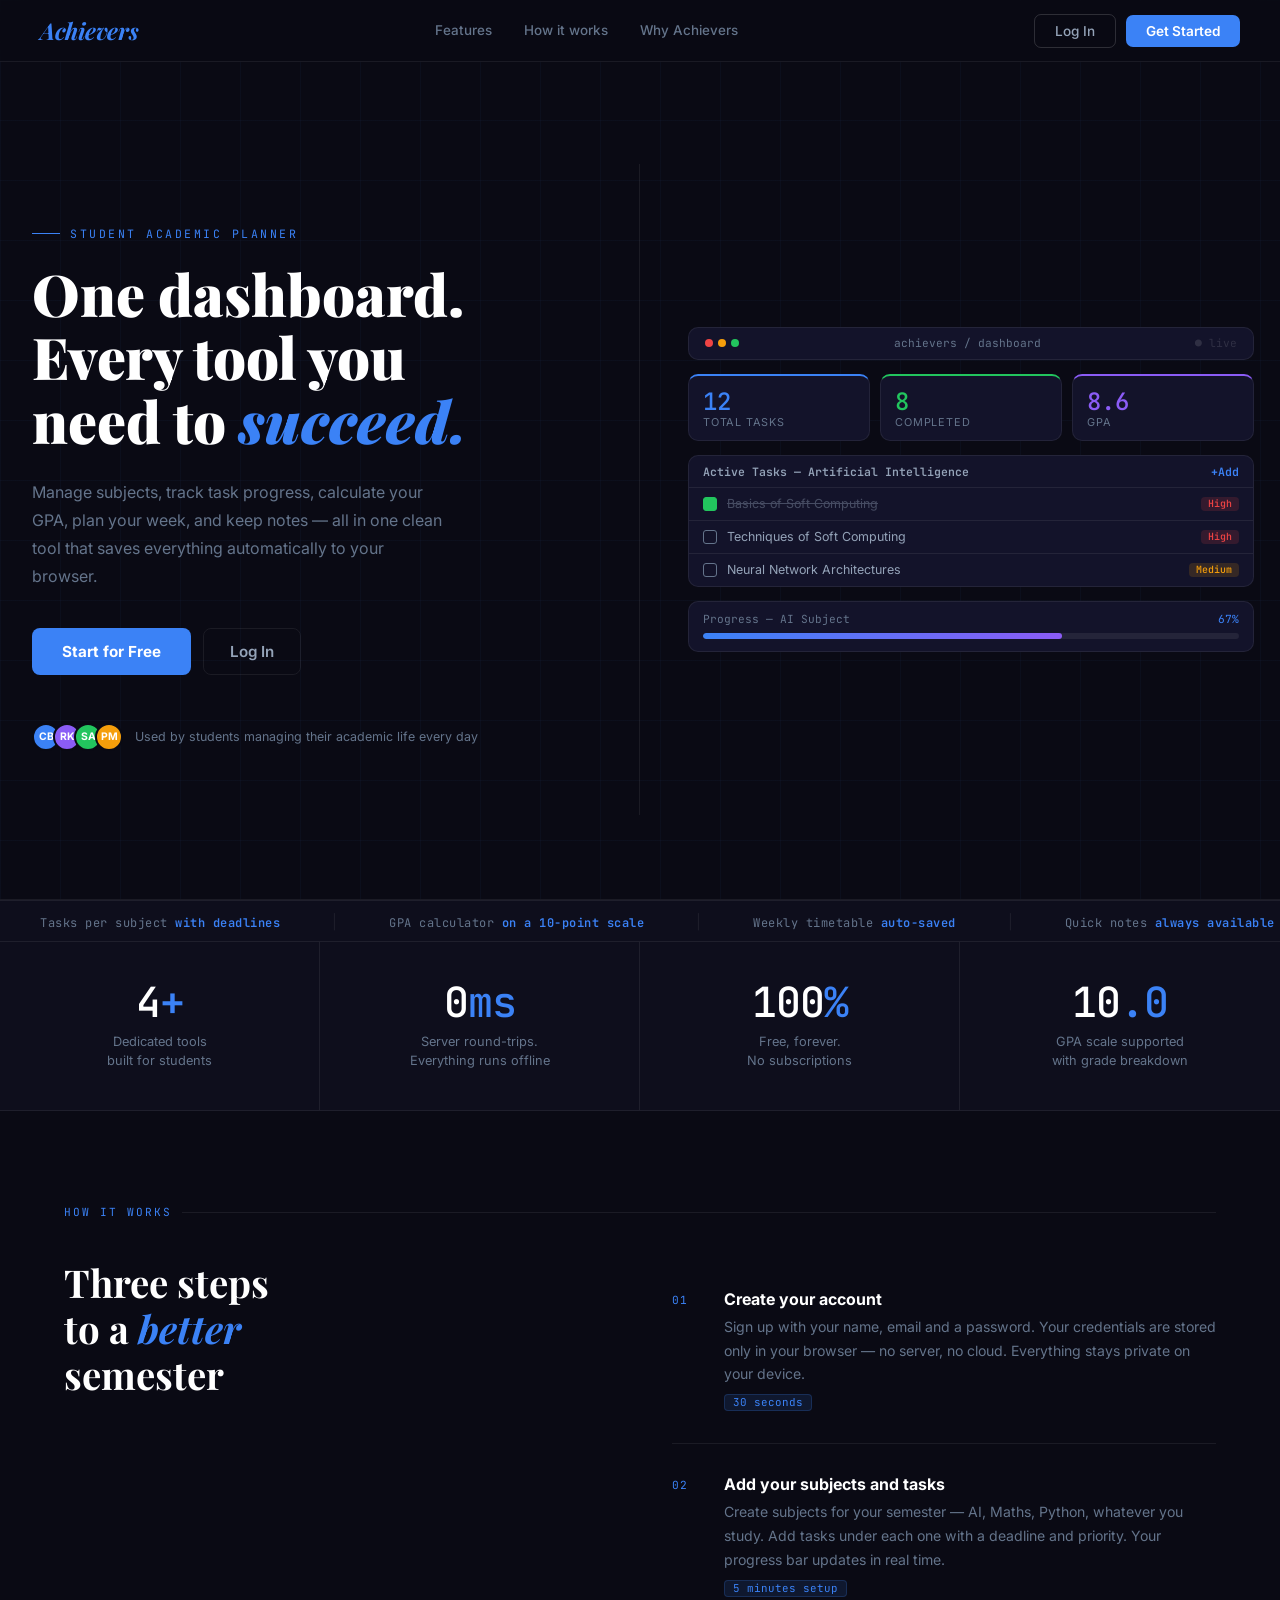
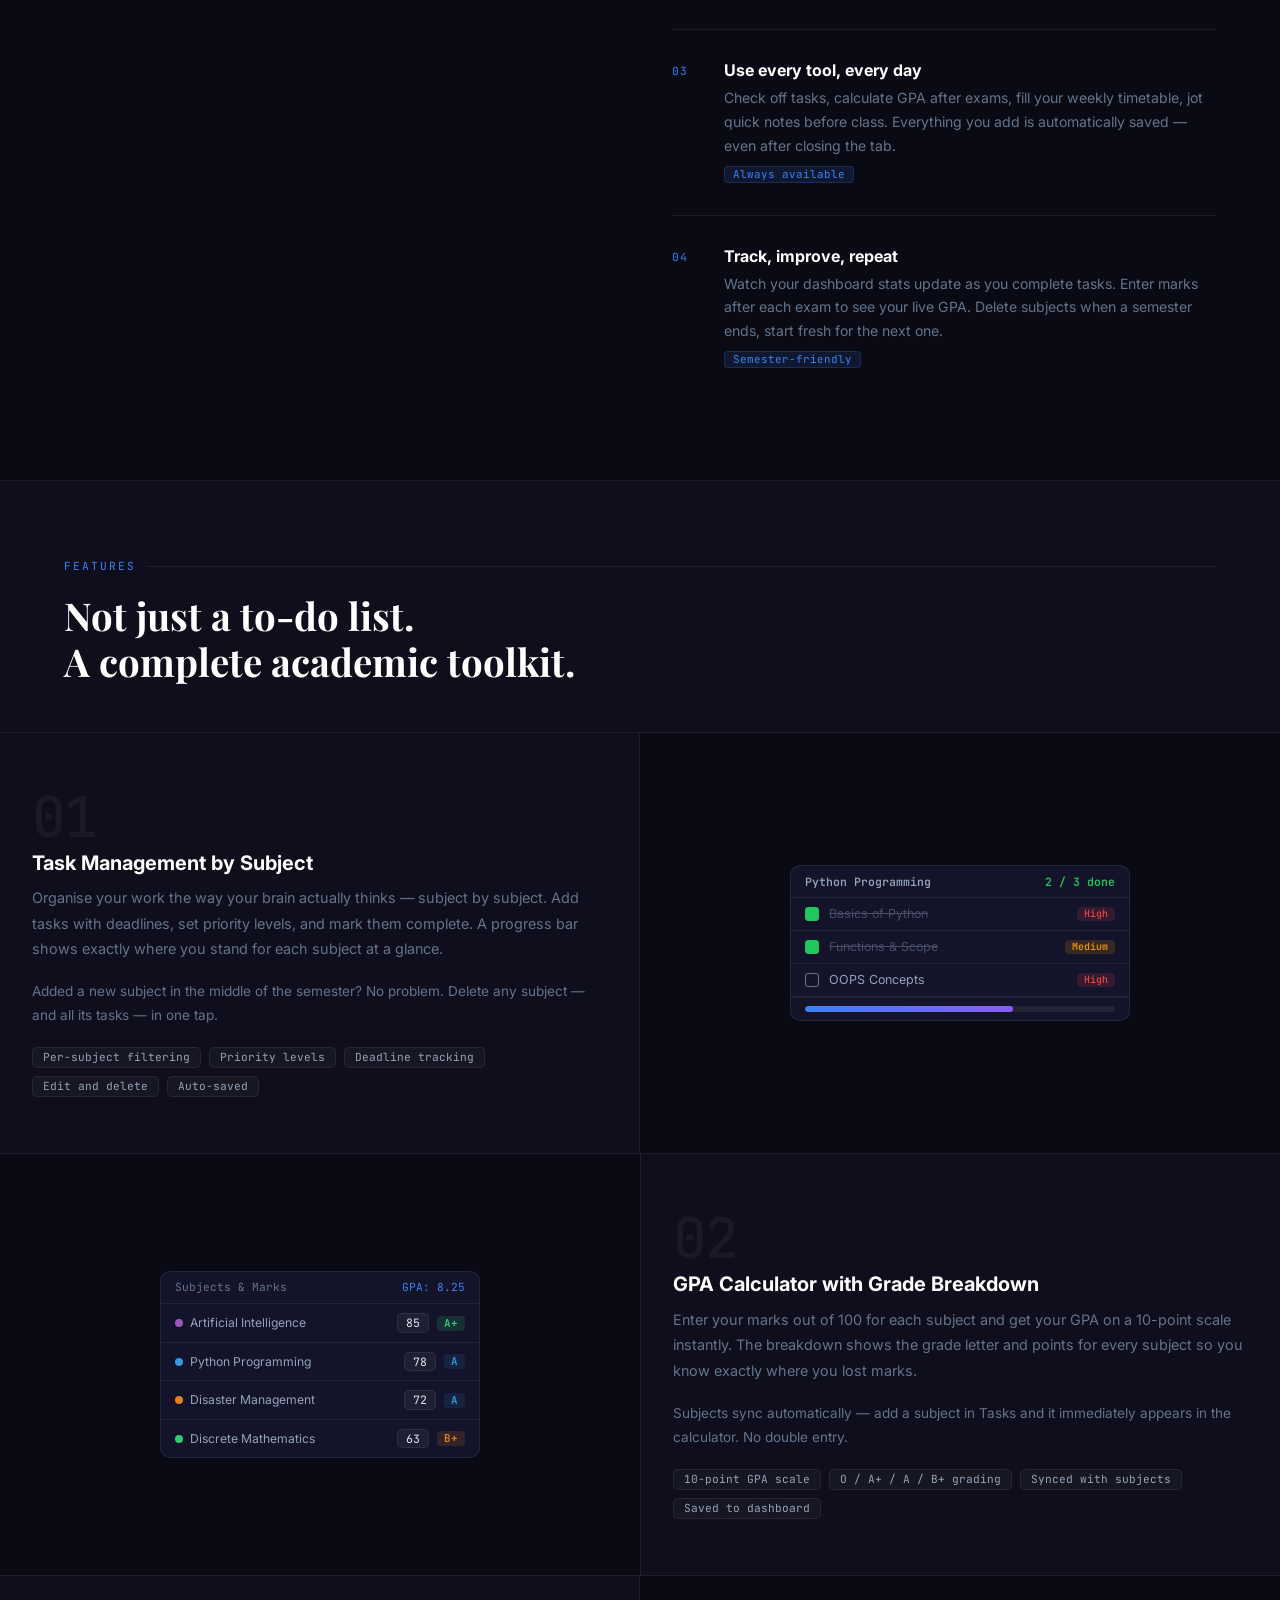
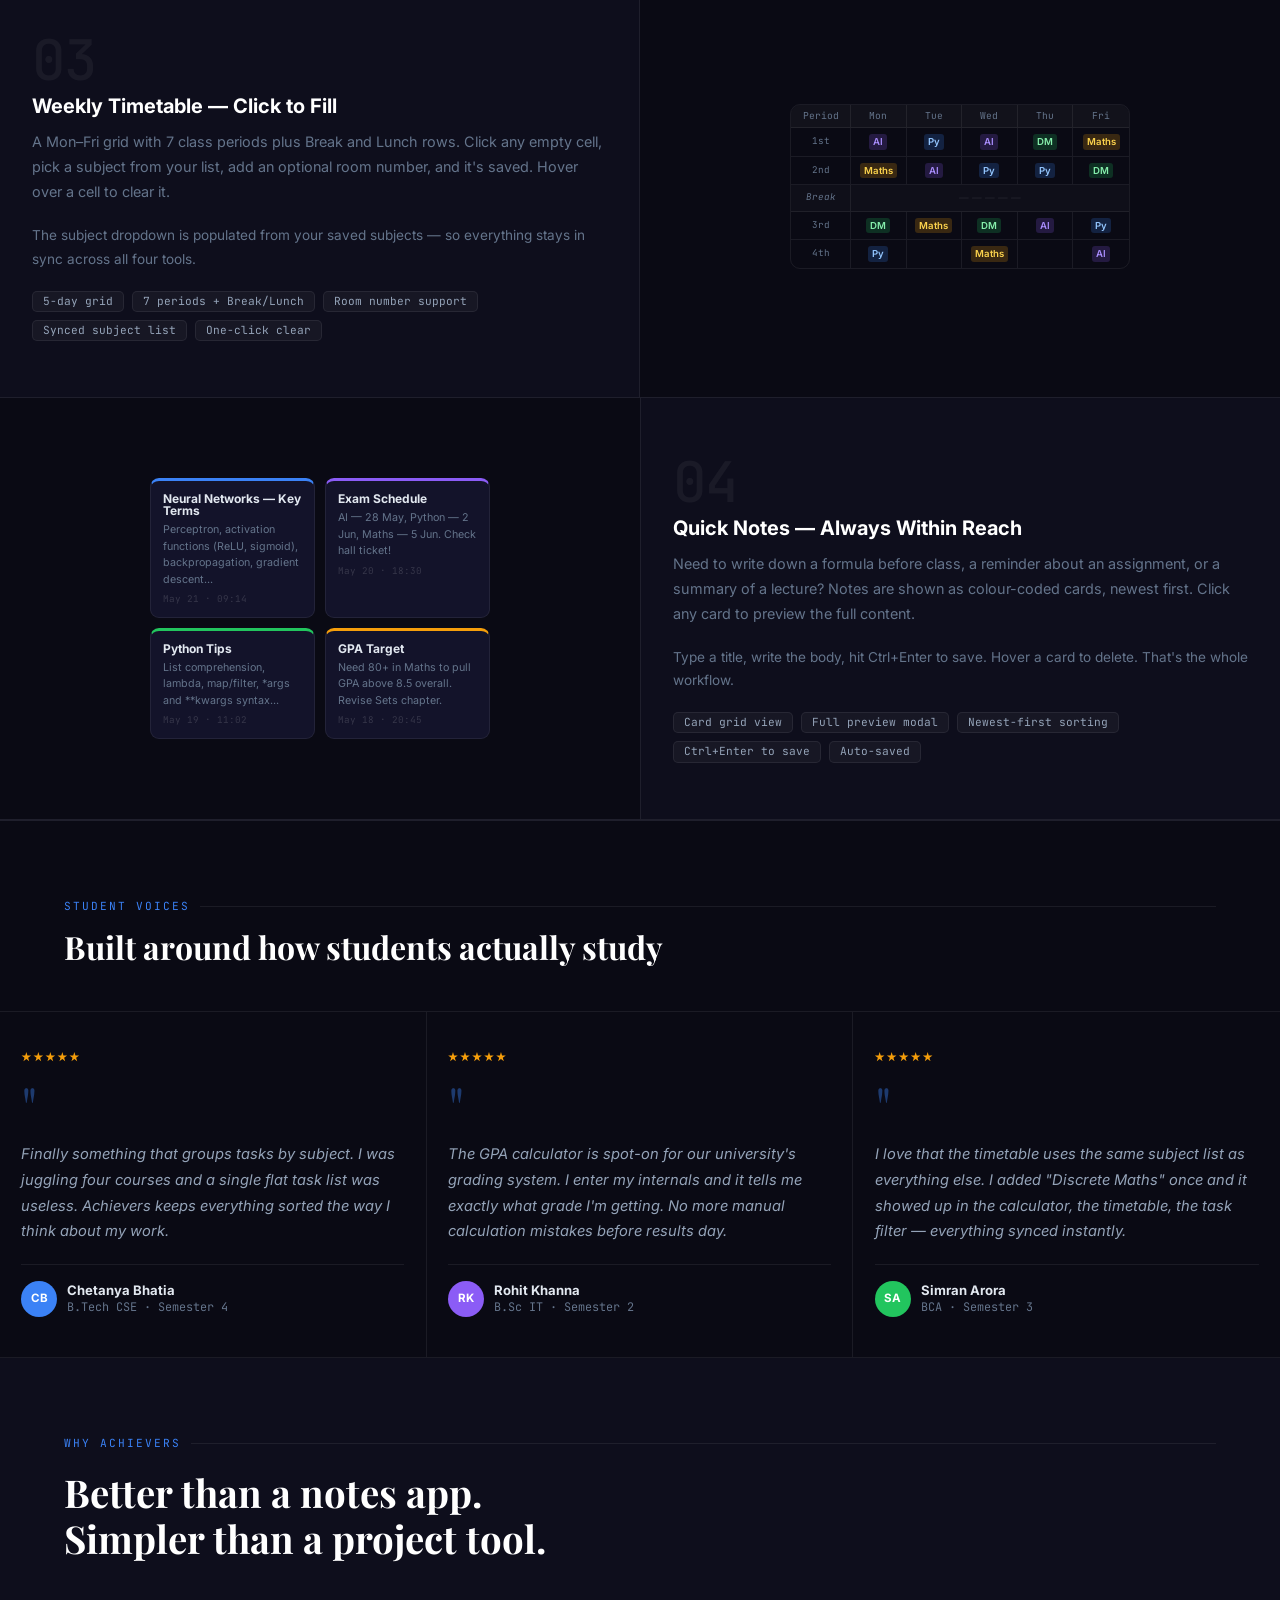
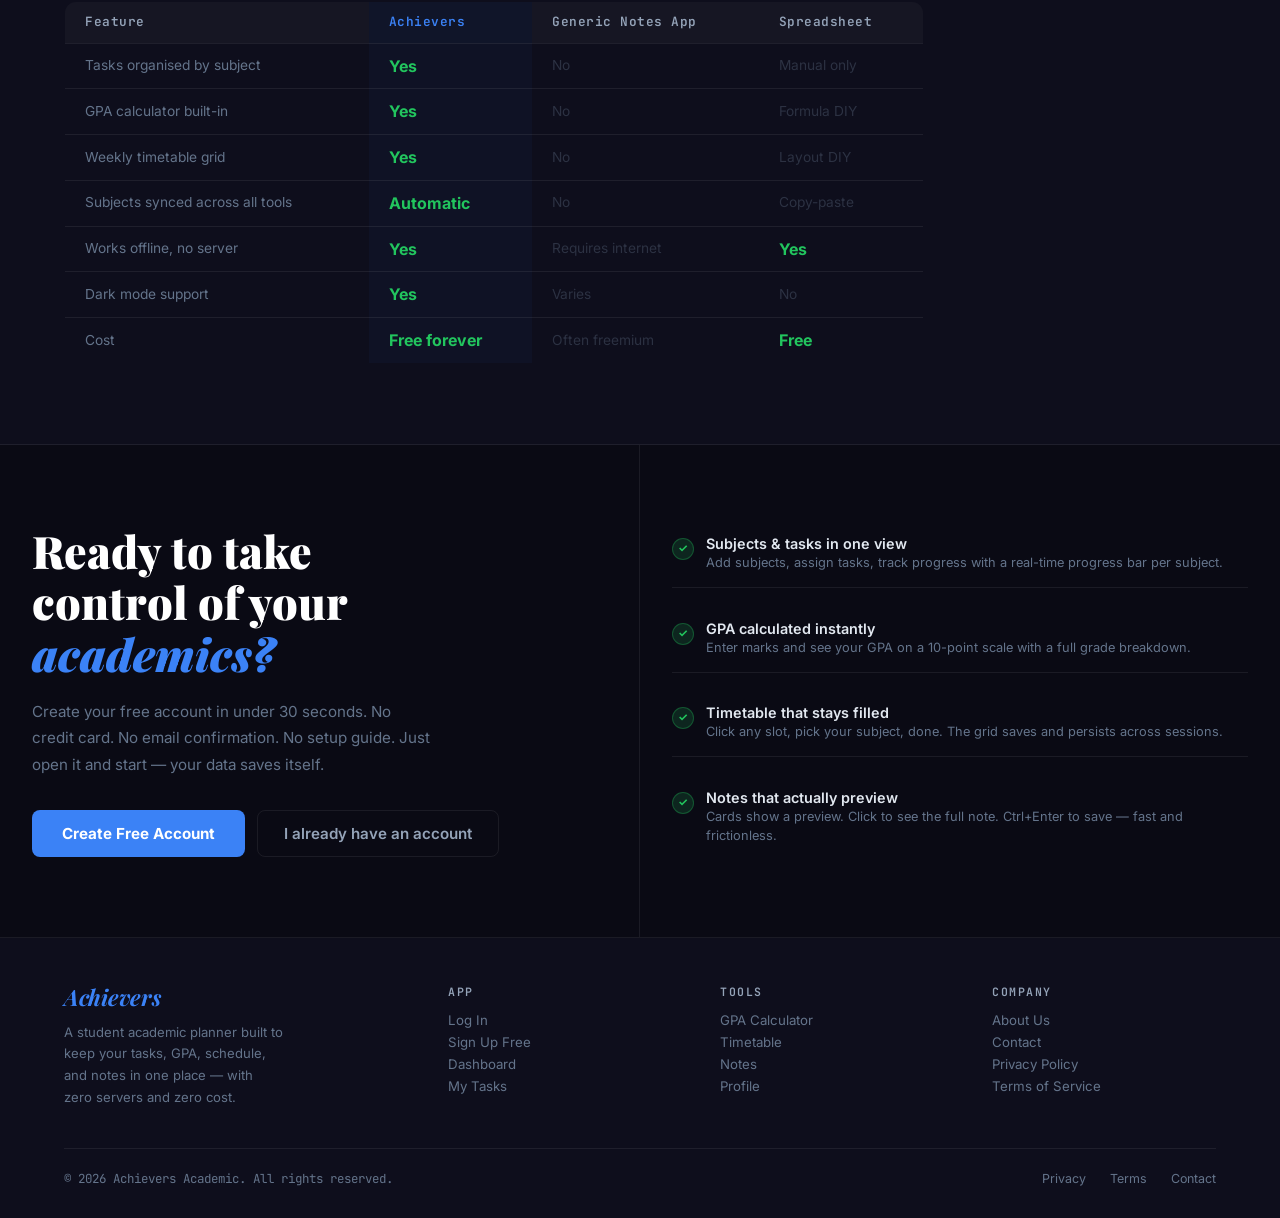
<file: index.html>
<!DOCTYPE html>
<html lang="en">
<head>
    <meta charset="UTF-8">
    <meta name="viewport" content="width=device-width, initial-scale=1.0">
    <title>Dashboard - Achievers</title>
    <link rel="stylesheet" href="style.css">
</head>
<body>
    <div class="app-layout">

        <aside class="sidebar">
            <div class="sidebar-top">
                <h2 class="logo">Achievers</h2>
                <button class="theme-toggle" id="theme-toggle" title="Toggle Theme">
                    <span class="theme-icon" id="theme-icon">&#9790;</span>
                </button>
            </div>

            <a href="profile.html" class="user-profile-section" id="user-profile-section">
                <div class="user-avatar" id="user-avatar">CB</div>
                <div class="user-details">
                    <strong id="sidebar-username">Student</strong>
                    <span class="user-details-email">View Profile</span>
                </div>
                <span class="profile-chevron">&#8250;</span>
            </a>

            <nav class="sidebar-nav">
                <span class="sidebar-nav-label">Menu</span>
                <a href="index.html" class="nav-link active" data-page="index">
                    <span class="nav-link-icon">&#8962;</span>Dashboard
                </a>
                <a href="tasks.html" class="nav-link" data-page="tasks">
                    <span class="nav-link-icon">&#10003;</span>My Tasks
                </a>
                <a href="timetable.html" class="nav-link" data-page="timetable">
                    <span class="nav-link-icon">&#9783;</span>Timetable
                </a>
                <a href="notes.html" class="nav-link" data-page="notes">
                    <span class="nav-link-icon">&#9998;</span>Notes
                </a>
                <a href="calculator.html" class="nav-link" data-page="calculator">
                    <span class="nav-link-icon">&#8721;</span>Calculator
                </a>
            </nav>

            <div class="sidebar-divider"></div>

            <a href="login.html" class="sidebar-logout-btn" id="logout-link">
                <span class="nav-link-icon">&#10148;</span>Logout
            </a>

            <div class="widget grades-widget">
                <h3>Current GPA</h3>
                <div class="gpa-display">
                    <span class="gpa-score" id="gpa-score">--</span>
                    <span class="gpa-label">/ 10.0</span>
                </div>
            </div>
        </aside>

        <main class="main-content">
            <div class="dashboard-header">
                <div class="welcome-section">
                    <h1>Welcome, <span id="welcome-name">Student</span>!</h1>
                    <p id="welcome-date"></p>
                </div>
                <div class="clock-widget">
                    <div>
                        <span class="clock-time" id="clock-time">00<span class="clock-colon">:</span>00<span class="clock-colon">:</span>00</span>
                        <span class="clock-period" id="clock-period">AM</span>
                    </div>
                    <div class="clock-date" id="clock-date">Loading...</div>
                </div>
            </div>

            <div class="stats-grid">
                <div class="stat-card">
                    <span class="stat-value" id="stat-tasks">0</span>
                    <span class="stat-label">Total Tasks</span>
                </div>
                <div class="stat-card">
                    <span class="stat-value" id="stat-completed">0</span>
                    <span class="stat-label">Completed</span>
                </div>
                <div class="stat-card">
                    <span class="stat-value" id="stat-subjects">4</span>
                    <span class="stat-label">Subjects</span>
                </div>
                <div class="stat-card">
                    <span class="stat-value" id="stat-gpa">--</span>
                    <span class="stat-label">GPA</span>
                </div>
            </div>

            <div class="quick-actions">
                <h2>Quick Actions</h2>
                <div class="action-grid">
                    <a href="tasks.html" class="action-card">
                        Tasks
                    </a>
                    <a href="timetable.html" class="action-card">
                        Timetable
                    </a>
                    <a href="notes.html" class="action-card">
                        My Notes
                    </a>
                    <a href="calculator.html" class="action-card">
                        GPA Calculator
                    </a>
                    <a href="profile.html" class="action-card">
                        My Profile
                    </a>
                </div>
            </div>

            <div class="quote-section">
                <blockquote id="quote-text">"The secret of getting ahead is getting started."</blockquote>
                <cite id="quote-author">- Mark Twain</cite>
            </div>
        </main>
    </div>

    <footer class="app-footer">
        <div class="footer-content">
            <div class="footer-section">
                <p>&copy; 2026 <strong>Achievers</strong> Academic. All rights reserved.</p>
            </div>
            <div class="footer-links">
                <a href="about.html">About Us</a>
                <a href="contact.html">Contact Us</a>
                <a href="privacy.html">Privacy Policy</a>
                <a href="terms.html">Terms of Service</a>
            </div>
        </div>
    </footer>

    <script src="script.js"></script>
    <script>
        var quotes = [
            { text: "The secret of getting ahead is getting started.", author: "Mark Twain" },
            { text: "Education is the most powerful weapon which you can use to change the world.", author: "Nelson Mandela" },
            { text: "The beautiful thing about learning is that nobody can take it away from you.", author: "B.B. King" },
            { text: "Success is the sum of small efforts, repeated day in and day out.", author: "Robert Collier" },
            { text: "Don't watch the clock; do what it does. Keep going.", author: "Sam Levenson" },
            { text: "The expert in anything was once a beginner.", author: "Helen Hayes" }
        ];
        var q = quotes[Math.floor(Math.random() * quotes.length)];
        document.getElementById('quote-text').textContent = '"' + q.text + '"';
        document.getElementById('quote-author').textContent = '- ' + q.author;

        var name = localStorage.getItem('userName') || 'Student';
        document.getElementById('welcome-name').textContent = name;

        var totalTasks = localStorage.getItem('totalTasks') || '9';
        var completedTasks = localStorage.getItem('completedTasks') || '0';
        var totalSubjects = localStorage.getItem('totalSubjects') || '4';
        var gpa = localStorage.getItem('currentGPA') || '--';

        document.getElementById('stat-tasks').textContent = totalTasks;
        document.getElementById('stat-completed').textContent = completedTasks;
        document.getElementById('stat-subjects').textContent = totalSubjects;
        document.getElementById('stat-gpa').textContent = gpa;
    </script>
</body>
</html>
</file>
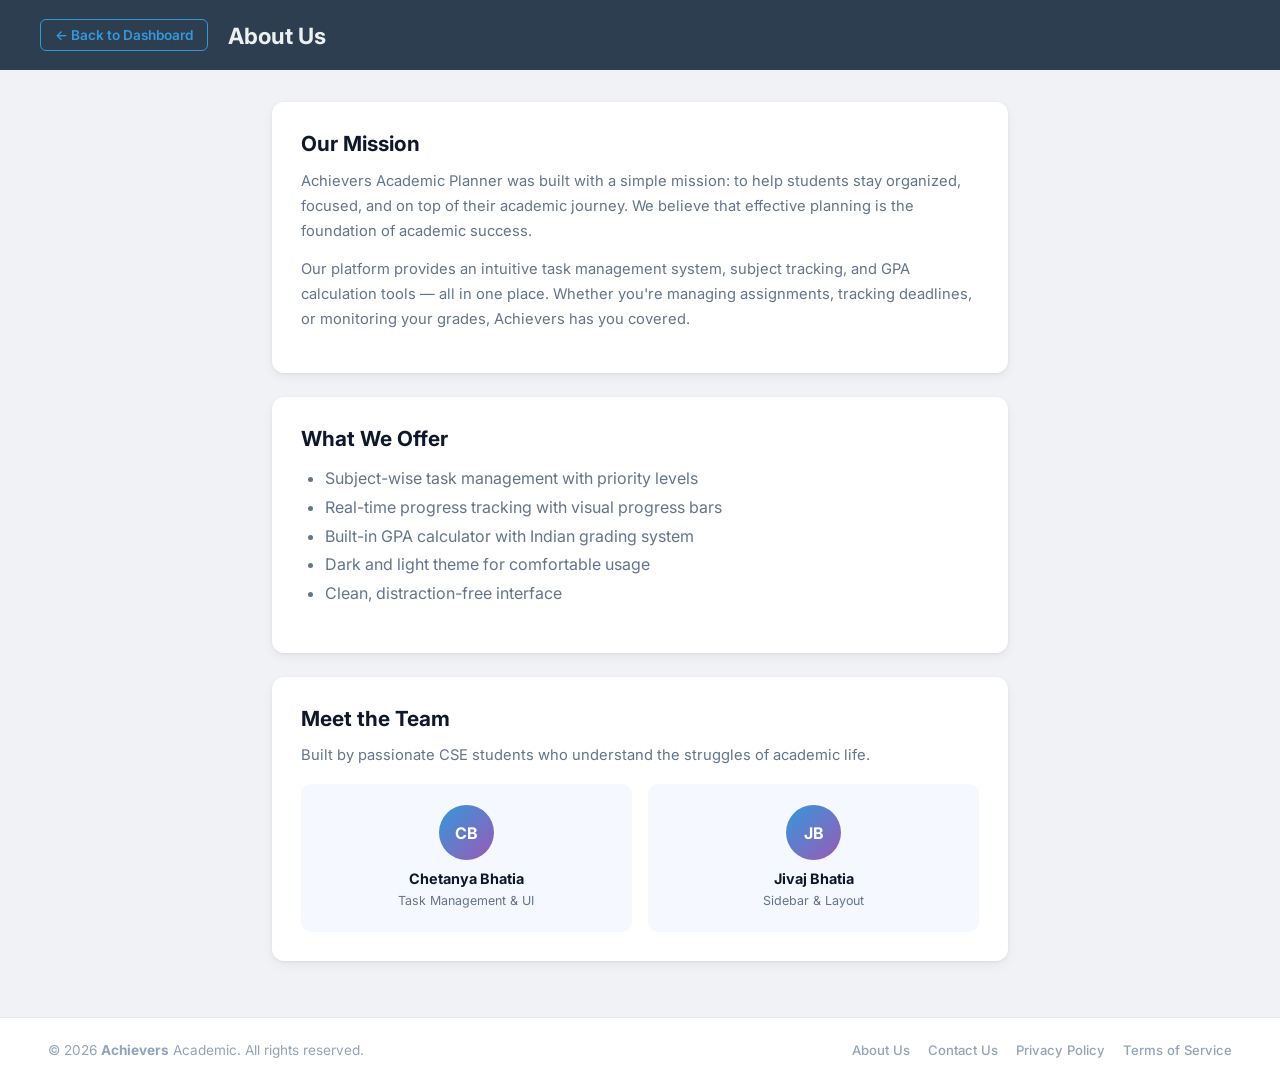
<file: about.html>
<!DOCTYPE html>
<html lang="en">
<head>
    <meta charset="UTF-8">
    <meta name="viewport" content="width=device-width, initial-scale=1.0">
    <title>About Us - Achievers</title>
    <link rel="stylesheet" href="style.css">
</head>
<body>
    <div class="page-wrapper">
        <header class="page-header">
            <a href="index.html" class="back-btn">&#8592; Back to Dashboard</a>
            <h1>About Us</h1>
        </header>

        <div class="page-body">
            <div class="page-card">
                <h2>Our Mission</h2>
                <p>
                    Achievers Academic Planner was built with a simple mission: to help students stay organized,
                    focused, and on top of their academic journey. We believe that effective planning is the
                    foundation of academic success.
                </p>
                <p>
                    Our platform provides an intuitive task management system, subject tracking, and GPA
                    calculation tools — all in one place. Whether you're managing assignments, tracking
                    deadlines, or monitoring your grades, Achievers has you covered.
                </p>
            </div>

            <div class="page-card">
                <h2>What We Offer</h2>
                <ul>
                    <li>Subject-wise task management with priority levels</li>
                    <li>Real-time progress tracking with visual progress bars</li>
                    <li>Built-in GPA calculator with Indian grading system</li>
                    <li>Dark and light theme for comfortable usage</li>
                    <li>Clean, distraction-free interface</li>
                </ul>
            </div>

            <div class="page-card">
                <h2>Meet the Team</h2>
                <p>Built by passionate CSE students who understand the struggles of academic life.</p>
                <div class="team-grid">
                    <div class="team-card">
                        <div class="team-avatar">CB</div>
                        <h4>Chetanya Bhatia</h4>
                        <p>Task Management & UI</p>
                    </div>
                    <div class="team-card">
                        <div class="team-avatar">JB</div>
                        <h4>Jivaj Bhatia</h4>
                        <p>Sidebar & Layout</p>
                    </div>
                </div>
            </div>
        </div>

        <footer class="app-footer">
            <div class="footer-content">
                <div class="footer-section">
                    <p>&copy; 2026 <strong>Achievers</strong> Academic. All rights reserved.</p>
                </div>
                <div class="footer-links">
                    <a href="about.html">About Us</a>
                    <a href="contact.html">Contact Us</a>
                    <a href="privacy.html">Privacy Policy</a>
                    <a href="terms.html">Terms of Service</a>
                </div>
            </div>
        </footer>
    </div>

    <script>
        var theme = localStorage.getItem('theme') || 'light';
        document.body.setAttribute('data-theme', theme);
    </script>
</body>
</html>
</file>
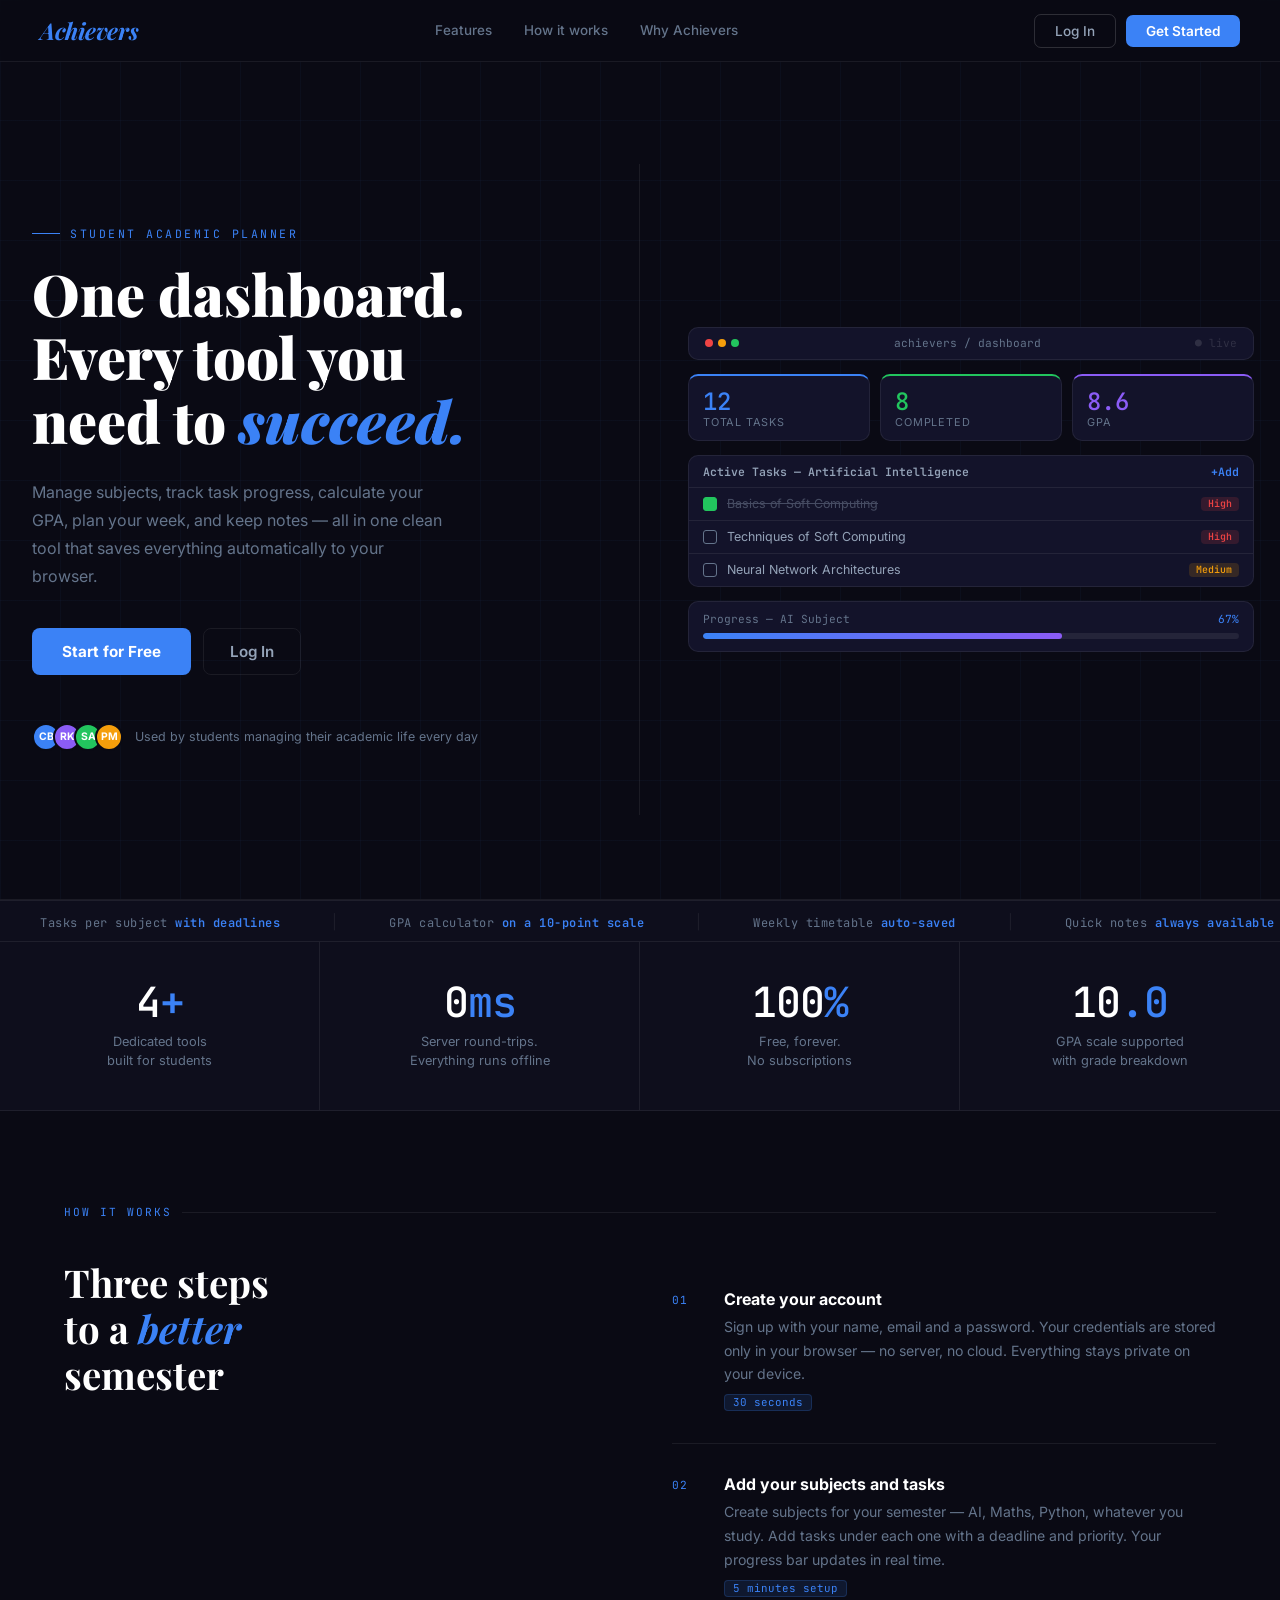
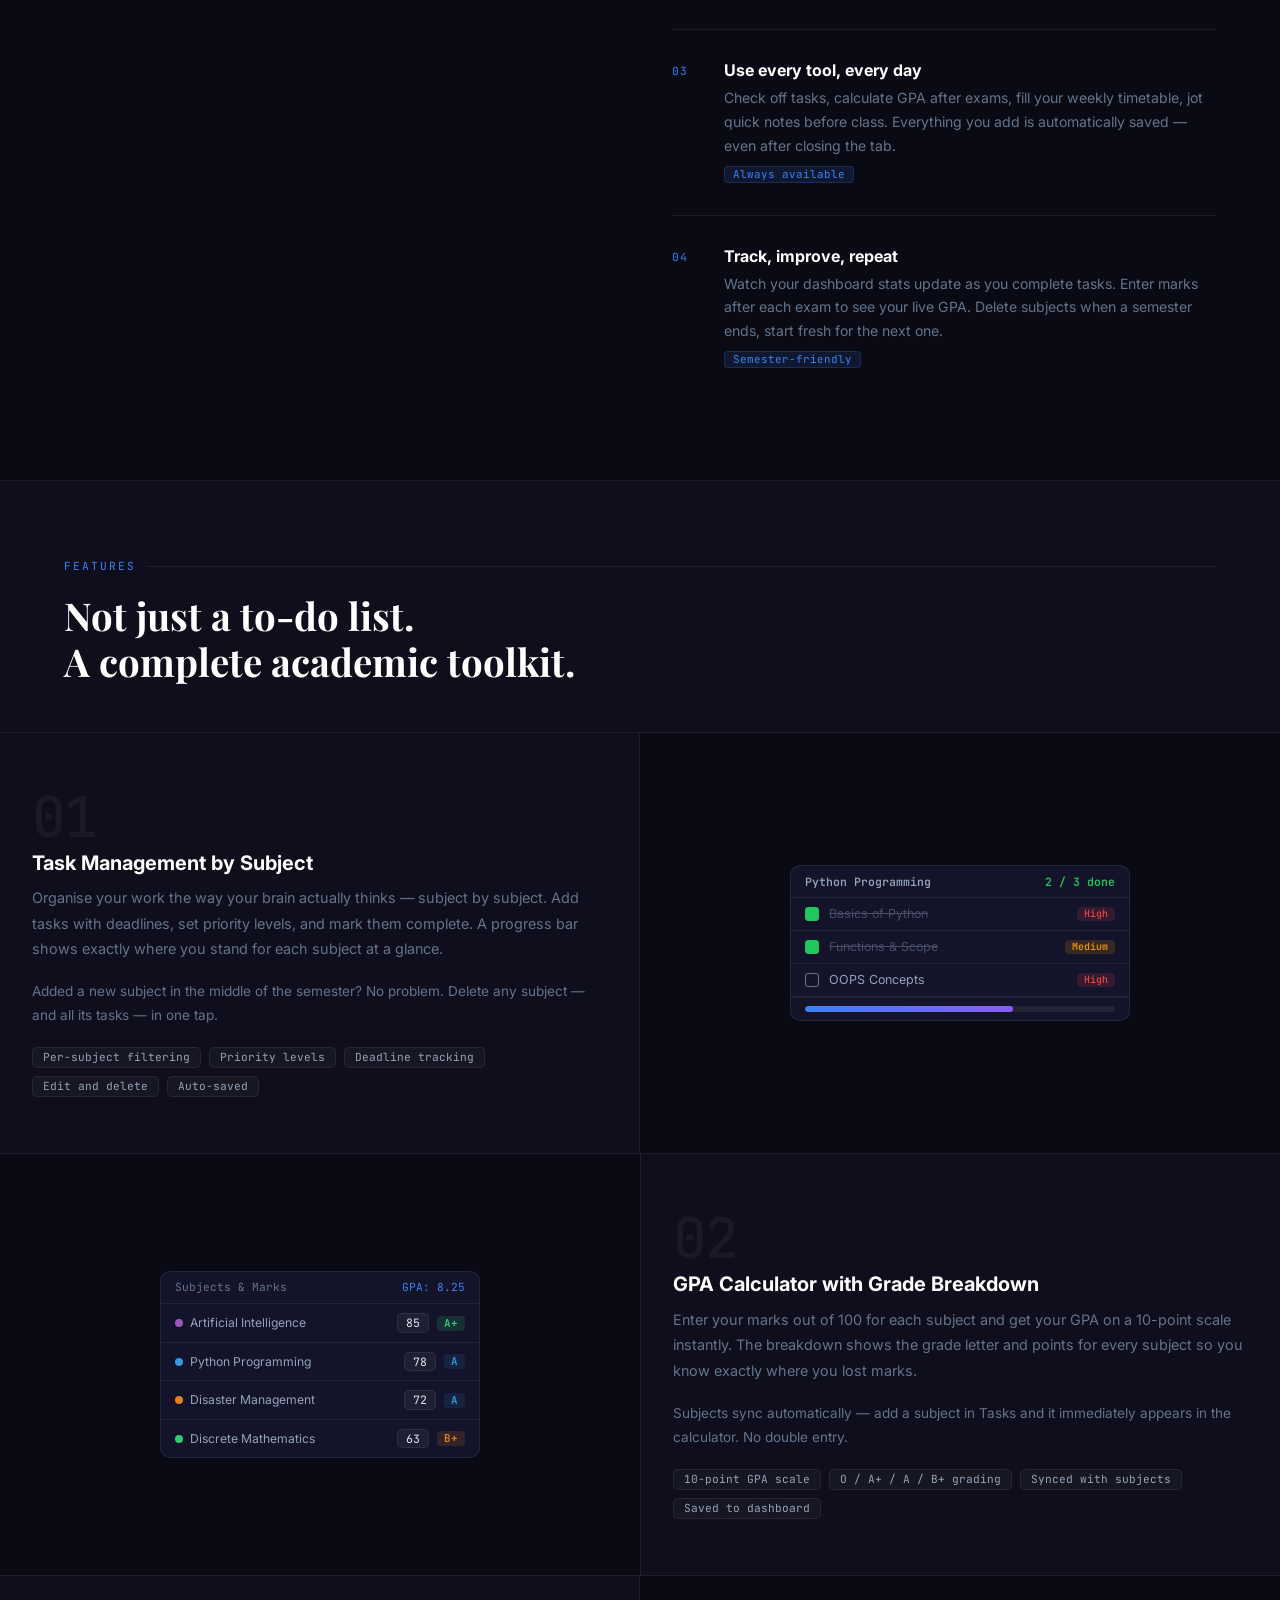
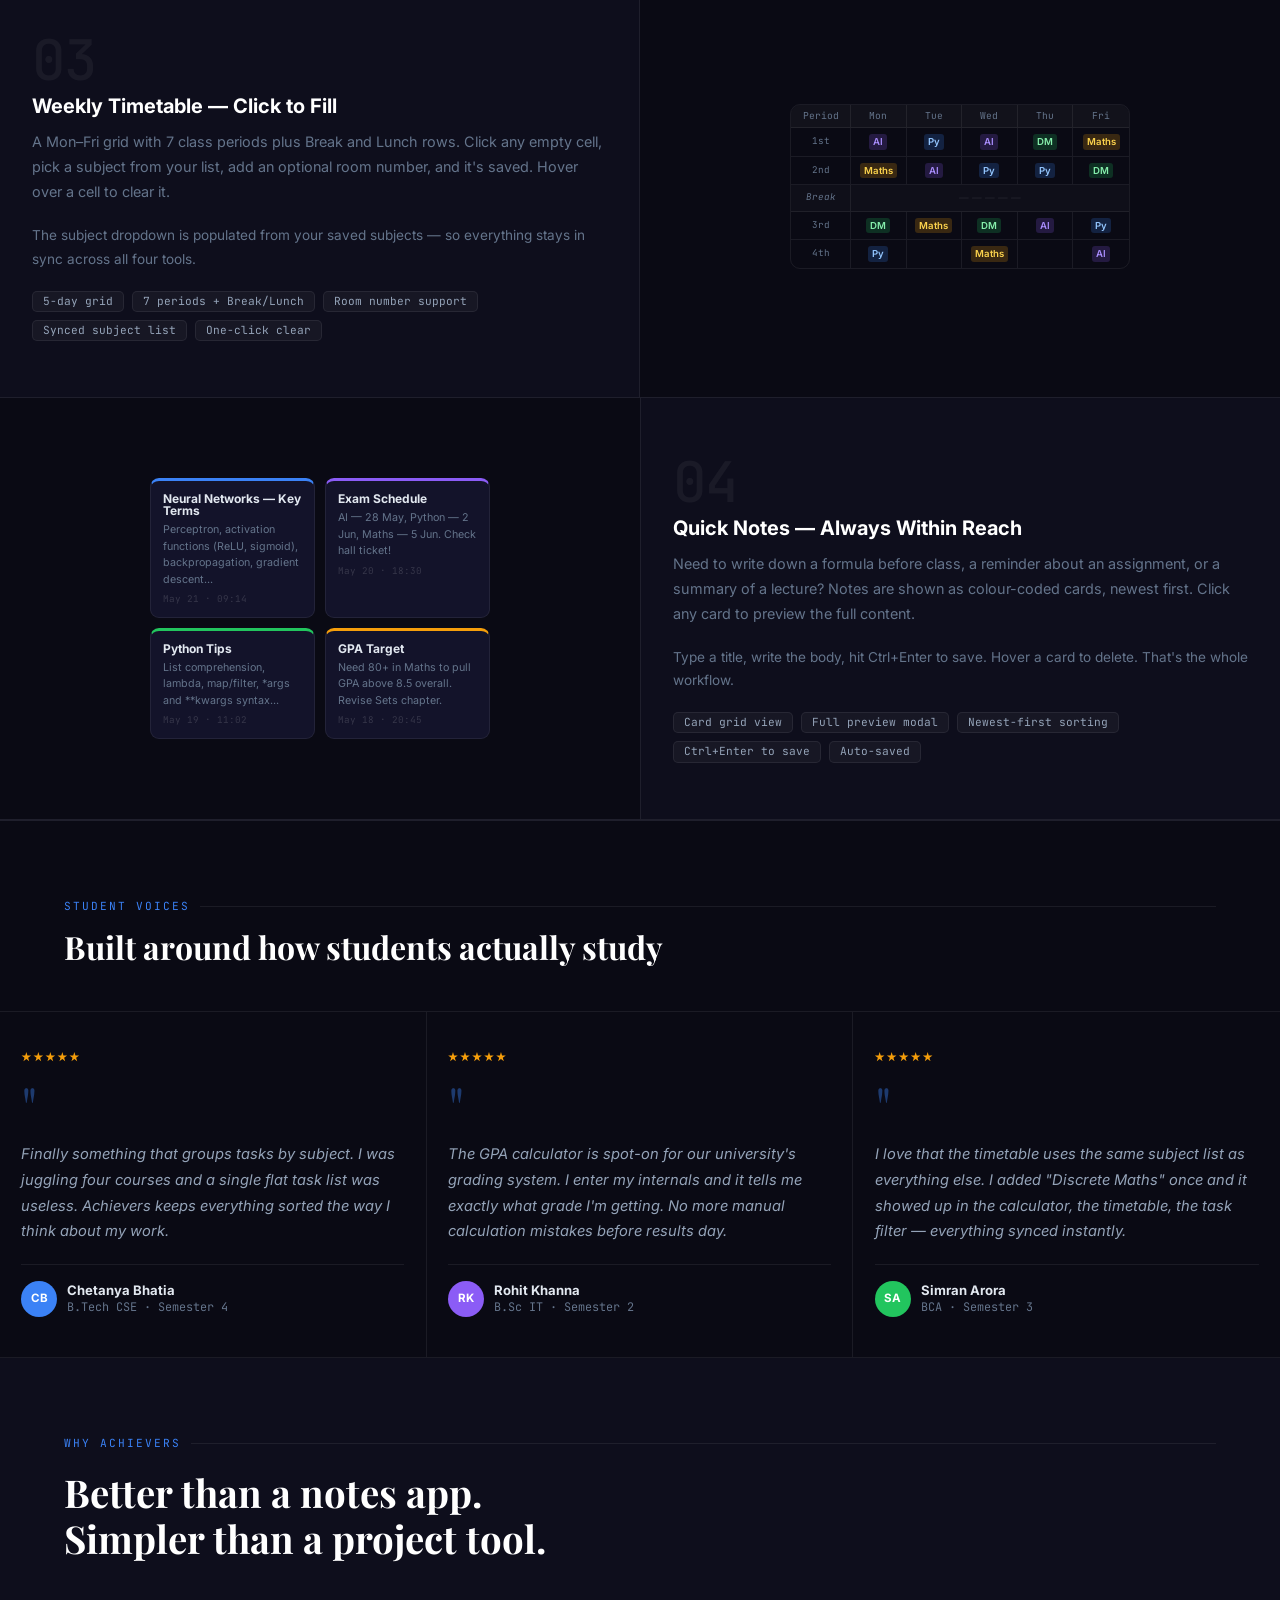
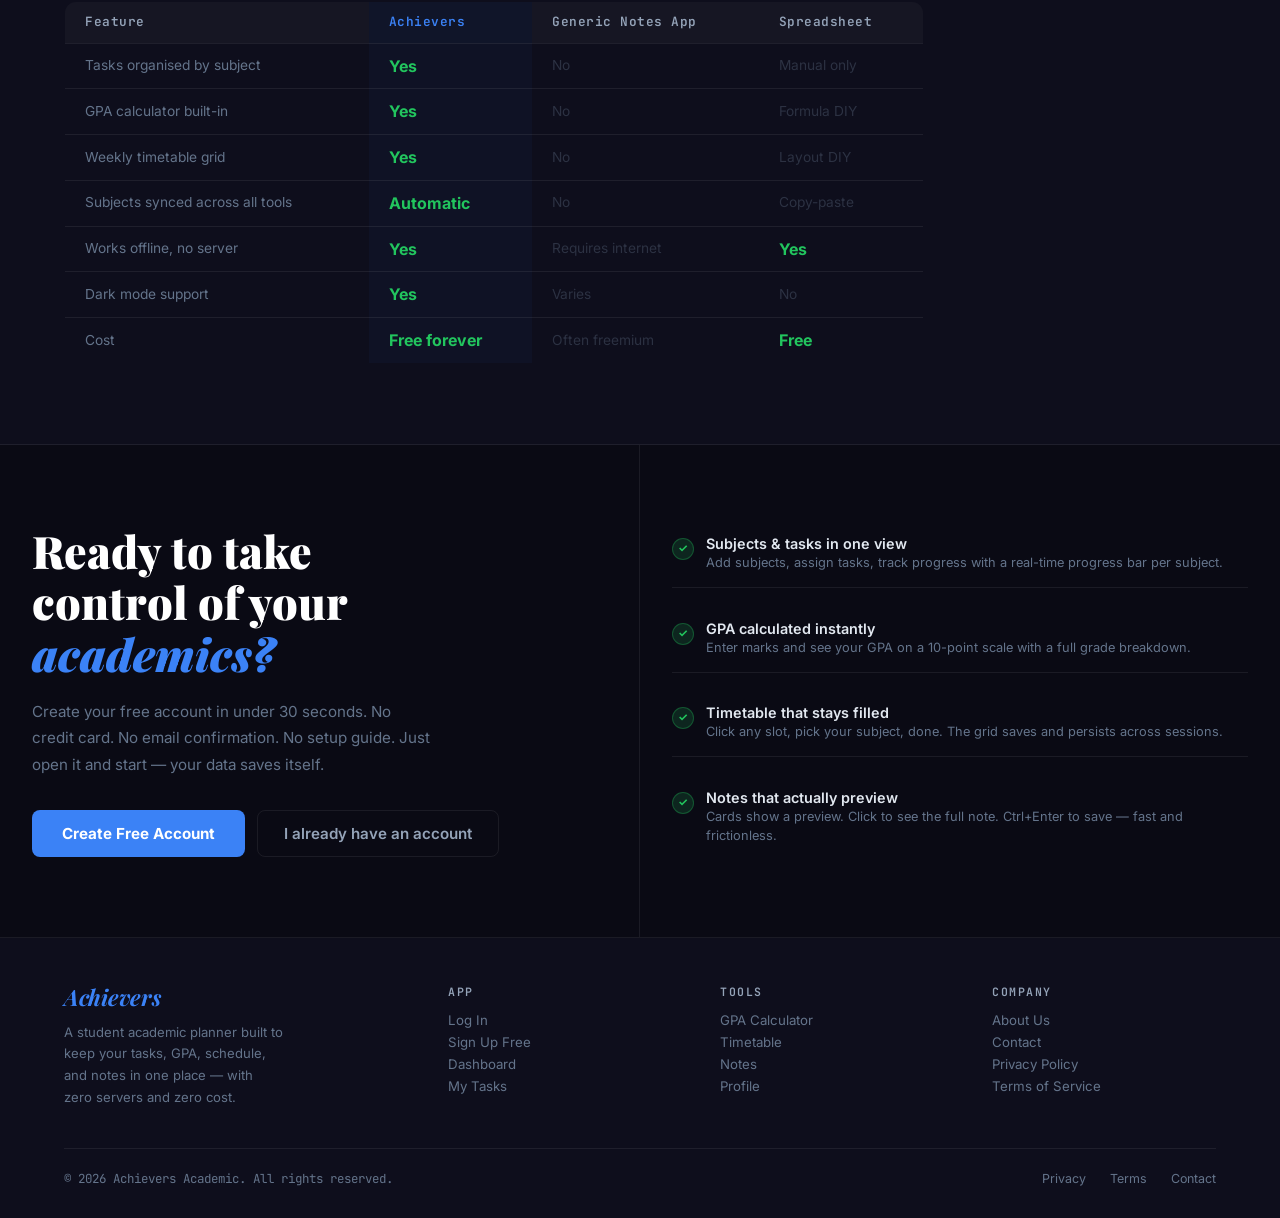
<file: calculator.html>
<!DOCTYPE html>
<html lang="en">
<head>
    <meta charset="UTF-8">
    <meta name="viewport" content="width=device-width, initial-scale=1.0">
    <title>GPA Calculator - Achievers</title>
    <link rel="stylesheet" href="style.css">
</head>
<body>
    <div class="app-layout">

        <aside class="sidebar">
            <div class="sidebar-top">
                <h2 class="logo">Achievers</h2>
                <button class="theme-toggle" id="theme-toggle" title="Toggle Theme">
                    <span class="theme-icon" id="theme-icon">&#9790;</span>
                </button>
            </div>

            <a href="profile.html" class="user-profile-section" id="user-profile-section">
                <div class="user-avatar" id="user-avatar">CB</div>
                <div class="user-details">
                    <strong id="sidebar-username">Student</strong>
                    <span class="user-details-email">View Profile</span>
                </div>
                <span class="profile-chevron">&#8250;</span>
            </a>

            <nav class="sidebar-nav">
                <span class="sidebar-nav-label">Menu</span>
                <a href="index.html" class="nav-link" data-page="index">
                    <span class="nav-link-icon">&#8962;</span>Dashboard
                </a>
                <a href="tasks.html" class="nav-link" data-page="tasks">
                    <span class="nav-link-icon">&#10003;</span>My Tasks
                </a>
                <a href="timetable.html" class="nav-link" data-page="timetable">
                    <span class="nav-link-icon">&#9783;</span>Timetable
                </a>
                <a href="notes.html" class="nav-link" data-page="notes">
                    <span class="nav-link-icon">&#9998;</span>Notes
                </a>
                <a href="calculator.html" class="nav-link active" data-page="calculator">
                    <span class="nav-link-icon">&#8721;</span>Calculator
                </a>
            </nav>

            <div class="sidebar-divider"></div>

            <a href="login.html" class="sidebar-logout-btn" id="logout-link">
                <span class="nav-link-icon">&#10148;</span>Logout
            </a>

            <div class="widget grades-widget">
                <h3>Current GPA</h3>
                <div class="gpa-display">
                    <span class="gpa-score" id="gpa-score">--</span>
                    <span class="gpa-label">/ 10.0</span>
                </div>
            </div>
        </aside>

        <main class="main-content">
            <div class="calc-page-header">
                <h1>GPA Calculator</h1>
                <p>Enter your marks (out of 100) for each subject to calculate your GPA.</p>
            </div>

            <div class="calc-form-card">
                <div class="card-header">Subjects &amp; Marks</div>
                <!-- Built dynamically by calculator.js from shared subject list -->
                <div id="calc-subjects-container"></div>
                <div class="calc-add-row" id="calc-no-subjects" style="display:none;">
                    <p style="color:var(--text-secondary);font-size:0.88rem;padding:0.5rem 0;">
                        No subjects added yet. Go to <a href="tasks.html" style="color:#3498db;">My Tasks</a> to add subjects first.
                    </p>
                </div>
            </div>

            <div class="calc-action-row">
                <button class="calc-submit-btn" id="calc-submit">Calculate GPA</button>
            </div>

            <!-- Results (hidden initially) -->
            <div class="calc-result-card hidden" id="calc-result-card">
                <div class="calc-result-header">
                    <span class="calc-result-gpa" id="calc-gpa">0.00</span>
                    <div class="calc-result-label">Your GPA out of 10.0</div>
                </div>
                <div class="calc-result-body" id="calc-breakdown"></div>
            </div>

            <!-- Grade Scale Reference -->
            <div class="grade-scale-card">
                <h3>Grade Scale Reference</h3>
                <div class="grade-scale-grid">
                    <div class="grade-scale-item grade-o">O (10)<span>90 - 100</span></div>
                    <div class="grade-scale-item grade-a-plus">A+ (9)<span>80 - 89</span></div>
                    <div class="grade-scale-item grade-a">A (8)<span>70 - 79</span></div>
                    <div class="grade-scale-item grade-b-plus">B+ (7)<span>60 - 69</span></div>
                    <div class="grade-scale-item grade-b">B (6)<span>50 - 59</span></div>
                    <div class="grade-scale-item grade-c">C (5)<span>40 - 49</span></div>
                    <div class="grade-scale-item grade-f">F (0)<span>Below 40</span></div>
                </div>
            </div>
        </main>
    </div>

    <footer class="app-footer">
        <div class="footer-content">
            <div class="footer-section">
                <p>&copy; 2026 <strong>Achievers</strong> Academic. All rights reserved.</p>
            </div>
            <div class="footer-links">
                <a href="about.html">About Us</a>
                <a href="contact.html">Contact Us</a>
                <a href="privacy.html">Privacy Policy</a>
                <a href="terms.html">Terms of Service</a>
            </div>
        </div>
    </footer>

    <script src="script.js"></script>
    <script src="calculator.js"></script>
</body>
</html>
</file>
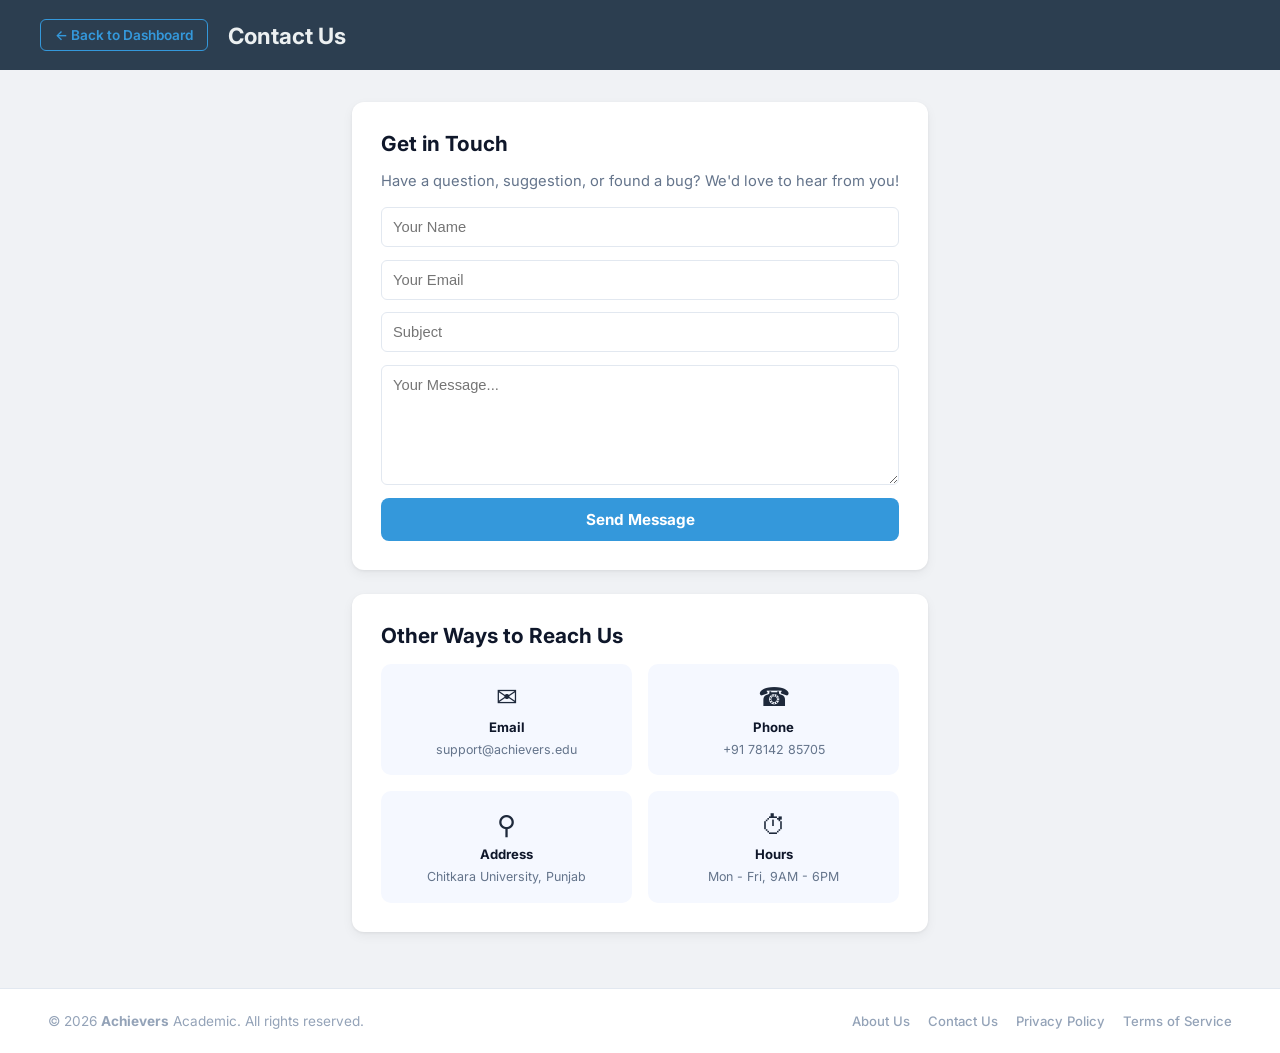
<file: contact.html>
<!DOCTYPE html>
<html lang="en">
<head>
    <meta charset="UTF-8">
    <meta name="viewport" content="width=device-width, initial-scale=1.0">
    <title>Contact Us - Achievers</title>
    <link rel="stylesheet" href="style.css">
</head>
<body>
    <div class="page-wrapper">
        <header class="page-header">
            <a href="index.html" class="back-btn">&#8592; Back to Dashboard</a>
            <h1>Contact Us</h1>
        </header>

        <div class="page-body">
            <div class="page-card">
                <h2>Get in Touch</h2>
                <p>Have a question, suggestion, or found a bug? We'd love to hear from you!</p>

                <form class="contact-form" id="contact-form">
                    <input type="text" placeholder="Your Name" required>
                    <input type="email" placeholder="Your Email" required>
                    <input type="text" placeholder="Subject">
                    <textarea placeholder="Your Message..." required></textarea>
                    <button type="submit" class="contact-submit-btn">Send Message</button>
                </form>

                <p class="save-msg hidden" id="contact-success" style="margin-top: 1rem;">
                    Message sent successfully! We'll get back to you soon.
                </p>
            </div>

            <div class="page-card">
                <h2>Other Ways to Reach Us</h2>
                <div class="contact-info-grid">
                    <div class="contact-info-item">
                        <div class="icon">&#9993;</div>
                        <strong>Email</strong>
                        <span>support@achievers.edu</span>
                    </div>
                    <div class="contact-info-item">
                        <div class="icon">&#9742;</div>
                        <strong>Phone</strong>
                        <span>+91 78142 85705</span>
                    </div>
                    <div class="contact-info-item">
                        <div class="icon">&#9906;</div>
                        <strong>Address</strong>
                        <span>Chitkara University, Punjab</span>
                    </div>
                    <div class="contact-info-item">
                        <div class="icon">&#9201;</div>
                        <strong>Hours</strong>
                        <span>Mon - Fri, 9AM - 6PM</span>
                    </div>
                </div>
            </div>
        </div>

        <footer class="app-footer">
            <div class="footer-content">
                <div class="footer-section">
                    <p>&copy; 2026 <strong>Achievers</strong> Academic. All rights reserved.</p>
                </div>
                <div class="footer-links">
                    <a href="about.html">About Us</a>
                    <a href="contact.html">Contact Us</a>
                    <a href="privacy.html">Privacy Policy</a>
                    <a href="terms.html">Terms of Service</a>
                </div>
            </div>
        </footer>
    </div>

    <script>
        var theme = localStorage.getItem('theme') || 'light';
        document.body.setAttribute('data-theme', theme);

        document.getElementById('contact-form').onsubmit = function(e) {
            e.preventDefault();
            this.reset();
            var msg = document.getElementById('contact-success');
            msg.classList.remove('hidden');
            setTimeout(function() { msg.classList.add('hidden'); }, 4000);
        };
    </script>
</body>
</html>
</file>
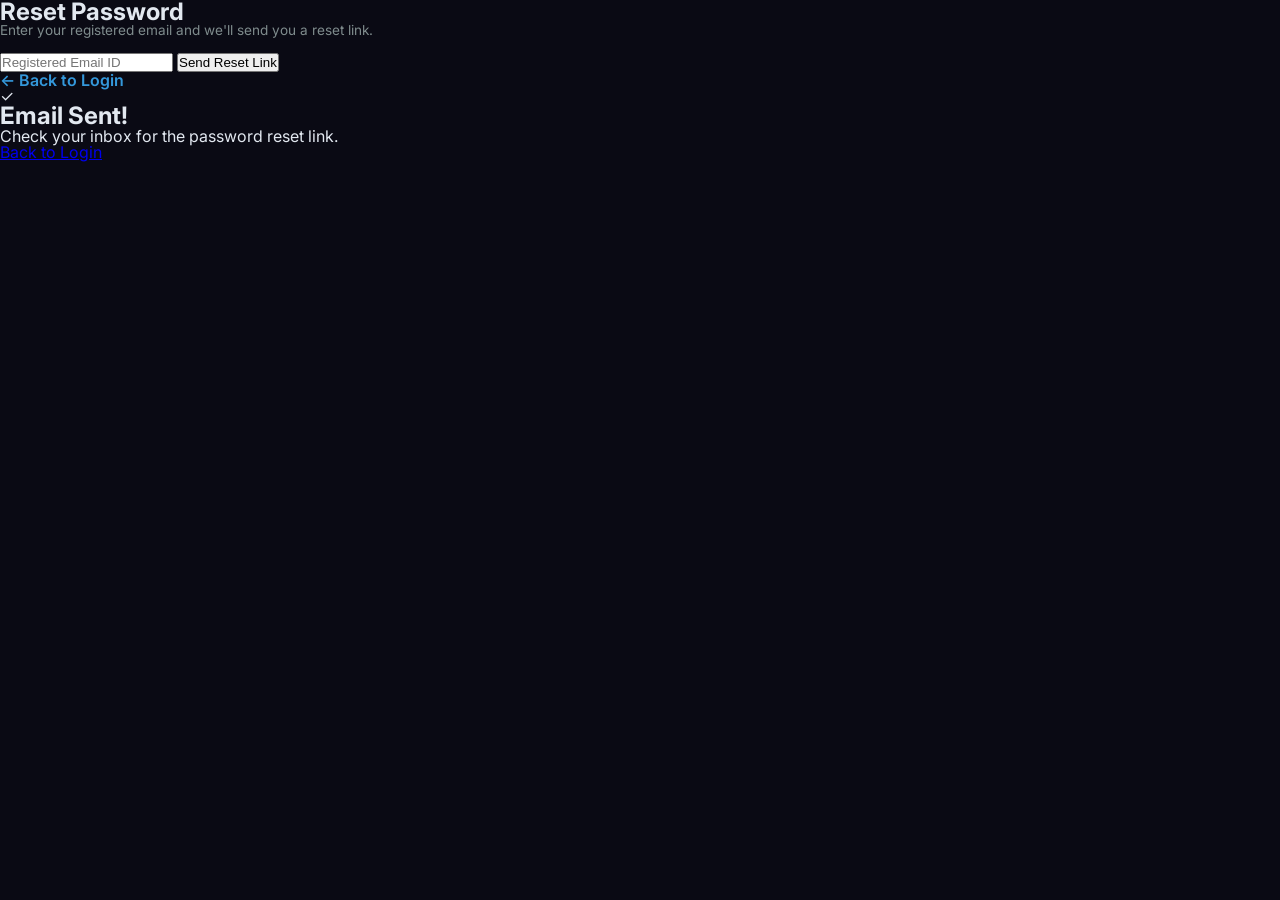
<file: forgot-password.html>
<!DOCTYPE html>
<html lang="en">
<head>
    <meta charset="UTF-8">
    <meta name="viewport" content="width=device-width, initial-scale=1.0">
    <title>Forgot Password - Achievers</title>
    <link rel="stylesheet" href="login.css">
</head>
<body>
    <div class="login-container">
        <div class="form-box">
            <form id="forgotForm" class="input-group">
                <h2>Reset Password</h2>
                <p style="color: #7f8c8d; font-size: 0.85rem; margin-bottom: 15px;">
                    Enter your registered email and we'll send you a reset link.
                </p>
                <input type="email" placeholder="Registered Email ID" required>
                <button type="submit" class="submit-btn">Send Reset Link</button>
                <p class="toggle-text"><a href="login.html" style="color: #3498db; text-decoration: none; font-weight: 600;">&#8592; Back to Login</a></p>
            </form>

            <div id="success-msg" class="success-box hidden">
                <div class="checkmark">&#10003;</div>
                <h2>Email Sent!</h2>
                <p>Check your inbox for the password reset link.</p>
                <a href="login.html" class="back-login-btn">Back to Login</a>
            </div>
        </div>
    </div>

    <script>
        document.getElementById('forgotForm').onsubmit = function(e) {
            e.preventDefault();
            this.classList.add('hidden');
            document.getElementById('success-msg').classList.remove('hidden');
        };
    </script>
</body>
</html>
</file>
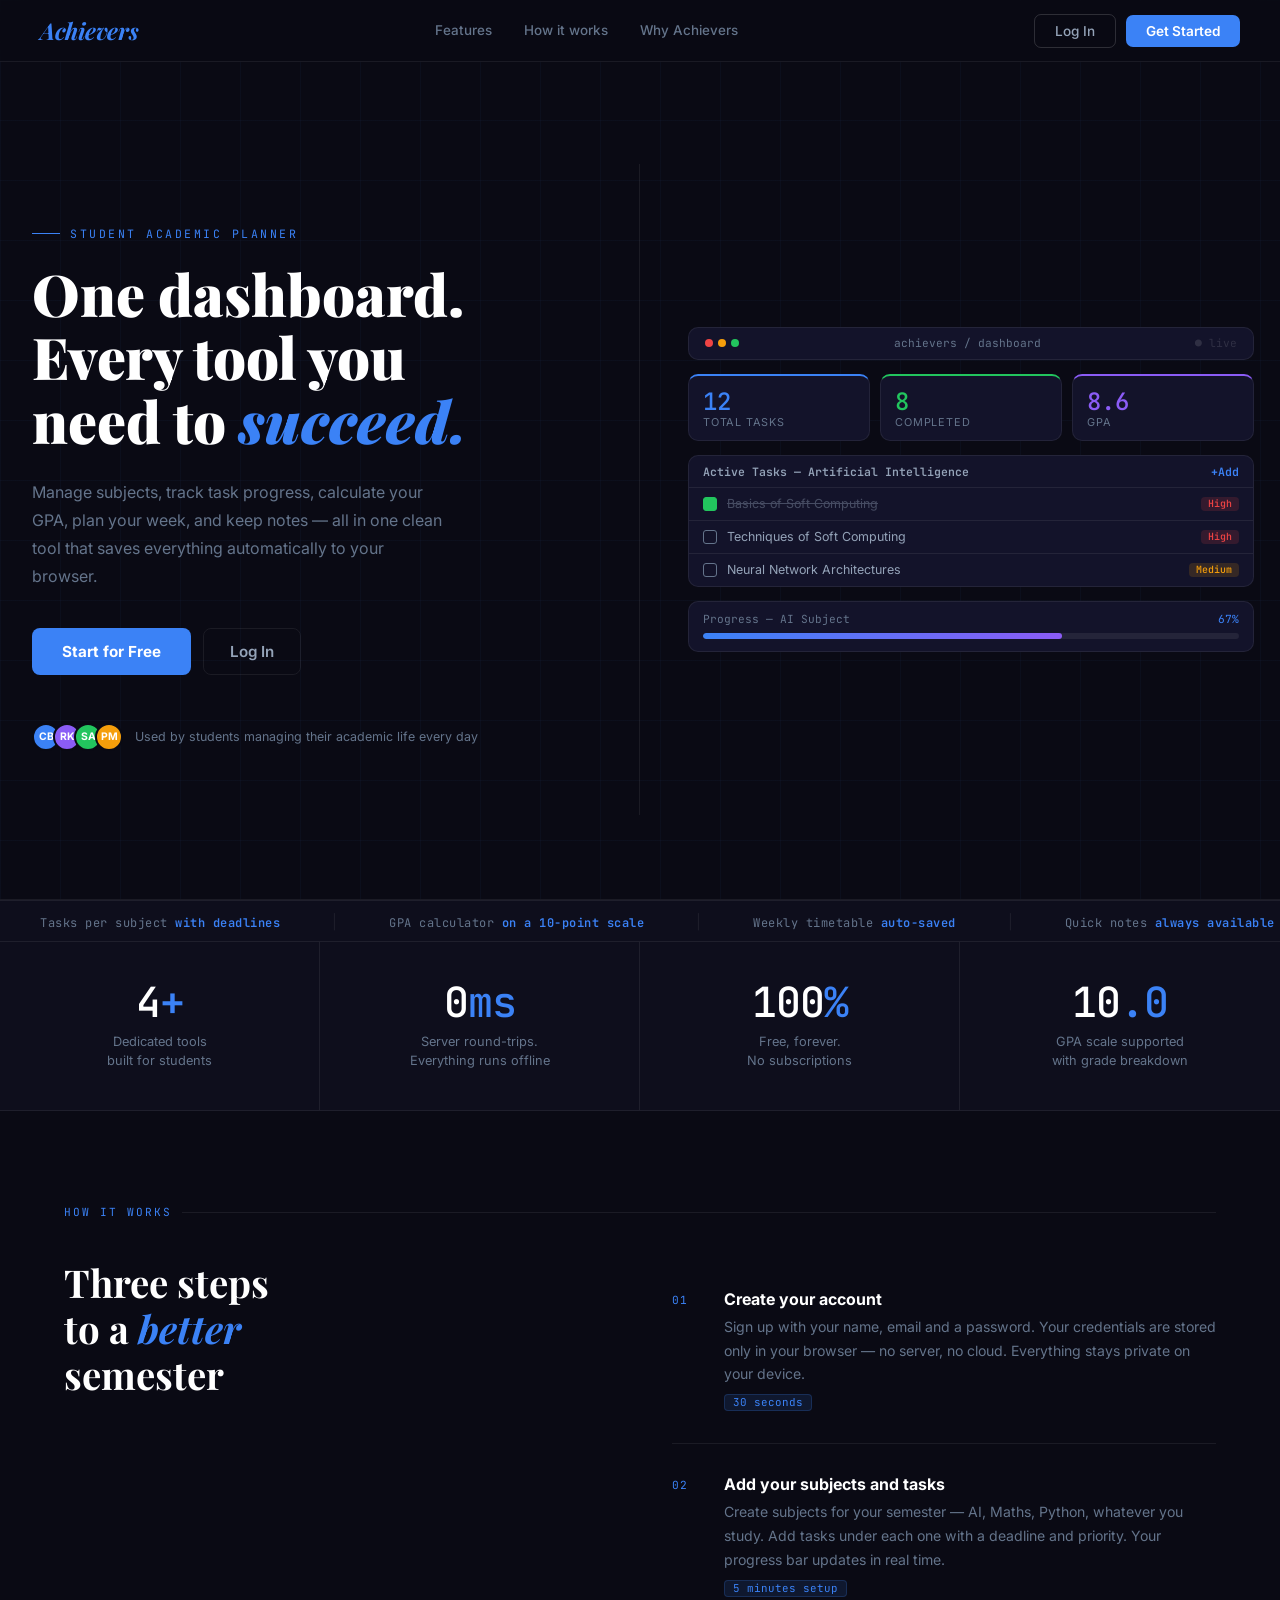
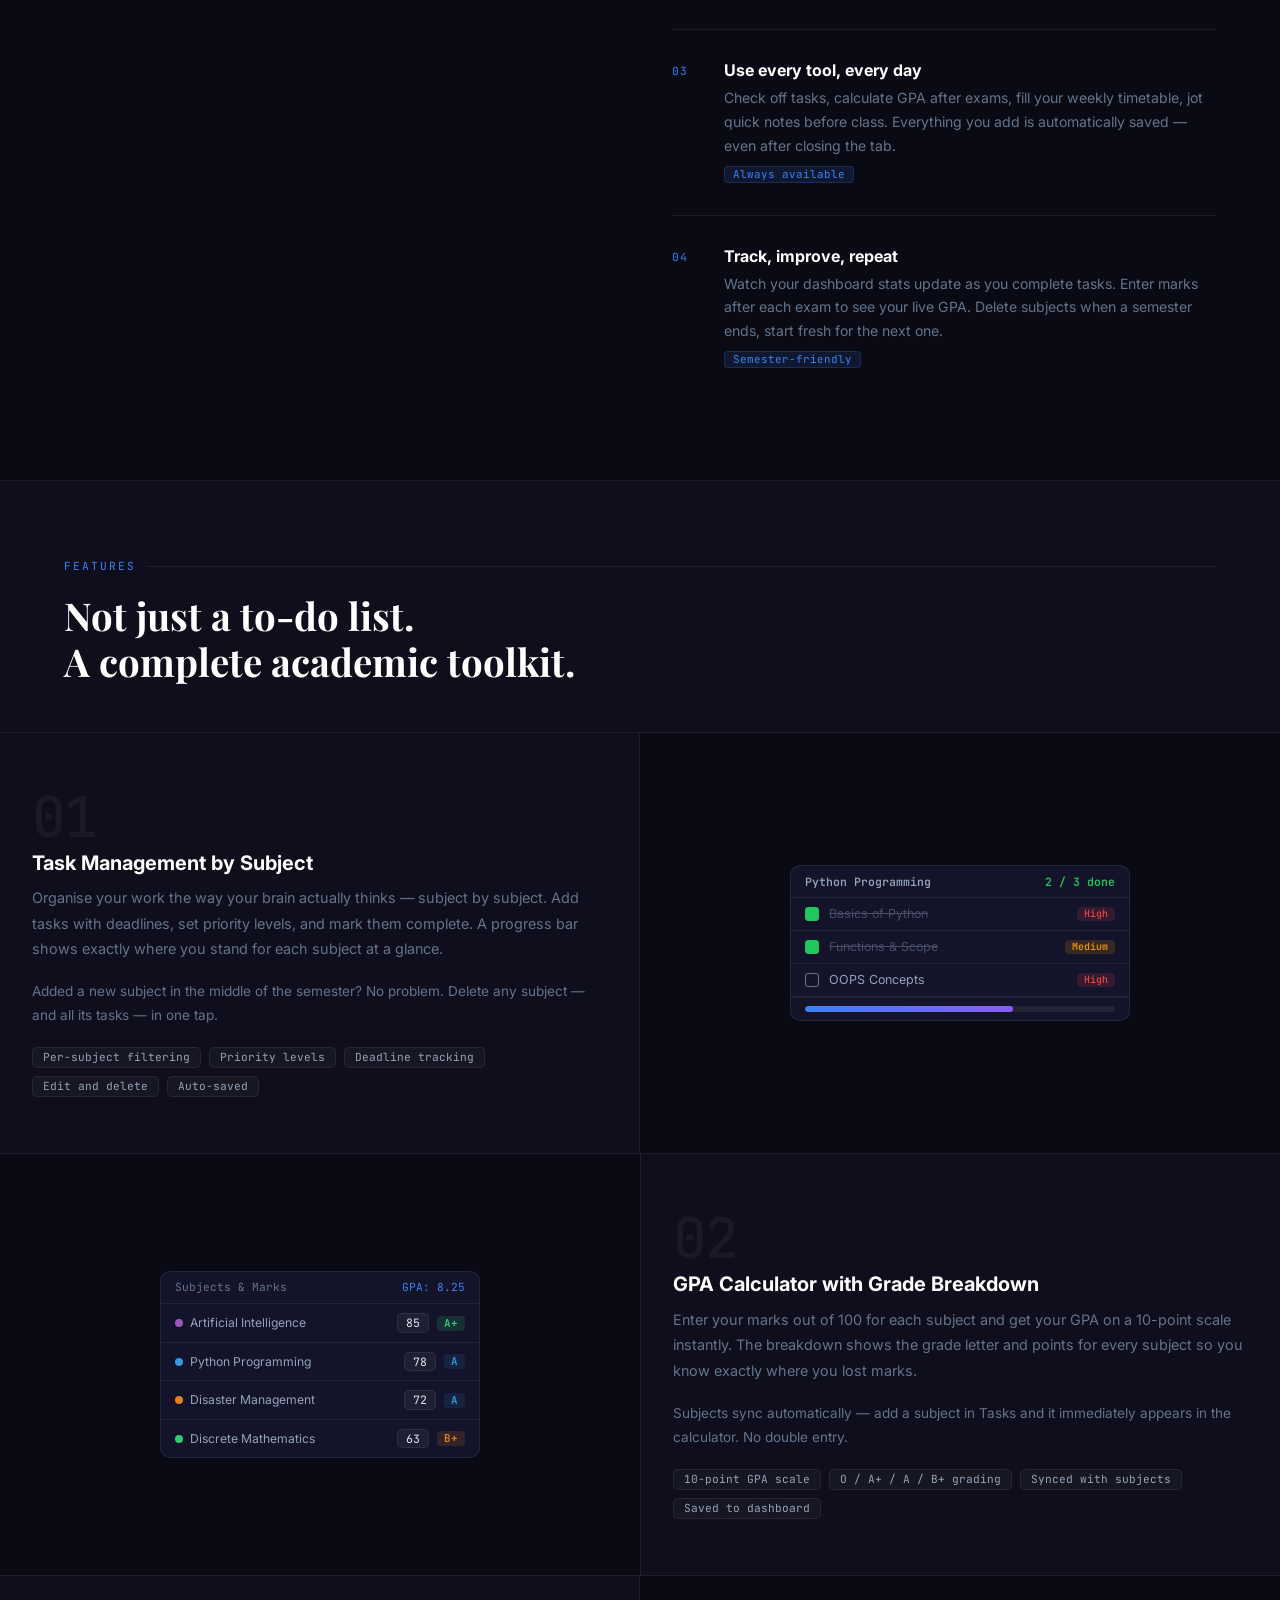
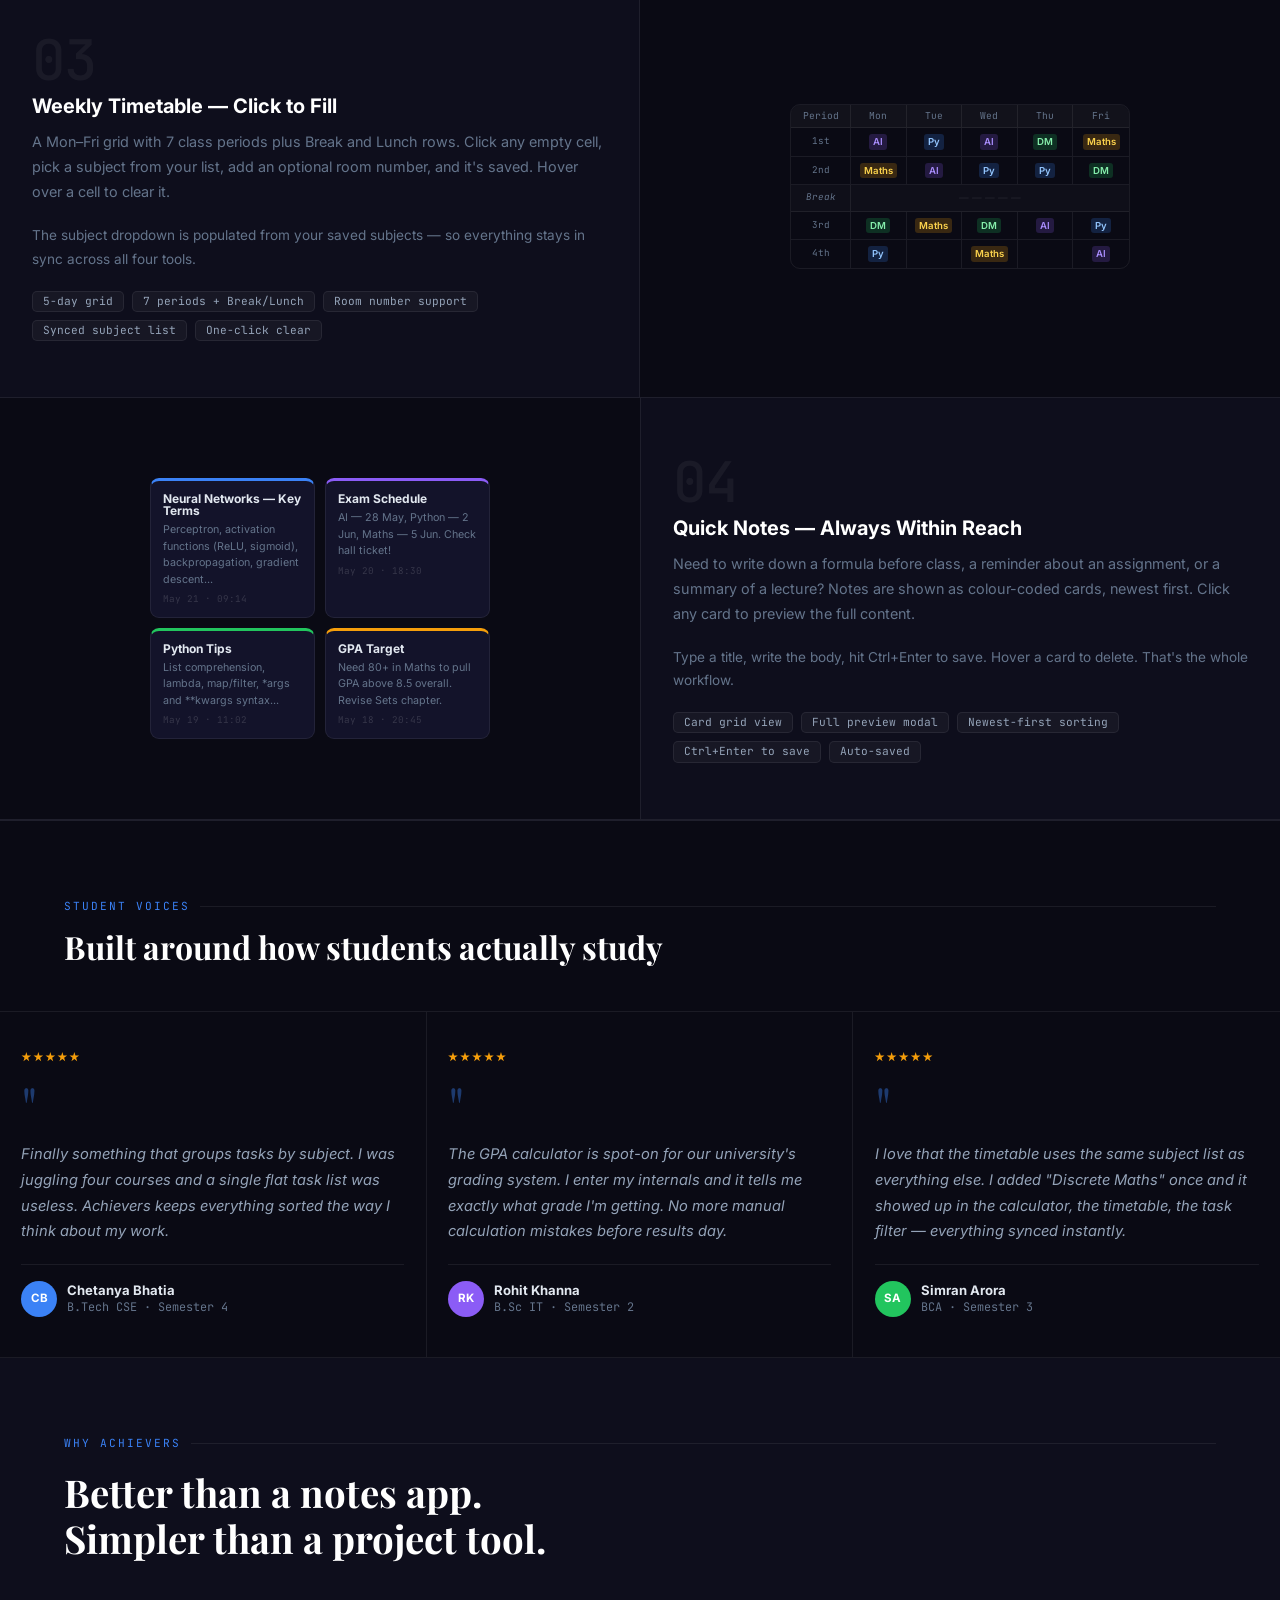
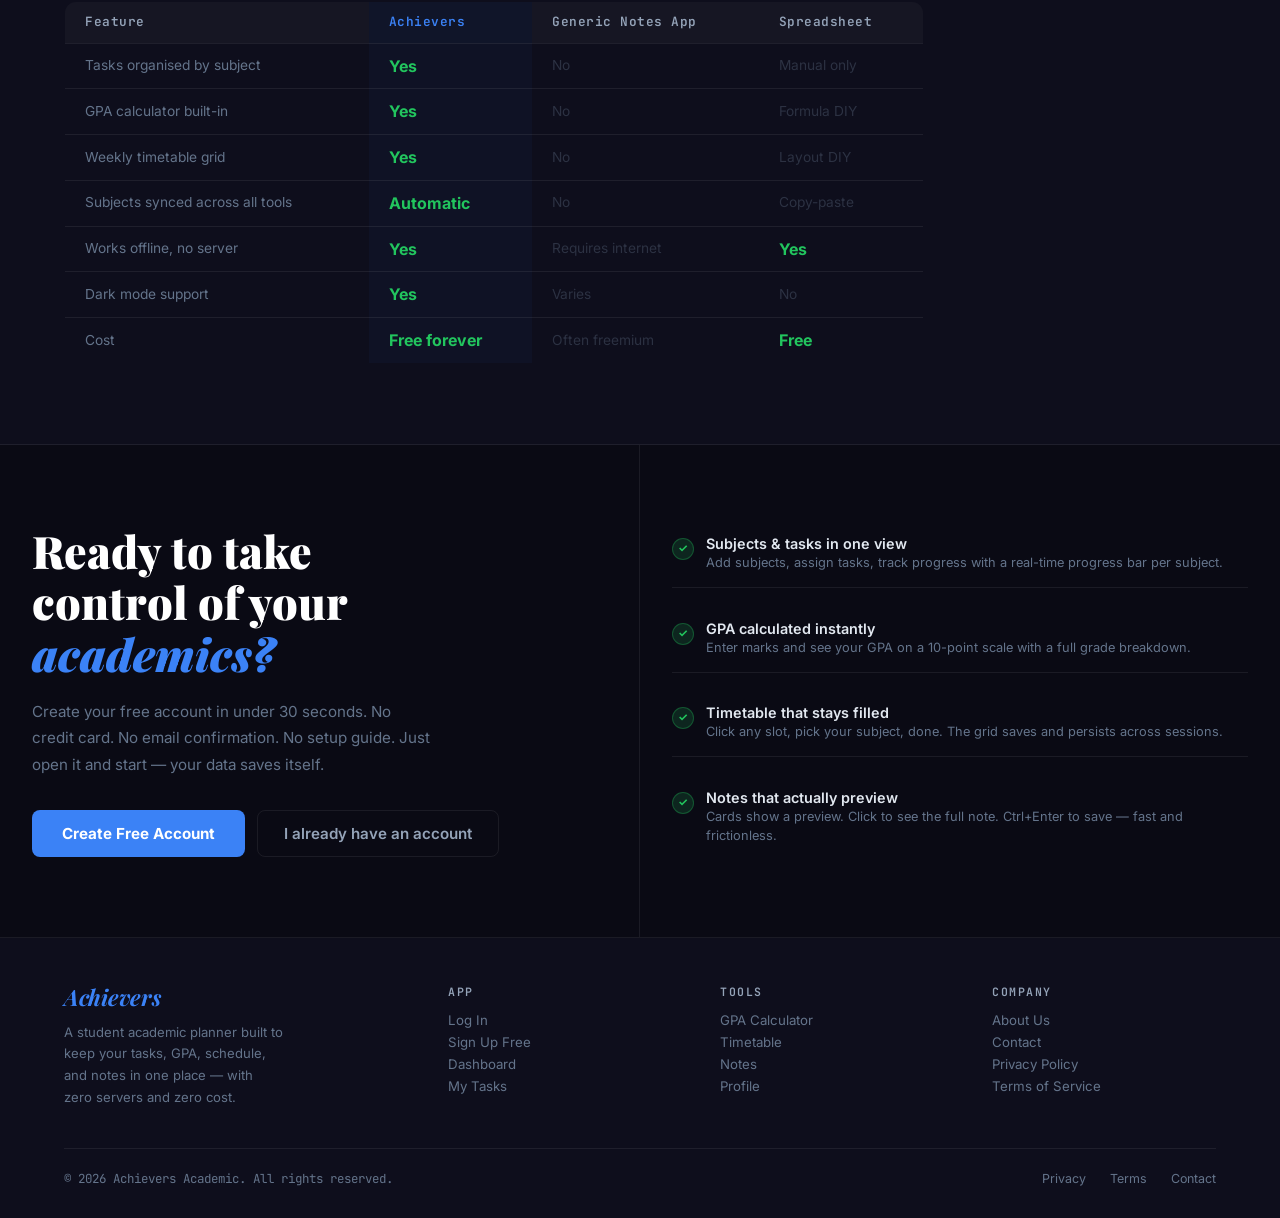
<file: login.html>
<!DOCTYPE html>
<html lang="en">
<head>
    <meta charset="UTF-8">
    <meta name="viewport" content="width=device-width, initial-scale=1.0">
    <title>Achievers – Student Academic Planner</title>
    <meta name="description" content="Achievers helps students manage tasks, track GPA, plan timetables, and stay organised — all saved locally, no account setup needed.">
    <link rel="stylesheet" href="login.css">
</head>
<body>

<!-- ====================================================
     NAVBAR
===================================================== -->
<nav class="lp-nav">
    <div class="lp-logo">Achievers</div>
    <div class="lp-nav-center">
        <a href="#features">Features</a>
        <a href="#how">How it works</a>
        <a href="#why">Why Achievers</a>
    </div>
    <div class="lp-nav-actions">
        <button class="lp-btn-outline" id="nav-login-btn">Log In</button>
        <button class="lp-btn-primary" id="nav-signup-btn">Get Started</button>
    </div>
</nav>

<!-- ====================================================
     HERO  — split layout
===================================================== -->
<section class="lp-hero">
    <!-- Left: headline + CTA -->
    <div class="lp-hero-left">
        <div class="lp-hero-eyebrow">Student Academic Planner</div>
        <h1>One dashboard.<br>Every tool you<br>need to <em>succeed.</em></h1>
        <p class="lp-hero-desc">
            Manage subjects, track task progress, calculate your GPA, plan your week, and keep notes — all in one clean tool that saves everything automatically to your browser.
        </p>
        <div class="lp-hero-cta">
            <button class="lp-cta-primary" id="hero-signup-btn">Start for Free</button>
            <button class="lp-cta-ghost" id="hero-login-btn">Log In</button>
        </div>
        <div class="lp-social-proof">
            <div class="lp-avatar-stack">
                <span class="av1">CB</span>
                <span class="av2">RK</span>
                <span class="av3">SA</span>
                <span class="av4">PM</span>
            </div>
            <span>Used by students managing their academic life every day</span>
        </div>
    </div>

    <!-- Right: mock dashboard preview -->
    <div class="lp-hero-right">
        <!-- browser chrome strip -->
        <div class="mock-header">
            <div class="mock-header-dot">
                <i class="d1"></i><i class="d2"></i><i class="d3"></i>
            </div>
            <span>achievers / dashboard</span>
            <span style="color:rgba(255,255,255,0.12)">&#9679; live</span>
        </div>

        <!-- stat cards -->
        <div class="mock-stat-row">
            <div class="mock-stat c-blue">
                <div class="mock-stat-val">12</div>
                <div class="mock-stat-label">Total Tasks</div>
            </div>
            <div class="mock-stat c-green">
                <div class="mock-stat-val">8</div>
                <div class="mock-stat-label">Completed</div>
            </div>
            <div class="mock-stat c-purp">
                <div class="mock-stat-val">8.6</div>
                <div class="mock-stat-label">GPA</div>
            </div>
        </div>

        <!-- task list -->
        <div class="mock-tasks">
            <div class="mock-tasks-header">
                <span>Active Tasks — Artificial Intelligence</span>
                <span style="color:var(--blue)">+Add</span>
            </div>
            <div class="mock-task-item">
                <div class="mock-cb done"></div>
                <span style="text-decoration:line-through;opacity:0.4">Basics of Soft Computing</span>
                <span class="mock-tag tag-h">High</span>
            </div>
            <div class="mock-task-item">
                <div class="mock-cb"></div>
                <span>Techniques of Soft Computing</span>
                <span class="mock-tag tag-h">High</span>
            </div>
            <div class="mock-task-item">
                <div class="mock-cb"></div>
                <span>Neural Network Architectures</span>
                <span class="mock-tag tag-m">Medium</span>
            </div>
        </div>

        <!-- progress -->
        <div class="mock-progress-bar">
            <div class="mock-pb-label">
                <span>Progress — AI Subject</span>
                <span style="color:var(--blue)">67%</span>
            </div>
            <div class="mock-pb-track">
                <div class="mock-pb-fill"></div>
            </div>
        </div>
    </div>
</section>

<!-- ====================================================
     TICKER STRIP
===================================================== -->
<div class="lp-ticker">
    <div class="lp-ticker-track">
        <span class="lp-ticker-item">Tasks per subject <strong>with deadlines</strong></span>
        <span class="lp-ticker-sep">|</span>
        <span class="lp-ticker-item">GPA calculator <strong>on a 10-point scale</strong></span>
        <span class="lp-ticker-sep">|</span>
        <span class="lp-ticker-item">Weekly timetable <strong>auto-saved</strong></span>
        <span class="lp-ticker-sep">|</span>
        <span class="lp-ticker-item">Quick notes <strong>always available</strong></span>
        <span class="lp-ticker-sep">|</span>
        <span class="lp-ticker-item">Dark &amp; light theme <strong>toggle anytime</strong></span>
        <span class="lp-ticker-sep">|</span>
        <span class="lp-ticker-item">Data stored <strong>only in your browser</strong></span>
        <span class="lp-ticker-sep">|</span>
        <!-- duplicate for seamless loop -->
        <span class="lp-ticker-item">Tasks per subject <strong>with deadlines</strong></span>
        <span class="lp-ticker-sep">|</span>
        <span class="lp-ticker-item">GPA calculator <strong>on a 10-point scale</strong></span>
        <span class="lp-ticker-sep">|</span>
        <span class="lp-ticker-item">Weekly timetable <strong>auto-saved</strong></span>
        <span class="lp-ticker-sep">|</span>
        <span class="lp-ticker-item">Quick notes <strong>always available</strong></span>
        <span class="lp-ticker-sep">|</span>
        <span class="lp-ticker-item">Dark &amp; light theme <strong>toggle anytime</strong></span>
        <span class="lp-ticker-sep">|</span>
        <span class="lp-ticker-item">Data stored <strong>only in your browser</strong></span>
        <span class="lp-ticker-sep">|</span>
    </div>
</div>

<!-- ====================================================
     STATS BAR
===================================================== -->
<div class="lp-stats-bar">
    <div class="lp-stat-item">
        <div class="lp-stat-num">4<span>+</span></div>
        <div class="lp-stat-desc">Dedicated tools<br>built for students</div>
    </div>
    <div class="lp-stat-item">
        <div class="lp-stat-num">0<span>ms</span></div>
        <div class="lp-stat-desc">Server round-trips.<br>Everything runs offline</div>
    </div>
    <div class="lp-stat-item">
        <div class="lp-stat-num">100<span>%</span></div>
        <div class="lp-stat-desc">Free, forever.<br>No subscriptions</div>
    </div>
    <div class="lp-stat-item">
        <div class="lp-stat-num">10<span>.0</span></div>
        <div class="lp-stat-desc">GPA scale supported<br>with grade breakdown</div>
    </div>
</div>

<!-- ====================================================
     HOW IT WORKS
===================================================== -->
<section class="lp-how" id="how">
    <div class="lp-section-label">How it works</div>
    <div class="lp-how-grid">
        <div class="lp-how-title">
            Three steps<br>to a <em>better</em><br>semester
        </div>
        <div class="lp-how-steps">
            <div class="lp-step">
                <div class="lp-step-num">01</div>
                <div class="lp-step-body">
                    <h3>Create your account</h3>
                    <p>Sign up with your name, email and a password. Your credentials are stored only in your browser — no server, no cloud. Everything stays private on your device.</p>
                    <span class="lp-step-tag">30 seconds</span>
                </div>
            </div>
            <div class="lp-step">
                <div class="lp-step-num">02</div>
                <div class="lp-step-body">
                    <h3>Add your subjects and tasks</h3>
                    <p>Create subjects for your semester — AI, Maths, Python, whatever you study. Add tasks under each one with a deadline and priority. Your progress bar updates in real time.</p>
                    <span class="lp-step-tag">5 minutes setup</span>
                </div>
            </div>
            <div class="lp-step">
                <div class="lp-step-num">03</div>
                <div class="lp-step-body">
                    <h3>Use every tool, every day</h3>
                    <p>Check off tasks, calculate GPA after exams, fill your weekly timetable, jot quick notes before class. Everything you add is automatically saved — even after closing the tab.</p>
                    <span class="lp-step-tag">Always available</span>
                </div>
            </div>
            <div class="lp-step">
                <div class="lp-step-num">04</div>
                <div class="lp-step-body">
                    <h3>Track, improve, repeat</h3>
                    <p>Watch your dashboard stats update as you complete tasks. Enter marks after each exam to see your live GPA. Delete subjects when a semester ends, start fresh for the next one.</p>
                    <span class="lp-step-tag">Semester-friendly</span>
                </div>
            </div>
        </div>
    </div>
</section>

<!-- ====================================================
     FEATURE DEEP-DIVE
===================================================== -->
<section class="lp-deep" id="features">
    <div class="lp-deep-header">
        <div class="lp-section-label">Features</div>
        <div class="lp-deep-title">
            Not just a to-do list.<br>A complete academic toolkit.
        </div>
    </div>

    <!-- Row 1 — Tasks -->
    <div class="lp-deep-row">
        <div class="lp-deep-text">
            <div class="lp-deep-num">01</div>
            <h3>Task Management by Subject</h3>
            <p>
                Organise your work the way your brain actually thinks — subject by subject. Add tasks with deadlines, set priority levels, and mark them complete. A progress bar shows exactly where you stand for each subject at a glance.
            </p>
            <p style="font-size:0.85rem;color:var(--txt2);">
                Added a new subject in the middle of the semester? No problem. Delete any subject — and all its tasks — in one tap.
            </p>
            <div class="lp-deep-chips">
                <span class="lp-chip">Per-subject filtering</span>
                <span class="lp-chip">Priority levels</span>
                <span class="lp-chip">Deadline tracking</span>
                <span class="lp-chip">Edit and delete</span>
                <span class="lp-chip">Auto-saved</span>
            </div>
        </div>
        <div class="lp-deep-visual">
            <div class="mock-tasks" style="width:100%;max-width:340px;">
                <div class="mock-tasks-header">
                    <span>Python Programming</span>
                    <span style="color:var(--green)">2 / 3 done</span>
                </div>
                <div class="mock-task-item">
                    <div class="mock-cb done"></div>
                    <span style="text-decoration:line-through;opacity:0.4">Basics of Python</span>
                    <span class="mock-tag tag-h">High</span>
                </div>
                <div class="mock-task-item">
                    <div class="mock-cb done"></div>
                    <span style="text-decoration:line-through;opacity:0.4">Functions &amp; Scope</span>
                    <span class="mock-tag tag-m">Medium</span>
                </div>
                <div class="mock-task-item">
                    <div class="mock-cb"></div>
                    <span>OOPS Concepts</span>
                    <span class="mock-tag tag-h">High</span>
                </div>
                <div style="padding:8px 14px;border-top:1px solid var(--line);">
                    <div class="mock-pb-track">
                        <div class="mock-pb-fill" style="width:67%"></div>
                    </div>
                </div>
            </div>
        </div>
    </div>

    <!-- Row 2 — GPA Calculator (reversed) -->
    <div class="lp-deep-row reverse">
        <div class="lp-deep-text">
            <div class="lp-deep-num">02</div>
            <h3>GPA Calculator with Grade Breakdown</h3>
            <p>
                Enter your marks out of 100 for each subject and get your GPA on a 10-point scale instantly. The breakdown shows the grade letter and points for every subject so you know exactly where you lost marks.
            </p>
            <p style="font-size:0.85rem;color:var(--txt2);">
                Subjects sync automatically — add a subject in Tasks and it immediately appears in the calculator. No double entry.
            </p>
            <div class="lp-deep-chips">
                <span class="lp-chip">10-point GPA scale</span>
                <span class="lp-chip">O / A+ / A / B+ grading</span>
                <span class="lp-chip">Synced with subjects</span>
                <span class="lp-chip">Saved to dashboard</span>
            </div>
        </div>
        <div class="lp-deep-visual">
            <div class="mini-calc">
                <div class="mini-calc-head">
                    <span>Subjects &amp; Marks</span>
                    <span style="color:var(--blue)">GPA: 8.25</span>
                </div>
                <div class="mini-calc-row">
                    <div class="mini-calc-name">
                        <span class="mini-dot" style="background:#9b59b6"></span>
                        <span style="font-size:0.76rem">Artificial Intelligence</span>
                    </div>
                    <span class="mini-marks">85</span>
                    <span class="mini-grade grade-a-plus" style="background:rgba(46,204,113,0.15);color:#2ecc71">A+</span>
                </div>
                <div class="mini-calc-row">
                    <div class="mini-calc-name">
                        <span class="mini-dot" style="background:#3498db"></span>
                        <span style="font-size:0.76rem">Python Programming</span>
                    </div>
                    <span class="mini-marks">78</span>
                    <span class="mini-grade" style="background:rgba(41,128,185,0.15);color:#3498db">A</span>
                </div>
                <div class="mini-calc-row">
                    <div class="mini-calc-name">
                        <span class="mini-dot" style="background:#e67e22"></span>
                        <span style="font-size:0.76rem">Disaster Management</span>
                    </div>
                    <span class="mini-marks">72</span>
                    <span class="mini-grade" style="background:rgba(41,128,185,0.15);color:#3498db">A</span>
                </div>
                <div class="mini-calc-row">
                    <div class="mini-calc-name">
                        <span class="mini-dot" style="background:#2ecc71"></span>
                        <span style="font-size:0.76rem">Discrete Mathematics</span>
                    </div>
                    <span class="mini-marks">63</span>
                    <span class="mini-grade" style="background:rgba(230,126,34,0.15);color:#e67e22">B+</span>
                </div>
            </div>
        </div>
    </div>

    <!-- Row 3 — Timetable -->
    <div class="lp-deep-row">
        <div class="lp-deep-text">
            <div class="lp-deep-num">03</div>
            <h3>Weekly Timetable — Click to Fill</h3>
            <p>
                A Mon–Fri grid with 7 class periods plus Break and Lunch rows. Click any empty cell, pick a subject from your list, add an optional room number, and it's saved. Hover over a cell to clear it.
            </p>
            <p style="font-size:0.85rem;color:var(--txt2);">
                The subject dropdown is populated from your saved subjects — so everything stays in sync across all four tools.
            </p>
            <div class="lp-deep-chips">
                <span class="lp-chip">5-day grid</span>
                <span class="lp-chip">7 periods + Break/Lunch</span>
                <span class="lp-chip">Room number support</span>
                <span class="lp-chip">Synced subject list</span>
                <span class="lp-chip">One-click clear</span>
            </div>
        </div>
        <div class="lp-deep-visual">
            <div class="mini-tt">
                <div class="mini-tt-head">
                    <div>Period</div>
                    <div>Mon</div>
                    <div>Tue</div>
                    <div>Wed</div>
                    <div>Thu</div>
                    <div>Fri</div>
                </div>
                <div class="mini-tt-row">
                    <div class="mini-tt-period">1st</div>
                    <div class="mini-tt-slot"><span class="slot-filled sf-a">AI</span></div>
                    <div class="mini-tt-slot"><span class="slot-filled sf-b">Py</span></div>
                    <div class="mini-tt-slot"><span class="slot-filled sf-a">AI</span></div>
                    <div class="mini-tt-slot"><span class="slot-filled sf-c">DM</span></div>
                    <div class="mini-tt-slot"><span class="slot-filled sf-d">Maths</span></div>
                </div>
                <div class="mini-tt-row">
                    <div class="mini-tt-period">2nd</div>
                    <div class="mini-tt-slot"><span class="slot-filled sf-d">Maths</span></div>
                    <div class="mini-tt-slot"><span class="slot-filled sf-a">AI</span></div>
                    <div class="mini-tt-slot"><span class="slot-filled sf-b">Py</span></div>
                    <div class="mini-tt-slot"><span class="slot-filled sf-b">Py</span></div>
                    <div class="mini-tt-slot"><span class="slot-filled sf-c">DM</span></div>
                </div>
                <div class="mini-tt-row" style="background:rgba(255,255,255,0.02);">
                    <div class="mini-tt-period" style="font-style:italic">Break</div>
                    <div class="mini-tt-slot" colspan="5" style="color:rgba(255,255,255,0.1);font-style:italic;grid-column:2/7">— — — — —</div>
                </div>
                <div class="mini-tt-row">
                    <div class="mini-tt-period">3rd</div>
                    <div class="mini-tt-slot"><span class="slot-filled sf-c">DM</span></div>
                    <div class="mini-tt-slot"><span class="slot-filled sf-d">Maths</span></div>
                    <div class="mini-tt-slot"><span class="slot-filled sf-c">DM</span></div>
                    <div class="mini-tt-slot"><span class="slot-filled sf-a">AI</span></div>
                    <div class="mini-tt-slot"><span class="slot-filled sf-b">Py</span></div>
                </div>
                <div class="mini-tt-row">
                    <div class="mini-tt-period">4th</div>
                    <div class="mini-tt-slot"><span class="slot-filled sf-b">Py</span></div>
                    <div class="mini-tt-slot"></div>
                    <div class="mini-tt-slot"><span class="slot-filled sf-d">Maths</span></div>
                    <div class="mini-tt-slot"></div>
                    <div class="mini-tt-slot"><span class="slot-filled sf-a">AI</span></div>
                </div>
            </div>
        </div>
    </div>

    <!-- Row 4 — Notes (reversed) -->
    <div class="lp-deep-row reverse">
        <div class="lp-deep-text">
            <div class="lp-deep-num">04</div>
            <h3>Quick Notes — Always Within Reach</h3>
            <p>
                Need to write down a formula before class, a reminder about an assignment, or a summary of a lecture? Notes are shown as colour-coded cards, newest first. Click any card to preview the full content.
            </p>
            <p style="font-size:0.85rem;color:var(--txt2);">
                Type a title, write the body, hit Ctrl+Enter to save. Hover a card to delete. That's the whole workflow.
            </p>
            <div class="lp-deep-chips">
                <span class="lp-chip">Card grid view</span>
                <span class="lp-chip">Full preview modal</span>
                <span class="lp-chip">Newest-first sorting</span>
                <span class="lp-chip">Ctrl+Enter to save</span>
                <span class="lp-chip">Auto-saved</span>
            </div>
        </div>
        <div class="lp-deep-visual">
            <div class="mini-notes">
                <div class="mini-note-card mn-1">
                    <div class="mini-note-title">Neural Networks — Key Terms</div>
                    <div class="mini-note-body">Perceptron, activation functions (ReLU, sigmoid), backpropagation, gradient descent...</div>
                    <div class="mini-note-date">May 21 · 09:14</div>
                </div>
                <div class="mini-note-card mn-2">
                    <div class="mini-note-title">Exam Schedule</div>
                    <div class="mini-note-body">AI — 28 May, Python — 2 Jun, Maths — 5 Jun. Check hall ticket!</div>
                    <div class="mini-note-date">May 20 · 18:30</div>
                </div>
                <div class="mini-note-card mn-3">
                    <div class="mini-note-title">Python Tips</div>
                    <div class="mini-note-body">List comprehension, lambda, map/filter, *args and **kwargs syntax...</div>
                    <div class="mini-note-date">May 19 · 11:02</div>
                </div>
                <div class="mini-note-card mn-4">
                    <div class="mini-note-title">GPA Target</div>
                    <div class="mini-note-body">Need 80+ in Maths to pull GPA above 8.5 overall. Revise Sets chapter.</div>
                    <div class="mini-note-date">May 18 · 20:45</div>
                </div>
            </div>
        </div>
    </div>
</section>

<!-- ====================================================
     TESTIMONIALS
===================================================== -->
<section class="lp-quotes">
    <div class="lp-quotes-header">
        <div class="lp-section-label">Student voices</div>
        <div class="lp-quotes-title">
            Built around how students actually study
        </div>
    </div>
    <div class="lp-quotes-grid">
        <div class="lp-quote-card">
            <div class="lp-quote-stars">
                <div class="lp-star"></div><div class="lp-star"></div><div class="lp-star"></div><div class="lp-star"></div><div class="lp-star"></div>
            </div>
            <div class="lp-quote-mark">"</div>
            <p class="lp-quote-text">Finally something that groups tasks by subject. I was juggling four courses and a single flat task list was useless. Achievers keeps everything sorted the way I think about my work.</p>
            <div class="lp-quote-author">
                <div class="lp-quote-avatar" style="background:var(--blue)">CB</div>
                <div class="lp-quote-info">
                    <strong>Chetanya Bhatia</strong>
                    <span>B.Tech CSE · Semester 4</span>
                </div>
            </div>
        </div>
        <div class="lp-quote-card">
            <div class="lp-quote-stars">
                <div class="lp-star"></div><div class="lp-star"></div><div class="lp-star"></div><div class="lp-star"></div><div class="lp-star"></div>
            </div>
            <div class="lp-quote-mark">"</div>
            <p class="lp-quote-text">The GPA calculator is spot-on for our university's grading system. I enter my internals and it tells me exactly what grade I'm getting. No more manual calculation mistakes before results day.</p>
            <div class="lp-quote-author">
                <div class="lp-quote-avatar" style="background:var(--purple)">RK</div>
                <div class="lp-quote-info">
                    <strong>Rohit Khanna</strong>
                    <span>B.Sc IT · Semester 2</span>
                </div>
            </div>
        </div>
        <div class="lp-quote-card">
            <div class="lp-quote-stars">
                <div class="lp-star"></div><div class="lp-star"></div><div class="lp-star"></div><div class="lp-star"></div><div class="lp-star"></div>
            </div>
            <div class="lp-quote-mark">"</div>
            <p class="lp-quote-text">I love that the timetable uses the same subject list as everything else. I added "Discrete Maths" once and it showed up in the calculator, the timetable, the task filter — everything synced instantly.</p>
            <div class="lp-quote-author">
                <div class="lp-quote-avatar" style="background:var(--green)">SA</div>
                <div class="lp-quote-info">
                    <strong>Simran Arora</strong>
                    <span>BCA · Semester 3</span>
                </div>
            </div>
        </div>
    </div>
</section>

<!-- ====================================================
     WHY ACHIEVERS — comparison table
===================================================== -->
<section class="lp-why" id="why">
    <div class="lp-section-label">Why Achievers</div>
    <div class="lp-why-title">
        Better than a notes app.<br>Simpler than a project tool.
    </div>
    <table class="lp-compare-table">
        <thead>
            <tr>
                <th>Feature</th>
                <th>Achievers</th>
                <th>Generic Notes App</th>
                <th>Spreadsheet</th>
            </tr>
        </thead>
        <tbody>
            <tr>
                <td>Tasks organised by subject</td>
                <td><span class="check">Yes</span></td>
                <td><span class="cross">No</span></td>
                <td><span class="cross">Manual only</span></td>
            </tr>
            <tr>
                <td>GPA calculator built-in</td>
                <td><span class="check">Yes</span></td>
                <td><span class="cross">No</span></td>
                <td><span class="cross">Formula DIY</span></td>
            </tr>
            <tr>
                <td>Weekly timetable grid</td>
                <td><span class="check">Yes</span></td>
                <td><span class="cross">No</span></td>
                <td><span class="cross">Layout DIY</span></td>
            </tr>
            <tr>
                <td>Subjects synced across all tools</td>
                <td><span class="check">Automatic</span></td>
                <td><span class="cross">No</span></td>
                <td><span class="cross">Copy-paste</span></td>
            </tr>
            <tr>
                <td>Works offline, no server</td>
                <td><span class="check">Yes</span></td>
                <td><span class="cross">Requires internet</span></td>
                <td><span class="check">Yes</span></td>
            </tr>
            <tr>
                <td>Dark mode support</td>
                <td><span class="check">Yes</span></td>
                <td><span class="cross">Varies</span></td>
                <td><span class="cross">No</span></td>
            </tr>
            <tr>
                <td>Cost</td>
                <td><span class="check">Free forever</span></td>
                <td><span class="cross">Often freemium</span></td>
                <td><span class="check">Free</span></td>
            </tr>
        </tbody>
    </table>
</section>

<!-- ====================================================
     FINAL CTA
===================================================== -->
<section class="lp-cta-strip">
    <div class="lp-cta-left">
        <h2>Ready to take<br>control of your<br><em>academics?</em></h2>
        <p>Create your free account in under 30 seconds. No credit card. No email confirmation. No setup guide. Just open it and start — your data saves itself.</p>
        <div class="lp-cta-btn-row">
            <button class="lp-cta-primary" id="cta-signup-btn">Create Free Account</button>
            <button class="lp-cta-ghost" id="cta-login-btn">I already have an account</button>
        </div>
    </div>
    <div class="lp-cta-right">
        <div class="lp-check-item">
            <div class="lp-check-icon">&#10003;</div>
            <div class="lp-check-text">
                <strong>Subjects &amp; tasks in one view</strong>
                <span>Add subjects, assign tasks, track progress with a real-time progress bar per subject.</span>
            </div>
        </div>
        <div class="lp-check-item">
            <div class="lp-check-icon">&#10003;</div>
            <div class="lp-check-text">
                <strong>GPA calculated instantly</strong>
                <span>Enter marks and see your GPA on a 10-point scale with a full grade breakdown.</span>
            </div>
        </div>
        <div class="lp-check-item">
            <div class="lp-check-icon">&#10003;</div>
            <div class="lp-check-text">
                <strong>Timetable that stays filled</strong>
                <span>Click any slot, pick your subject, done. The grid saves and persists across sessions.</span>
            </div>
        </div>
        <div class="lp-check-item">
            <div class="lp-check-icon">&#10003;</div>
            <div class="lp-check-text">
                <strong>Notes that actually preview</strong>
                <span>Cards show a preview. Click to see the full note. Ctrl+Enter to save — fast and frictionless.</span>
            </div>
        </div>
    </div>
</section>

<!-- ====================================================
     FOOTER
===================================================== -->
<footer class="lp-footer">
    <div class="lp-footer-top">
        <div class="lp-footer-brand">
            <span class="lp-logo">Achievers</span>
            <p>A student academic planner built to keep your tasks, GPA, schedule, and notes in one place — with zero servers and zero cost.</p>
        </div>
        <div class="lp-footer-col">
            <h4>App</h4>
            <a href="#" id="footer-login-link">Log In</a>
            <a href="#" id="footer-signup-link">Sign Up Free</a>
            <a href="index.html">Dashboard</a>
            <a href="tasks.html">My Tasks</a>
        </div>
        <div class="lp-footer-col">
            <h4>Tools</h4>
            <a href="calculator.html">GPA Calculator</a>
            <a href="timetable.html">Timetable</a>
            <a href="notes.html">Notes</a>
            <a href="profile.html">Profile</a>
        </div>
        <div class="lp-footer-col">
            <h4>Company</h4>
            <a href="about.html">About Us</a>
            <a href="contact.html">Contact</a>
            <a href="privacy.html">Privacy Policy</a>
            <a href="terms.html">Terms of Service</a>
        </div>
    </div>
    <div class="lp-footer-bottom">
        <p>&copy; 2026 Achievers Academic. All rights reserved.</p>
        <div class="lp-footer-links">
            <a href="privacy.html">Privacy</a>
            <a href="terms.html">Terms</a>
            <a href="contact.html">Contact</a>
        </div>
    </div>
</footer>

<!-- ====================================================
     LOGIN MODAL
===================================================== -->
<div class="auth-overlay hidden" id="login-overlay">
    <div class="auth-card">
        <button class="auth-card-close" id="login-close">&times;</button>
        <h2>Welcome back</h2>
        <p class="auth-sub">Log in to your Achievers account</p>
        <div class="auth-error" id="login-error"></div>
        <div class="auth-field">
            <label>Email</label>
            <input type="email" id="login-email" placeholder="your@email.com" autocomplete="email">
        </div>
        <div class="auth-field">
            <label>Password</label>
            <div class="auth-input-wrap">
                <input type="password" id="login-password" placeholder="Your password" autocomplete="current-password">
                <button type="button" class="pw-toggle" data-target="login-password" title="Show/hide password">&#128065;</button>
            </div>
        </div>
        <button class="auth-submit-btn" id="login-submit-btn">Log In</button>
        <p class="auth-switch">No account yet? <button id="switch-to-signup">Sign up free</button></p>
    </div>
</div>

<!-- ====================================================
     SIGNUP MODAL
===================================================== -->
<div class="auth-overlay hidden" id="signup-overlay">
    <div class="auth-card">
        <button class="auth-card-close" id="signup-close">&times;</button>
        <h2>Create account</h2>
        <p class="auth-sub">Join Achievers — completely free</p>
        <div class="auth-error" id="signup-error"></div>
        <div class="auth-field">
            <label>Full Name</label>
            <input type="text" id="signup-name" placeholder="Your full name" autocomplete="name">
        </div>
        <div class="auth-field">
            <label>Email</label>
            <input type="email" id="signup-email" placeholder="your@email.com" autocomplete="email">
        </div>
        <div class="auth-field">
            <label>Password</label>
            <div class="auth-input-wrap">
                <input type="password" id="signup-password" placeholder="Min 6 characters" autocomplete="new-password">
                <button type="button" class="pw-toggle" data-target="signup-password" title="Show/hide password">&#128065;</button>
            </div>
        </div>
        <div class="auth-field">
            <label>Confirm Password</label>
            <div class="auth-input-wrap">
                <input type="password" id="signup-confirm-password" placeholder="Re-enter your password" autocomplete="new-password">
                <button type="button" class="pw-toggle" data-target="signup-confirm-password" title="Show/hide password">&#128065;</button>
            </div>
        </div>
        <div class="auth-field">
            <label>Contact Number</label>
            <input type="tel" id="signup-contact" placeholder="e.g. +91 98765 43210" autocomplete="tel">
        </div>
        <button class="auth-submit-btn" id="signup-submit-btn">Create Account</button>
        <p class="auth-switch">Already have an account? <button id="switch-to-login">Log in</button></p>
    </div>
</div>

<!-- ====================================================
     SCRIPT (auth logic — unchanged)
===================================================== -->
<script>
    // Redirect if already logged in
    (function () {
        if (localStorage.getItem('achievers_current_user')) window.location.href = 'index.html';
    })();

    // ---- User store helpers ----
    function getUsers() { var r = localStorage.getItem('achievers_users'); return r ? JSON.parse(r) : []; }
    function saveUsers(u) { localStorage.setItem('achievers_users', JSON.stringify(u)); }
    function findUser(e) { return getUsers().find(function(u){ return u.email.toLowerCase() === e.toLowerCase(); }); }
    function setCurrentUser(u) {
        localStorage.setItem('achievers_current_user', JSON.stringify({name:u.name,email:u.email}));
        localStorage.setItem('userName', u.name);
        localStorage.setItem('userEmail', u.email);
        if(u.contact) localStorage.setItem('userContact', u.contact);
    }
    function showError(id, msg) { var el=document.getElementById(id); el.textContent=msg; el.classList.add('show'); }
    function hideError(id) { document.getElementById(id).classList.remove('show'); }

    // ---- Modal helpers ----
    function openOverlay(id) { document.getElementById(id).classList.remove('hidden'); document.body.style.overflow='hidden'; }
    function closeOverlay(id) { document.getElementById(id).classList.add('hidden'); document.body.style.overflow=''; }

    ['login-overlay','signup-overlay'].forEach(function(id){
        document.getElementById(id).addEventListener('click', function(e){ if(e.target===this) closeOverlay(id); });
    });
    document.getElementById('login-close').addEventListener('click', function(){ closeOverlay('login-overlay'); });
    document.getElementById('signup-close').addEventListener('click', function(){ closeOverlay('signup-overlay'); });

    function openLogin() {
        closeOverlay('signup-overlay'); hideError('login-error');
        document.getElementById('login-email').value='';
        document.getElementById('login-password').value='';
        openOverlay('login-overlay');
        setTimeout(function(){ document.getElementById('login-email').focus(); }, 80);
    }
    function openSignup() {
        closeOverlay('login-overlay'); hideError('signup-error');
        document.getElementById('signup-name').value='';
        document.getElementById('signup-email').value='';
        document.getElementById('signup-password').value='';
        document.getElementById('signup-confirm-password').value='';
        document.getElementById('signup-contact').value='';
        openOverlay('signup-overlay');
        setTimeout(function(){ document.getElementById('signup-name').focus(); }, 80);
    }

    // Wire all buttons
    ['nav-login-btn','cta-login-btn'].forEach(function(id){ document.getElementById(id).addEventListener('click', openLogin); });
    ['nav-signup-btn','hero-signup-btn','cta-signup-btn'].forEach(function(id){ document.getElementById(id).addEventListener('click', openSignup); });
    document.getElementById('hero-login-btn').addEventListener('click', openLogin);
    document.getElementById('footer-login-link').addEventListener('click', function(e){ e.preventDefault(); openLogin(); });
    document.getElementById('footer-signup-link').addEventListener('click', function(e){ e.preventDefault(); openSignup(); });
    document.getElementById('switch-to-signup').addEventListener('click', openSignup);
    document.getElementById('switch-to-login').addEventListener('click', openLogin);

    document.addEventListener('keydown', function(e){ if(e.key==='Escape'){ closeOverlay('login-overlay'); closeOverlay('signup-overlay'); } });

    // ---- Login ----
    function doLogin() {
        var email = document.getElementById('login-email').value.trim();
        var password = document.getElementById('login-password').value;
        hideError('login-error');
        if(!email||!password){ showError('login-error','Please fill in both email and password.'); return; }
        var user = findUser(email);
        if(!user){ showError('login-error','No account found with that email. Please sign up first.'); return; }
        if(user.password!==password){ showError('login-error','Incorrect password. Please try again.'); return; }
        setCurrentUser(user);
        window.location.href='index.html';
    }
    document.getElementById('login-submit-btn').addEventListener('click', doLogin);
    document.getElementById('login-password').addEventListener('keydown', function(e){ if(e.key==='Enter') doLogin(); });
    document.getElementById('login-email').addEventListener('keydown', function(e){ if(e.key==='Enter') document.getElementById('login-password').focus(); });

    // ---- Signup ----
    function doSignup() {
        var name = document.getElementById('signup-name').value.trim();
        var email = document.getElementById('signup-email').value.trim();
        var password = document.getElementById('signup-password').value;
        var confirmPassword = document.getElementById('signup-confirm-password').value;
        var contact = document.getElementById('signup-contact').value.trim();
        hideError('signup-error');
        if(!name){ showError('signup-error','Please enter your full name.'); return; }
        if(!email||!/\S+@\S+\.\S+/.test(email)){ showError('signup-error','Please enter a valid email address.'); return; }
        if(!password||password.length<6){ showError('signup-error','Password must be at least 6 characters.'); return; }
        if(password!==confirmPassword){ showError('signup-error','Passwords do not match. Please try again.'); return; }
        var digitsOnly = contact.replace(/[\s\-]/g, '').replace(/^\+?91/, '');
        if(!contact || !/^[6-9]\d{9}$/.test(digitsOnly)){ showError('signup-error','Please enter a valid Indian mobile number (10 digits, starting with 6–9).'); return; }
        if(findUser(email)){ showError('signup-error','An account with this email already exists. Please log in.'); return; }
        var users=getUsers();
        var newUser={name:name,email:email,password:password,contact:contact};
        users.push(newUser); saveUsers(users); setCurrentUser(newUser);
        window.location.href='index.html';
    }
    document.getElementById('signup-submit-btn').addEventListener('click', doSignup);
    document.getElementById('signup-password').addEventListener('keydown', function(e){ if(e.key==='Enter') doSignup(); });
    // ---- Show/Hide Password toggles ----
    document.querySelectorAll('.pw-toggle').forEach(function(btn) {
        btn.addEventListener('click', function() {
            var input = document.getElementById(this.dataset.target);
            if (input.type === 'password') {
                input.type = 'text';
                this.style.color = 'var(--blue)';
            } else {
                input.type = 'password';
                this.style.color = '';
            }
        });
    });
</script>
</body>
</html>
</file>
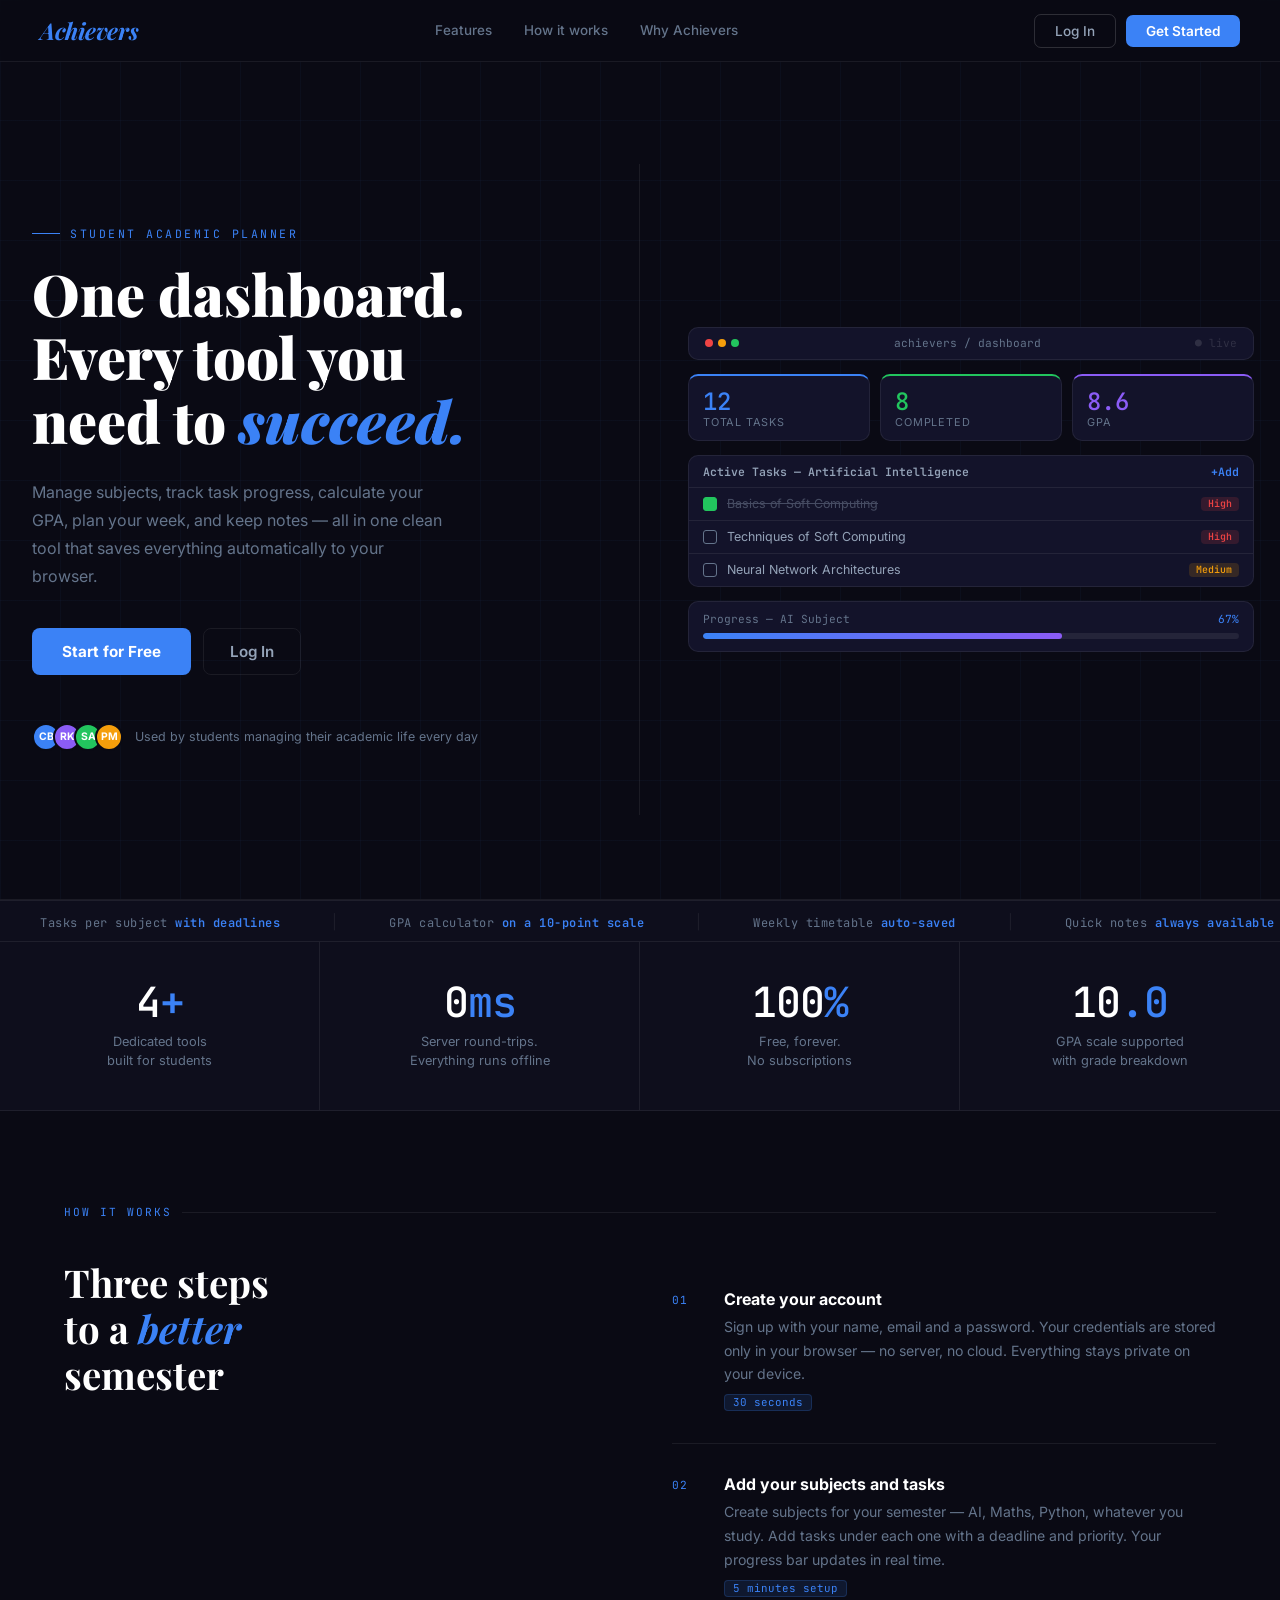
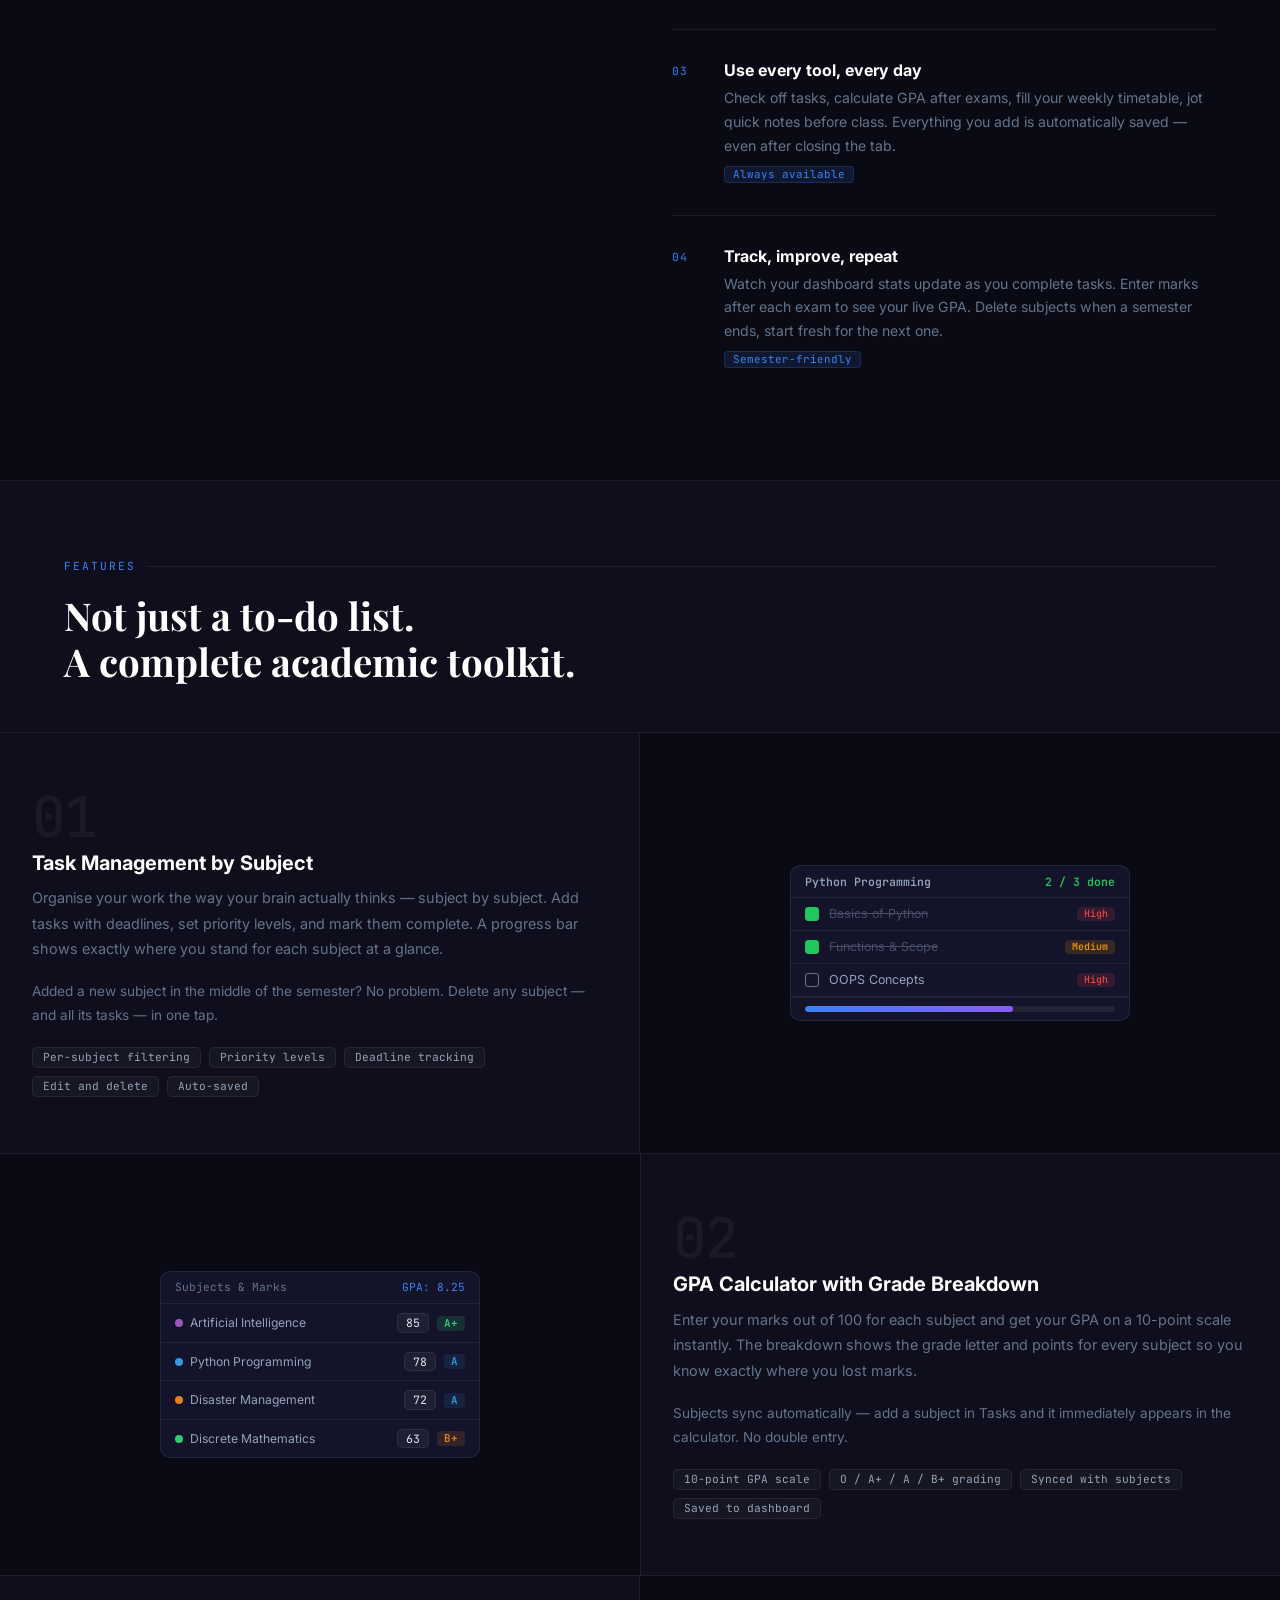
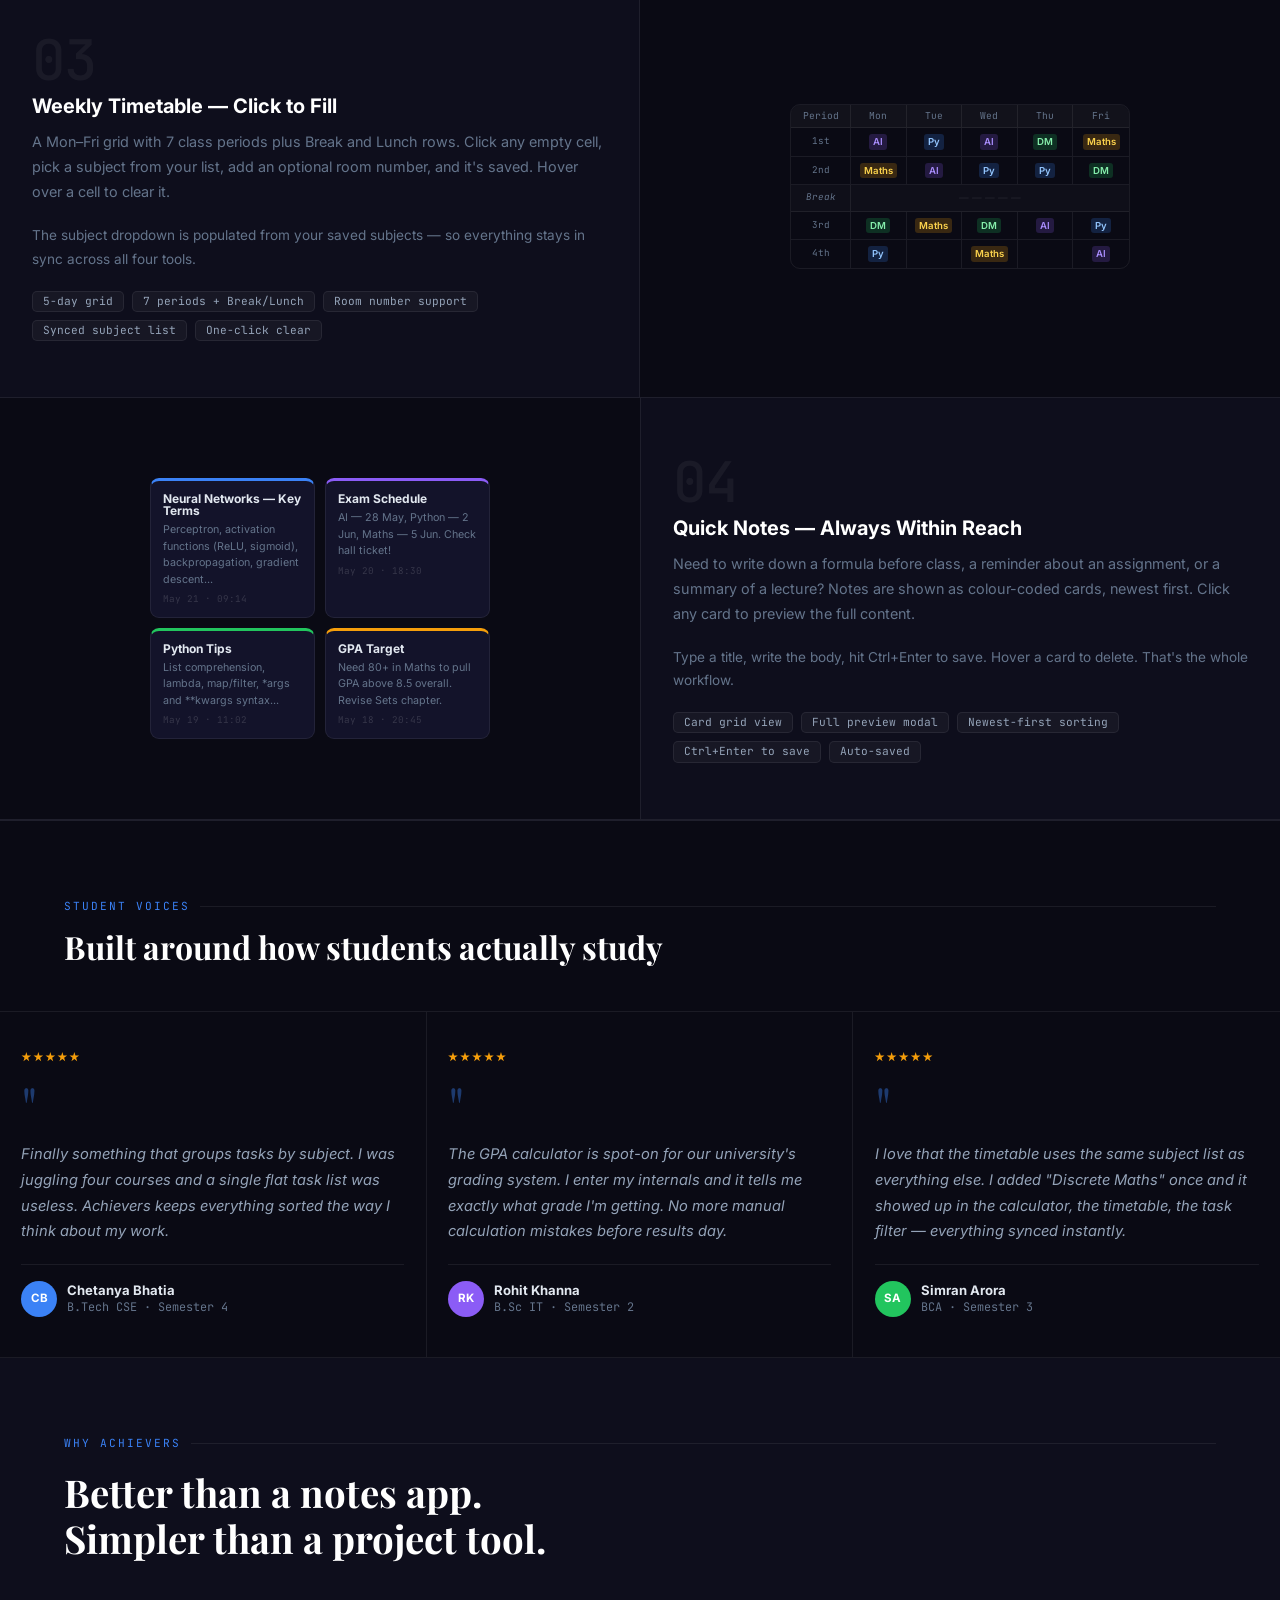
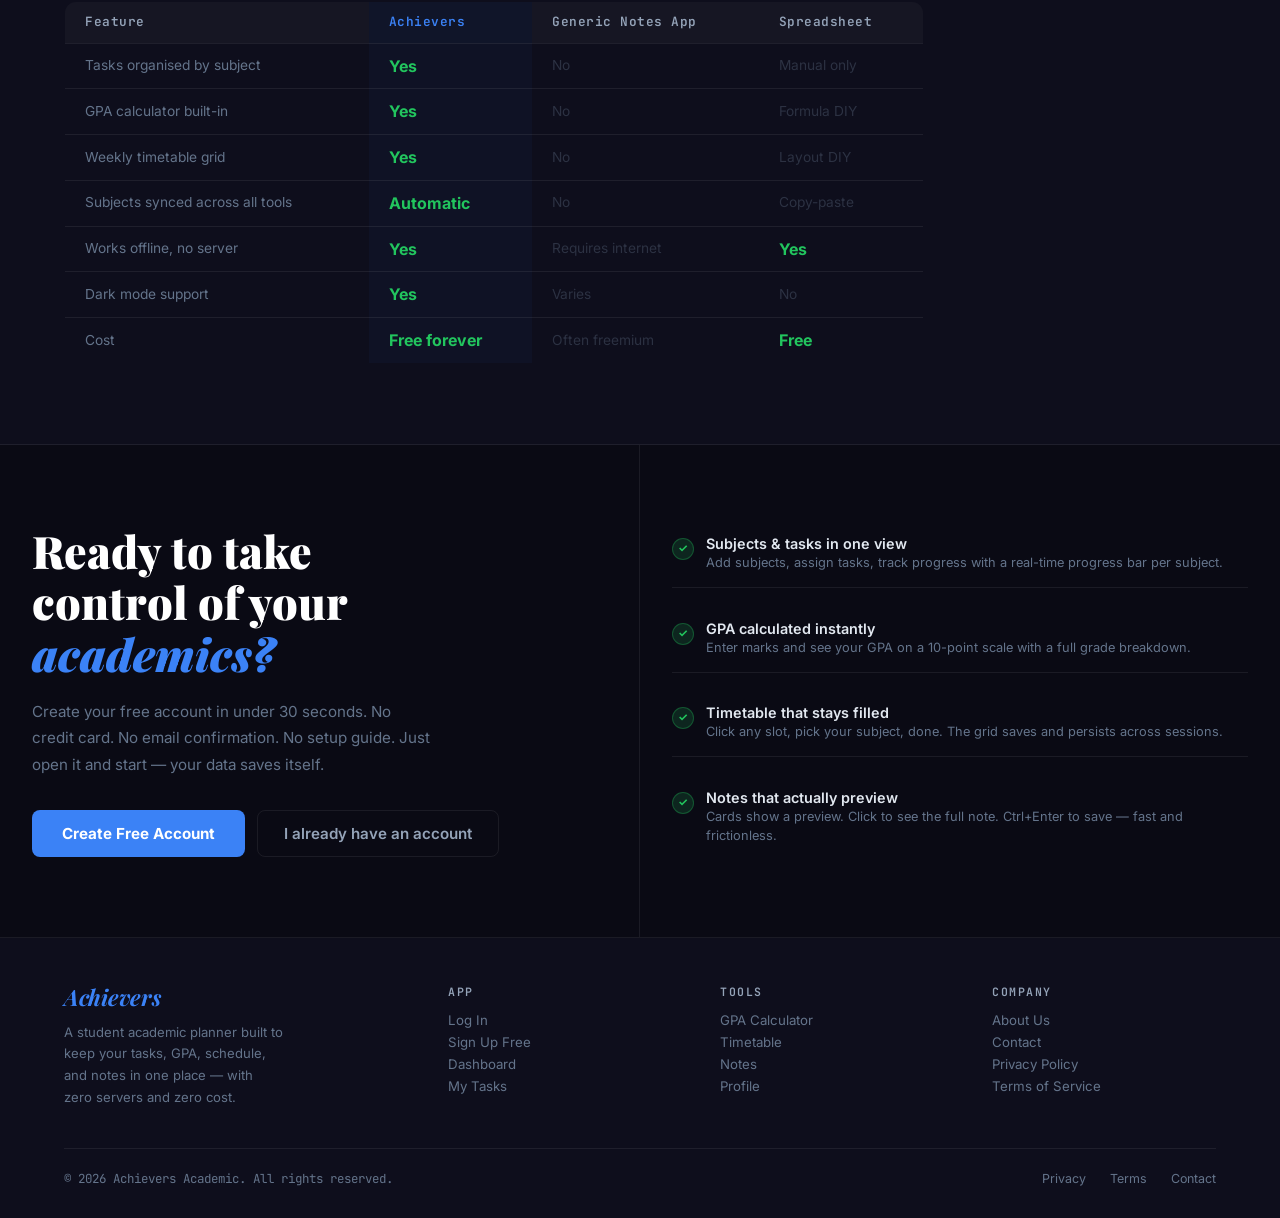
<file: notes.html>
<!DOCTYPE html>
<html lang="en">
<head>
    <meta charset="UTF-8">
    <meta name="viewport" content="width=device-width, initial-scale=1.0">
    <title>Notes - Achievers</title>
    <link rel="stylesheet" href="style.css">
</head>
<body>
    <div class="app-layout">

        <aside class="sidebar">
            <div class="sidebar-top">
                <h2 class="logo">Achievers</h2>
                <button class="theme-toggle" id="theme-toggle" title="Toggle Theme">
                    <span class="theme-icon" id="theme-icon">&#9790;</span>
                </button>
            </div>

            <a href="profile.html" class="user-profile-section" id="user-profile-section">
                <div class="user-avatar" id="user-avatar">CB</div>
                <div class="user-details">
                    <strong id="sidebar-username">Student</strong>
                    <span class="user-details-email">View Profile</span>
                </div>
                <span class="profile-chevron">&#8250;</span>
            </a>

            <nav class="sidebar-nav">
                <span class="sidebar-nav-label">Menu</span>
                <a href="index.html" class="nav-link" data-page="index">
                    <span class="nav-link-icon">&#8962;</span>Dashboard
                </a>
                <a href="tasks.html" class="nav-link" data-page="tasks">
                    <span class="nav-link-icon">&#10003;</span>My Tasks
                </a>
                <a href="timetable.html" class="nav-link" data-page="timetable">
                    <span class="nav-link-icon">&#9783;</span>Timetable
                </a>
                <a href="notes.html" class="nav-link active" data-page="notes">
                    <span class="nav-link-icon">&#9998;</span>Notes
                </a>
                <a href="calculator.html" class="nav-link" data-page="calculator">
                    <span class="nav-link-icon">&#8721;</span>Calculator
                </a>
            </nav>

            <div class="sidebar-divider"></div>

            <a href="login.html" class="sidebar-logout-btn" id="logout-link">
                <span class="nav-link-icon">&#10148;</span>Logout
            </a>

            <div class="widget grades-widget">
                <h3>Current GPA</h3>
                <div class="gpa-display">
                    <span class="gpa-score" id="gpa-score">--</span>
                    <span class="gpa-label">/ 10.0</span>
                </div>
            </div>
        </aside>

        <main class="main-content">
            <div class="notes-header">
                <h1>My Notes</h1>
                <button class="add-note-btn" id="add-note-btn">+ New Note</button>
            </div>

            <div class="notes-grid" id="notes-grid">
                <!-- Built by notes.js -->
            </div>
        </main>
    </div>

    <!-- Add Note Modal -->
    <div class="custom-modal hidden" id="add-note-modal">
        <div class="custom-modal-card" style="max-width:480px;">
            <div class="custom-modal-header">
                <h3>New Note</h3>
                <button class="custom-modal-close" data-modal="add-note-modal">&times;</button>
            </div>
            <div class="custom-modal-body">
                <label>Title</label>
                <input type="text" id="note-title-input" placeholder="Note title" autocomplete="off">
                <label style="margin-top:12px;display:block;">Content</label>
                <textarea id="note-body-input" placeholder="Write your note here...&#10;(Ctrl + Enter to save)" rows="6" style="width:100%;padding:11px;border:1px solid var(--border);border-radius:6px;background:var(--bg-input);color:var(--text-primary);font-family:'Segoe UI',sans-serif;font-size:0.92rem;resize:vertical;outline:none;transition:border-color 0.3s;box-sizing:border-box;display:block;"></textarea>
                <p id="note-modal-error" style="color:#e74c3c;font-size:0.8rem;margin-top:6px;display:none;">Please enter a title or some content.</p>
            </div>
            <div class="custom-modal-actions">
                <button class="modal-cancel-btn" data-modal="add-note-modal">Cancel</button>
                <button class="modal-confirm-btn" id="save-note-btn">Save Note</button>
            </div>
        </div>
    </div>

    <!-- Preview Note Modal -->
    <div class="custom-modal hidden" id="preview-note-modal">
        <div class="custom-modal-card" style="max-width:500px;">
            <div class="custom-modal-header">
                <h3 id="preview-note-title">Note</h3>
                <button class="custom-modal-close" data-modal="preview-note-modal">&times;</button>
            </div>
            <div class="custom-modal-body">
                <p id="preview-note-date" style="font-size:0.75rem;color:var(--text-secondary);margin-bottom:1rem;"></p>
                <div id="preview-note-body" style="font-size:0.92rem;color:var(--text-primary);line-height:1.75;white-space:pre-wrap;word-break:break-word;min-height:60px;"></div>
            </div>
            <div class="custom-modal-actions">
                <button class="modal-cancel-btn" data-modal="preview-note-modal">Close</button>
                <button class="modal-confirm-btn modal-danger" id="preview-delete-btn">Delete Note</button>
            </div>
        </div>
    </div>

    <!-- Delete Note Confirm Modal -->
    <div class="custom-modal hidden" id="delete-note-modal">
        <div class="custom-modal-card">
            <div class="custom-modal-header">
                <h3>Delete Note</h3>
                <button class="custom-modal-close" data-modal="delete-note-modal">&times;</button>
            </div>
            <div class="custom-modal-body">
                <p class="modal-message">Delete this note?<br>This cannot be undone.</p>
            </div>
            <div class="custom-modal-actions">
                <button class="modal-cancel-btn" data-modal="delete-note-modal">Cancel</button>
                <button class="modal-confirm-btn modal-danger" id="delete-note-confirm-btn">Delete</button>
            </div>
        </div>
    </div>

    <footer class="app-footer">
        <div class="footer-content">
            <div class="footer-section">
                <p>&copy; 2026 <strong>Achievers</strong> Academic. All rights reserved.</p>
            </div>
            <div class="footer-links">
                <a href="about.html">About Us</a>
                <a href="contact.html">Contact Us</a>
                <a href="privacy.html">Privacy Policy</a>
                <a href="terms.html">Terms of Service</a>
            </div>
        </div>
    </footer>

    <script src="script.js"></script>
    <script src="notes.js"></script>
</body>
</html>
</file>
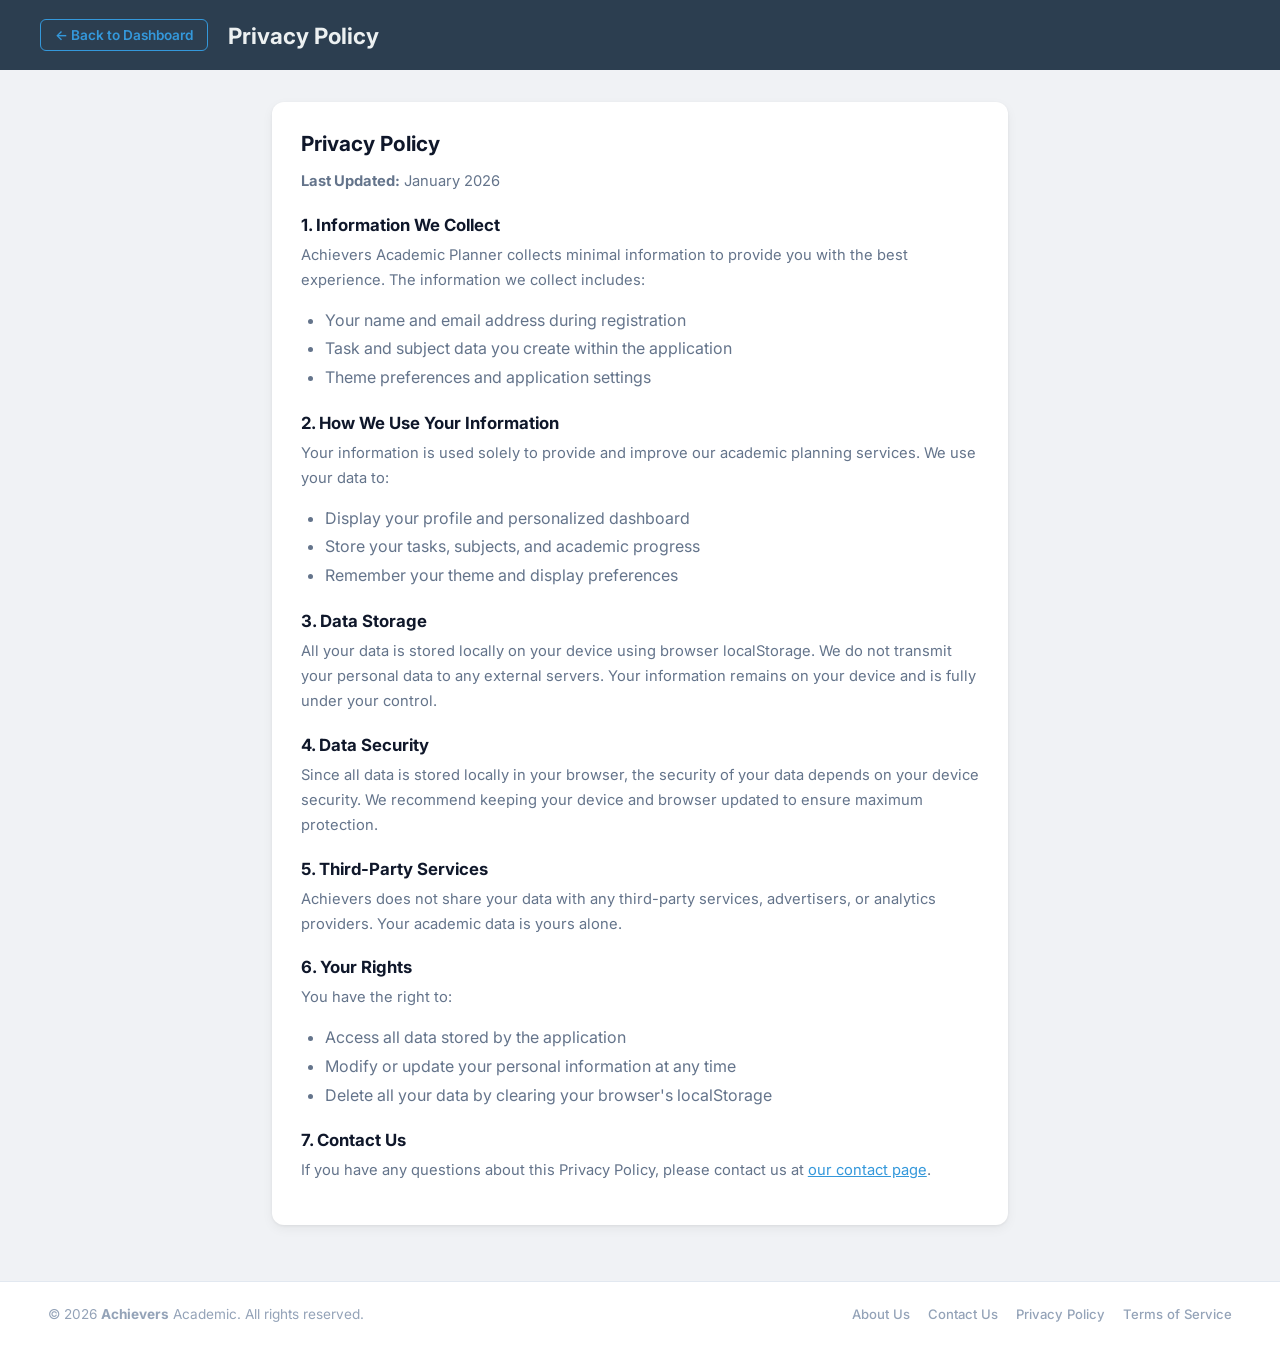
<file: privacy.html>
<!DOCTYPE html>
<html lang="en">
<head>
    <meta charset="UTF-8">
    <meta name="viewport" content="width=device-width, initial-scale=1.0">
    <title>Privacy Policy - Achievers</title>
    <link rel="stylesheet" href="style.css">
</head>
<body>
    <div class="page-wrapper">
        <header class="page-header">
            <a href="index.html" class="back-btn">&#8592; Back to Dashboard</a>
            <h1>Privacy Policy</h1>
        </header>

        <div class="page-body">
            <div class="page-card">
                <h2>Privacy Policy</h2>
                <p><strong>Last Updated:</strong> January 2026</p>

                <h3>1. Information We Collect</h3>
                <p>
                    Achievers Academic Planner collects minimal information to provide you with the best
                    experience. The information we collect includes:
                </p>
                <ul>
                    <li>Your name and email address during registration</li>
                    <li>Task and subject data you create within the application</li>
                    <li>Theme preferences and application settings</li>
                </ul>

                <h3>2. How We Use Your Information</h3>
                <p>
                    Your information is used solely to provide and improve our academic planning services.
                    We use your data to:
                </p>
                <ul>
                    <li>Display your profile and personalized dashboard</li>
                    <li>Store your tasks, subjects, and academic progress</li>
                    <li>Remember your theme and display preferences</li>
                </ul>

                <h3>3. Data Storage</h3>
                <p>
                    All your data is stored locally on your device using browser localStorage.
                    We do not transmit your personal data to any external servers. Your information
                    remains on your device and is fully under your control.
                </p>

                <h3>4. Data Security</h3>
                <p>
                    Since all data is stored locally in your browser, the security of your data depends
                    on your device security. We recommend keeping your device and browser updated to
                    ensure maximum protection.
                </p>

                <h3>5. Third-Party Services</h3>
                <p>
                    Achievers does not share your data with any third-party services, advertisers,
                    or analytics providers. Your academic data is yours alone.
                </p>

                <h3>6. Your Rights</h3>
                <p>You have the right to:</p>
                <ul>
                    <li>Access all data stored by the application</li>
                    <li>Modify or update your personal information at any time</li>
                    <li>Delete all your data by clearing your browser's localStorage</li>
                </ul>

                <h3>7. Contact Us</h3>
                <p>
                    If you have any questions about this Privacy Policy, please contact us at
                    <a href="contact.html" style="color: #3498db;">our contact page</a>.
                </p>
            </div>
        </div>

        <footer class="app-footer">
            <div class="footer-content">
                <div class="footer-section">
                    <p>&copy; 2026 <strong>Achievers</strong> Academic. All rights reserved.</p>
                </div>
                <div class="footer-links">
                    <a href="about.html">About Us</a>
                    <a href="contact.html">Contact Us</a>
                    <a href="privacy.html">Privacy Policy</a>
                    <a href="terms.html">Terms of Service</a>
                </div>
            </div>
        </footer>
    </div>

    <script>
        var theme = localStorage.getItem('theme') || 'light';
        document.body.setAttribute('data-theme', theme);
    </script>
</body>
</html>
</file>
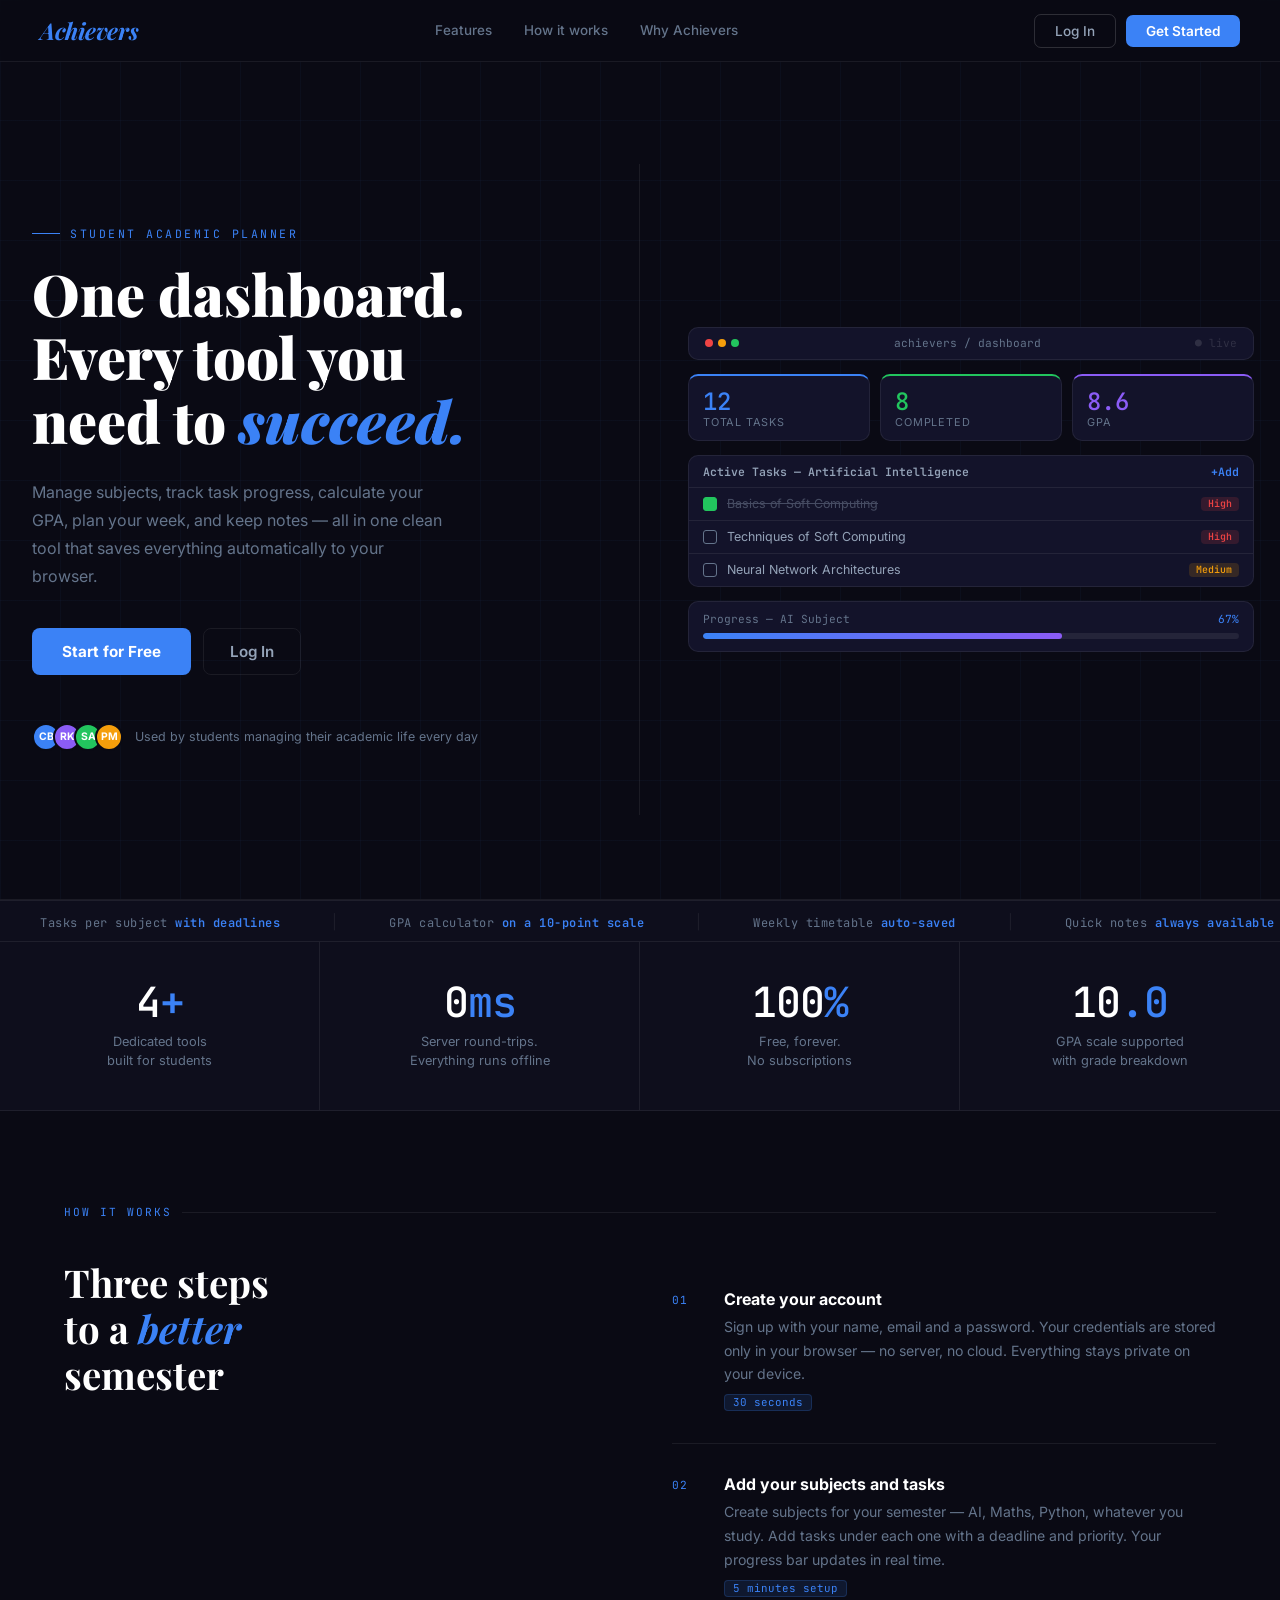
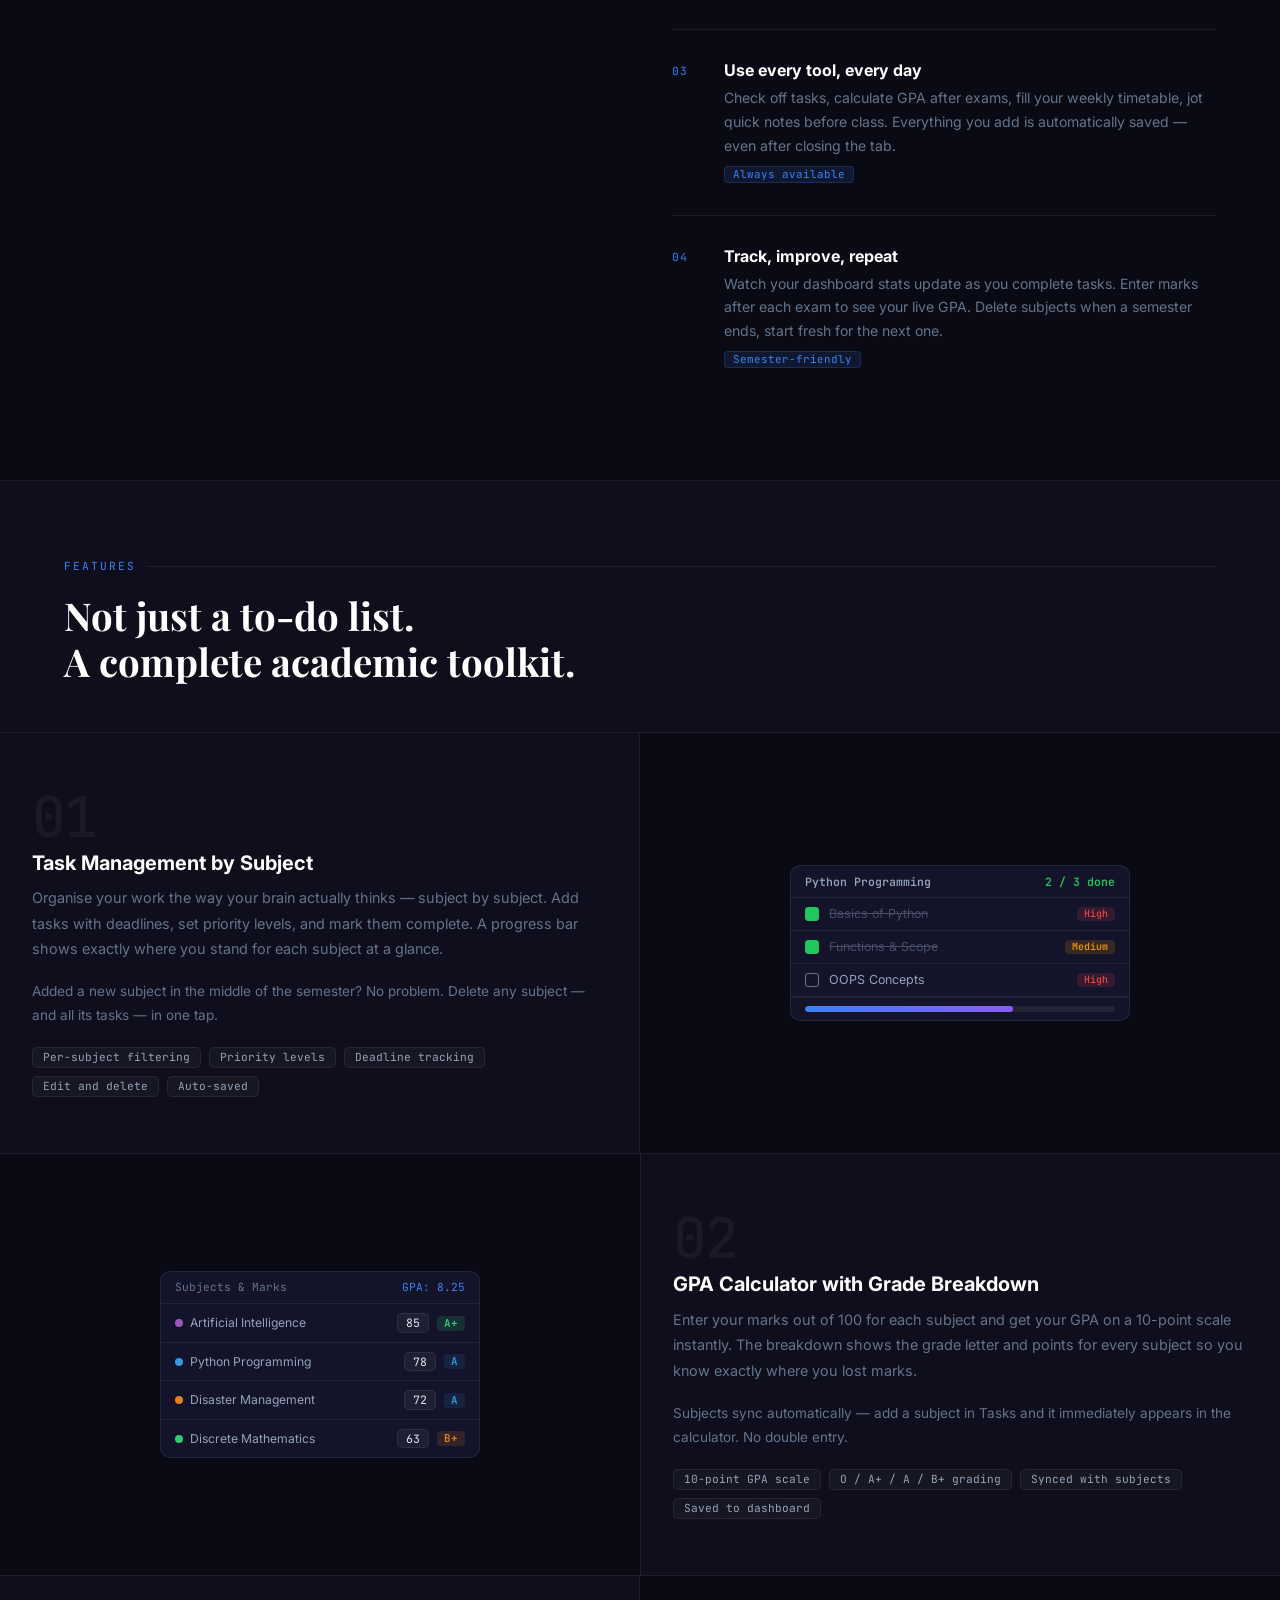
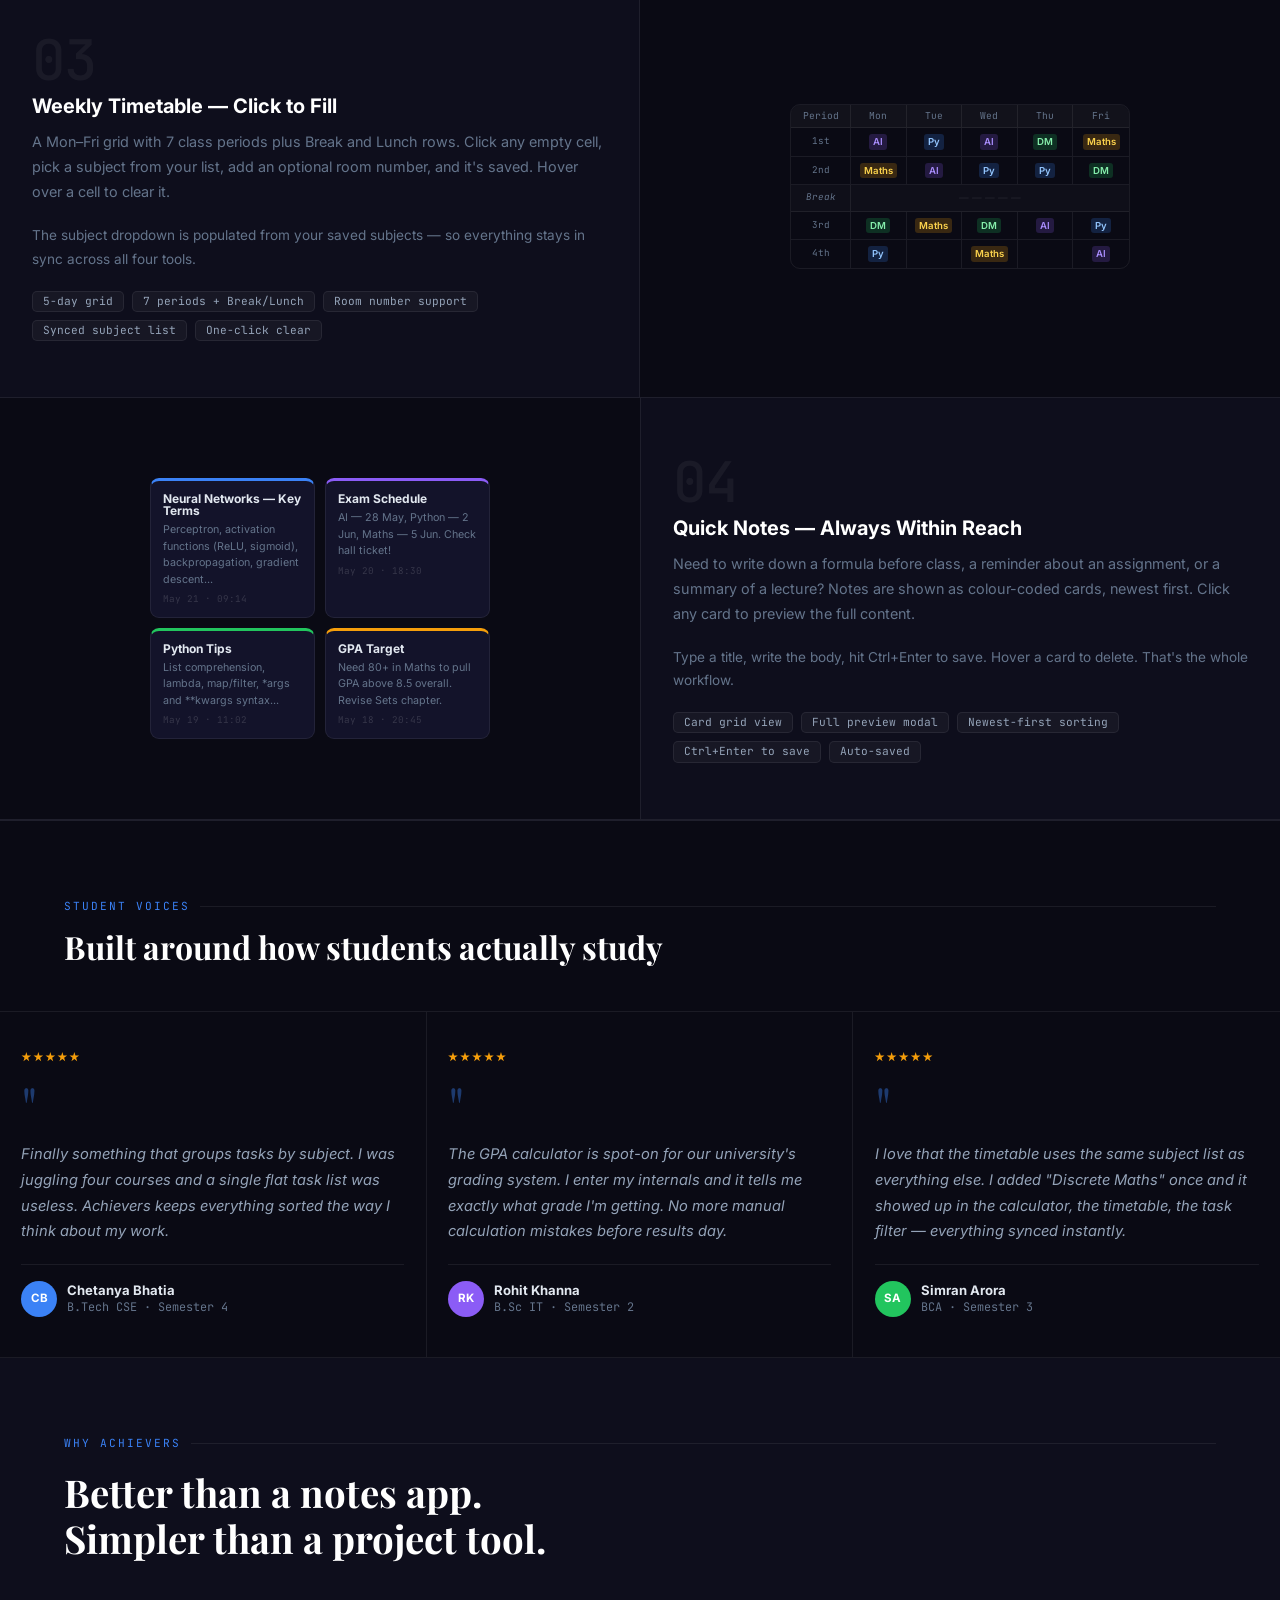
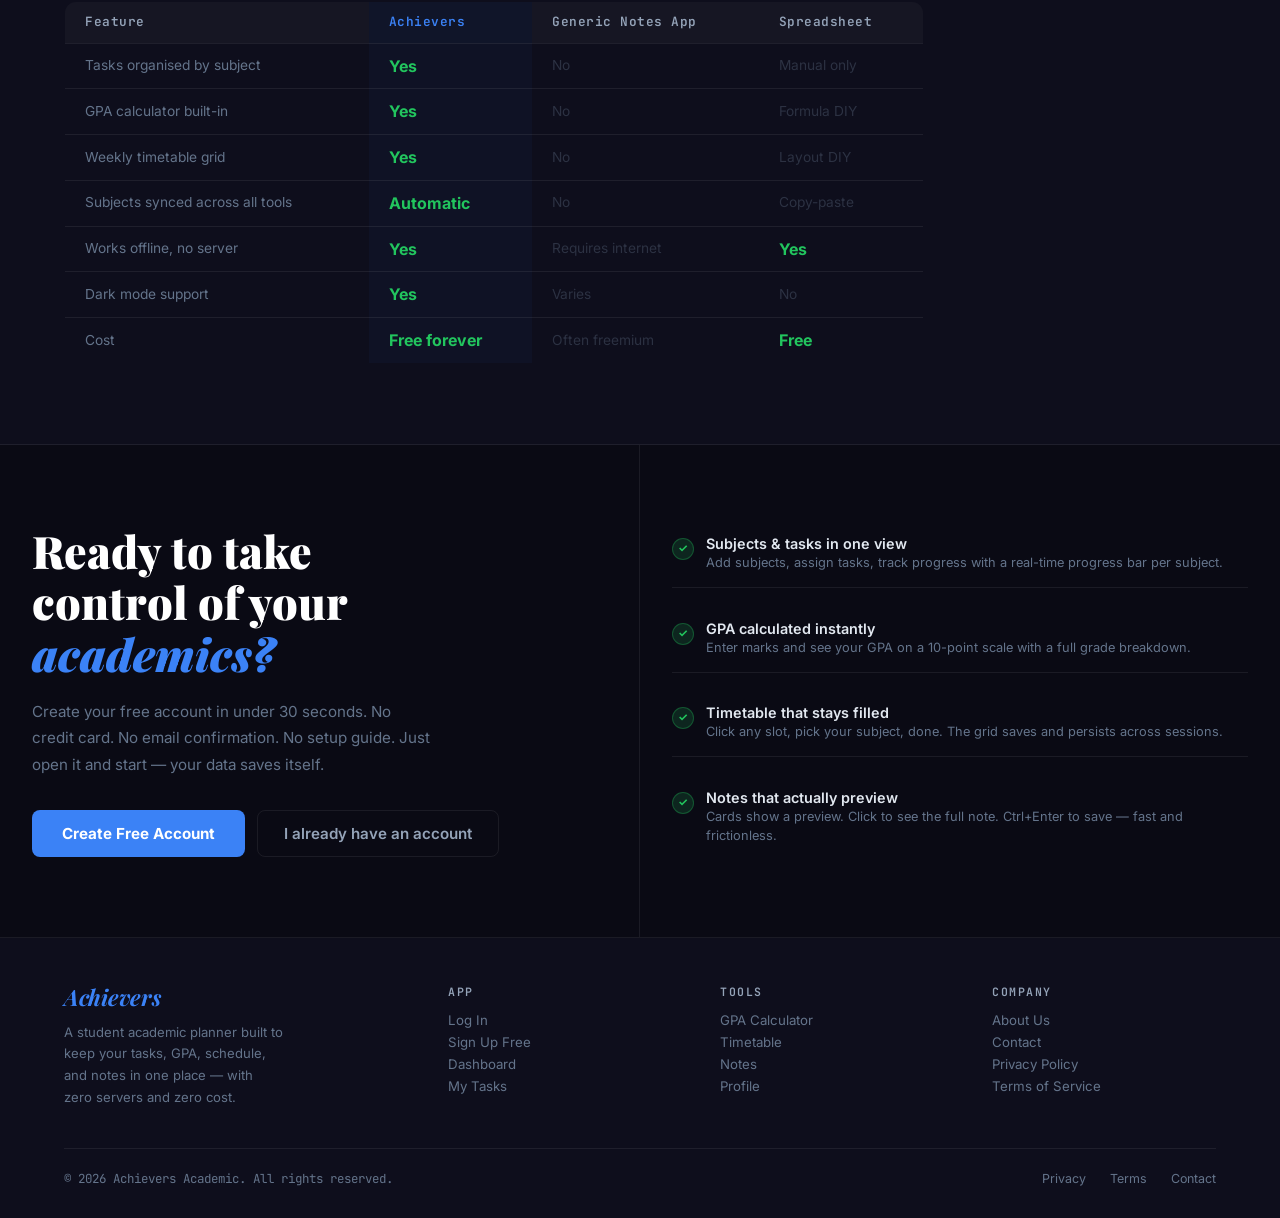
<file: profile.html>
<!DOCTYPE html>
<html lang="en">
<head>
    <meta charset="UTF-8">
    <meta name="viewport" content="width=device-width, initial-scale=1.0">
    <title>Profile - Achievers</title>
    <link rel="stylesheet" href="style.css">
</head>
<body>
    <div class="app-layout">

        <aside class="sidebar">
            <div class="sidebar-top">
                <h2 class="logo">Achievers</h2>
                <button class="theme-toggle" id="theme-toggle" title="Toggle Theme">
                    <span class="theme-icon" id="theme-icon">&#9790;</span>
                </button>
            </div>

            <a href="profile.html" class="user-profile-section" id="user-profile-section" style="border-color:rgba(59,130,246,0.3);background:rgba(59,130,246,0.06);">
                <div class="user-avatar" id="user-avatar">CB</div>
                <div class="user-details">
                    <strong id="sidebar-username">Student</strong>
                    <span class="user-details-email">My Profile</span>
                </div>
                <span class="profile-chevron" style="color:var(--blue);">&#10003;</span>
            </a>

            <nav class="sidebar-nav">
                <span class="sidebar-nav-label">Menu</span>
                <a href="index.html" class="nav-link" data-page="index">
                    <span class="nav-link-icon">&#8962;</span>Dashboard
                </a>
                <a href="tasks.html" class="nav-link" data-page="tasks">
                    <span class="nav-link-icon">&#10003;</span>My Tasks
                </a>
                <a href="timetable.html" class="nav-link" data-page="timetable">
                    <span class="nav-link-icon">&#9783;</span>Timetable
                </a>
                <a href="notes.html" class="nav-link" data-page="notes">
                    <span class="nav-link-icon">&#9998;</span>Notes
                </a>
                <a href="calculator.html" class="nav-link" data-page="calculator">
                    <span class="nav-link-icon">&#8721;</span>Calculator
                </a>
            </nav>

            <div class="sidebar-divider"></div>

            <a href="login.html" class="sidebar-logout-btn" id="logout-link">
                <span class="nav-link-icon">&#10148;</span>Logout
            </a>

            <div class="widget grades-widget">
                <h3>Current GPA</h3>
                <div class="gpa-display">
                    <span class="gpa-score" id="gpa-score">--</span>
                    <span class="gpa-label">/ 10.0</span>
                </div>
            </div>
        </aside>

        <main class="main-content">

            <!-- Hero Banner -->
            <div class="profile-hero">
                <div class="profile-hero-avatar" id="profile-hero-avatar">CB</div>
                <div class="profile-hero-info">
                    <h1 id="profile-hero-name">Student</h1>
                    <p class="profile-hero-email" id="profile-hero-email">No email set</p>
                    <div class="profile-hero-badges">
                        <span class="profile-badge">&#127891; Active Student</span>
                        <span class="profile-badge profile-badge-green">GPA: <span id="profile-badge-gpa">--</span> / 10.0</span>
                    </div>
                </div>
            </div>

            <!-- Stats Row -->
            <div class="profile-stats-row">
                <div class="profile-stat-card">
                    <span class="profile-stat-value" id="ps-gpa">--</span>
                    <span class="profile-stat-label">GPA Score</span>
                </div>
                <div class="profile-stat-card">
                    <span class="profile-stat-value" id="ps-tasks">0</span>
                    <span class="profile-stat-label">Total Tasks</span>
                </div>
                <div class="profile-stat-card">
                    <span class="profile-stat-value" id="ps-done">0</span>
                    <span class="profile-stat-label">Completed</span>
                </div>
                <div class="profile-stat-card">
                    <span class="profile-stat-value" id="ps-subjects">0</span>
                    <span class="profile-stat-label">Subjects</span>
                </div>
            </div>

            <!-- Two-column content -->
            <div class="profile-content-grid">

                <!-- Left: Edit Profile Form -->
                <div class="profile-section-card">
                    <div class="profile-section-header">
                        <h2>Edit Profile</h2>
                        <span>Update your account details</span>
                    </div>
                    <div class="profile-form-body">
                        <div class="form-group">
                            <label>Full Name</label>
                            <input type="text" id="profile-name" placeholder="Your full name" autocomplete="off">
                        </div>
                        <div class="form-group">
                            <label>Email Address</label>
                            <input type="email" id="profile-email" placeholder="your@email.com" autocomplete="off">
                        </div>
                        <div class="form-group">
                            <label>Contact Number</label>
                            <input type="tel" id="profile-contact" placeholder="10-digit Indian mobile number" autocomplete="off">
                        </div>
                        <div class="form-group">
                            <label>New Password</label>
                            <div style="position:relative;display:flex;align-items:center;">
                                <input type="password" id="profile-password" placeholder="Leave blank to keep current" style="flex:1;padding-right:40px;">
                                <button type="button" onclick="(function(b){var i=document.getElementById('profile-password');if(i.type==='password'){i.type='text';b.style.color='var(--blue)';}else{i.type='password';b.style.color='';};})(this)" style="position:absolute;right:10px;background:none;border:none;cursor:pointer;font-size:1rem;color:var(--txt2);padding:0;line-height:1;" title="Show/hide password">&#128065;</button>
                            </div>
                        </div>
                        <button class="save-profile-btn" id="save-profile-btn">Save Changes</button>
                        <p class="save-msg hidden" id="save-msg">&#10003; Profile updated successfully!</p>
                    </div>

                    <div class="profile-danger-zone">
                        <h3>Session</h3>
                        <a href="login.html" class="logout-full-btn" id="logout-full-btn">
                            &#10148; Sign Out of Achievers
                        </a>
                    </div>
                </div>

                <!-- Right: Account Info -->
                <div class="profile-section-card">
                    <div class="profile-section-header">
                        <h2>Account Overview</h2>
                        <span>Your current academic snapshot</span>
                    </div>
                    <div class="profile-info-list">
                        <div class="profile-info-item">
                            <span class="profile-info-icon">&#128100;</span>
                            <div class="profile-info-text">
                                <span class="profile-info-label">Full Name</span>
                                <span class="profile-info-value" id="pi-name">Student</span>
                            </div>
                        </div>
                        <div class="profile-info-item">
                            <span class="profile-info-icon">&#9993;</span>
                            <div class="profile-info-text">
                                <span class="profile-info-label">Email</span>
                                <span class="profile-info-value mono" id="pi-email">Not set</span>
                            </div>
                        </div>
                        <div class="profile-info-item">
                            <span class="profile-info-icon">&#128222;</span>
                            <div class="profile-info-text">
                                <span class="profile-info-label">Contact Number</span>
                                <span class="profile-info-value mono" id="pi-contact">Not set</span>
                            </div>
                        </div>
                        <div class="profile-info-item">
                            <span class="profile-info-icon">&#127891;</span>
                            <div class="profile-info-text">
                                <span class="profile-info-label">Current GPA</span>
                                <span class="profile-info-value mono" id="pi-gpa">-- / 10.0</span>
                            </div>
                        </div>
                        <div class="profile-info-item">
                            <span class="profile-info-icon">&#9989;</span>
                            <div class="profile-info-text">
                                <span class="profile-info-label">Tasks Completed</span>
                                <span class="profile-info-value mono" id="pi-tasks">0 of 0</span>
                            </div>
                        </div>
                        <div class="profile-info-item">
                            <span class="profile-info-icon">&#128218;</span>
                            <div class="profile-info-text">
                                <span class="profile-info-label">Subjects Enrolled</span>
                                <span class="profile-info-value mono" id="pi-subjects">0 subjects</span>
                            </div>
                        </div>
                        <div class="profile-info-item">
                            <span class="profile-info-icon">&#127758;</span>
                            <div class="profile-info-text">
                                <span class="profile-info-label">Platform</span>
                                <span class="profile-info-value">Achievers Academic &copy; 2026</span>
                            </div>
                        </div>
                    </div>
                </div>

            </div>
        </main>
    </div>

    <footer class="app-footer">
        <div class="footer-content">
            <div class="footer-section">
                <p>&copy; 2026 <strong>Achievers</strong> Academic. All rights reserved.</p>
            </div>
            <div class="footer-links">
                <a href="about.html">About Us</a>
                <a href="contact.html">Contact Us</a>
                <a href="privacy.html">Privacy Policy</a>
                <a href="terms.html">Terms of Service</a>
            </div>
        </div>
    </footer>

    <script src="script.js"></script>
    <script>
        (function loadProfileData() {
            var name  = localStorage.getItem('userName')  || 'Student';
            var email = localStorage.getItem('userEmail') || '';
            var gpa   = localStorage.getItem('currentGPA') || '--';
            var total = parseInt(localStorage.getItem('totalTasks') || '0', 10);
            var done  = parseInt(localStorage.getItem('completedTasks') || '0', 10);
            var subjectsRaw = localStorage.getItem('subjects');
            var subCount = 0;
            try { subCount = subjectsRaw ? JSON.parse(subjectsRaw).length : 0; } catch(e) {}

            var contact = localStorage.getItem('userContact') || '';

            // Hero
            document.getElementById('profile-hero-name').textContent  = name;
            document.getElementById('profile-hero-email').textContent = email || 'No email set';
            document.getElementById('profile-badge-gpa').textContent  = gpa;

            // Avatar initials
            function initials(n) {
                var p = n.trim().split(' ');
                return p.map(function(w){ return w[0]; }).join('').toUpperCase().slice(0,2);
            }
            var av = initials(name);
            document.getElementById('profile-hero-avatar').textContent = av;
            // Also update sidebar avatar via script.js (loadUser runs before this)

            // Stats row
            document.getElementById('ps-gpa').textContent      = gpa;
            document.getElementById('ps-tasks').textContent    = total;
            document.getElementById('ps-done').textContent     = done;
            document.getElementById('ps-subjects').textContent = subCount;

            // Form prefill
            document.getElementById('profile-name').value    = name;
            document.getElementById('profile-email').value   = email;
            document.getElementById('profile-contact').value = contact;

            // Info list
            document.getElementById('pi-name').textContent    = name;
            document.getElementById('pi-email').textContent   = email || 'Not set';
            document.getElementById('pi-contact').textContent = contact || 'Not set';
            document.getElementById('pi-gpa').textContent      = gpa + ' / 10.0';
            document.getElementById('pi-tasks').textContent    = done + ' of ' + total;
            document.getElementById('pi-subjects').textContent = subCount + ' subject' + (subCount !== 1 ? 's' : '');
        })();

        document.getElementById('save-profile-btn').addEventListener('click', function() {
            var name  = document.getElementById('profile-name').value.trim();
            var email = document.getElementById('profile-email').value.trim();

            if (name) {
                localStorage.setItem('userName', name);
                // Refresh displayed values
                document.getElementById('profile-hero-name').textContent  = name;
                document.getElementById('sidebar-username').textContent   = name;
                document.getElementById('pi-name').textContent            = name;
                var parts = name.split(' ');
                var av = parts.map(function(w){ return w[0]; }).join('').toUpperCase().slice(0,2);
                document.getElementById('profile-hero-avatar').textContent = av;
                document.getElementById('user-avatar').textContent         = av;
            }
            if (email) {
                localStorage.setItem('userEmail', email);
                document.getElementById('profile-hero-email').textContent = email;
                document.getElementById('pi-email').textContent           = email;
            }

            var contact = document.getElementById('profile-contact').value.trim();
            if (contact) {
                var digitsOnly = contact.replace(/[\s\-]/g, '').replace(/^\+?91/, '');
                if (!/^[6-9]\d{9}$/.test(digitsOnly)) {
                    alert('Please enter a valid Indian mobile number (10 digits, starting with 6–9).');
                    return;
                }
                localStorage.setItem('userContact', contact);
                document.getElementById('pi-contact').textContent = contact;
            }

            var msg = document.getElementById('save-msg');
            msg.classList.remove('hidden');
            setTimeout(function(){ msg.classList.add('hidden'); }, 3000);
        });

        document.getElementById('logout-full-btn').addEventListener('click', function(e) {
            e.preventDefault();
            localStorage.removeItem('achievers_current_user');
            localStorage.removeItem('userName');
            localStorage.removeItem('userEmail');
            window.location.href = 'login.html';
        });
    </script>
</body>
</html>
</file>
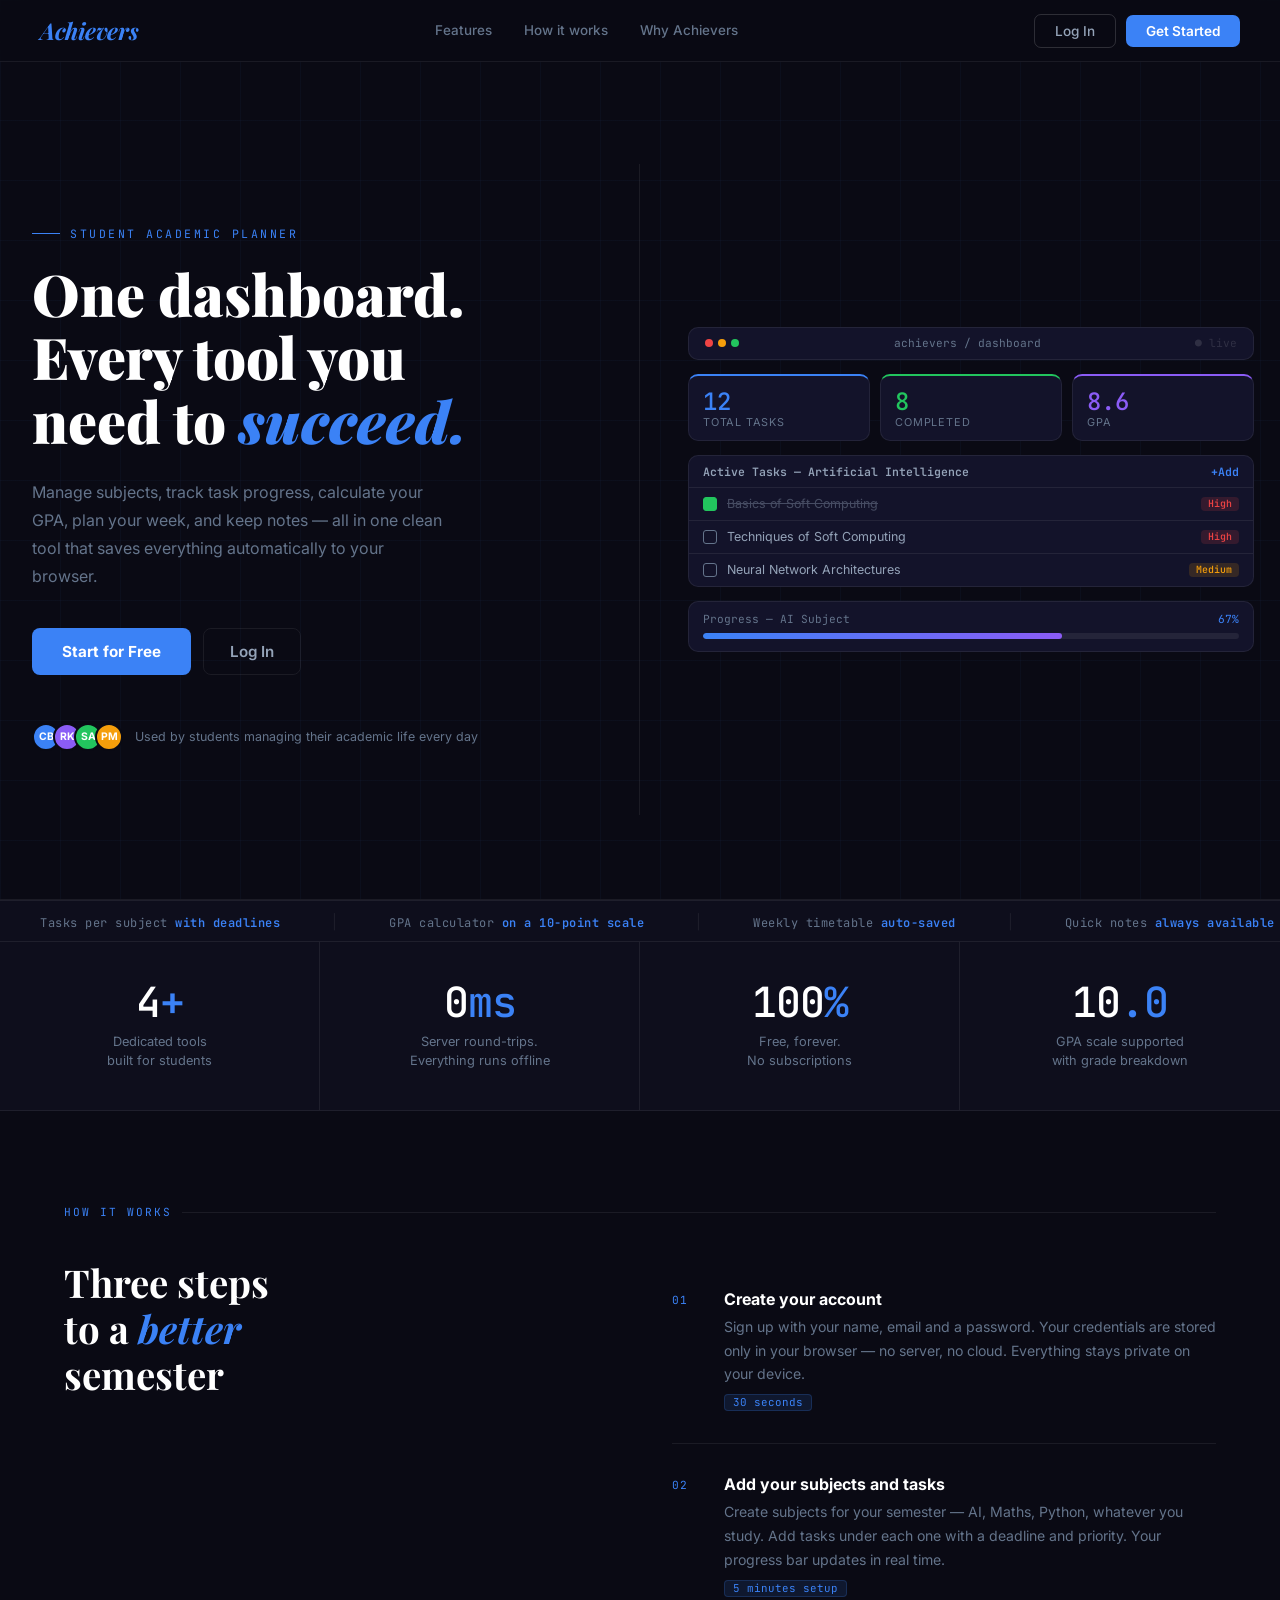
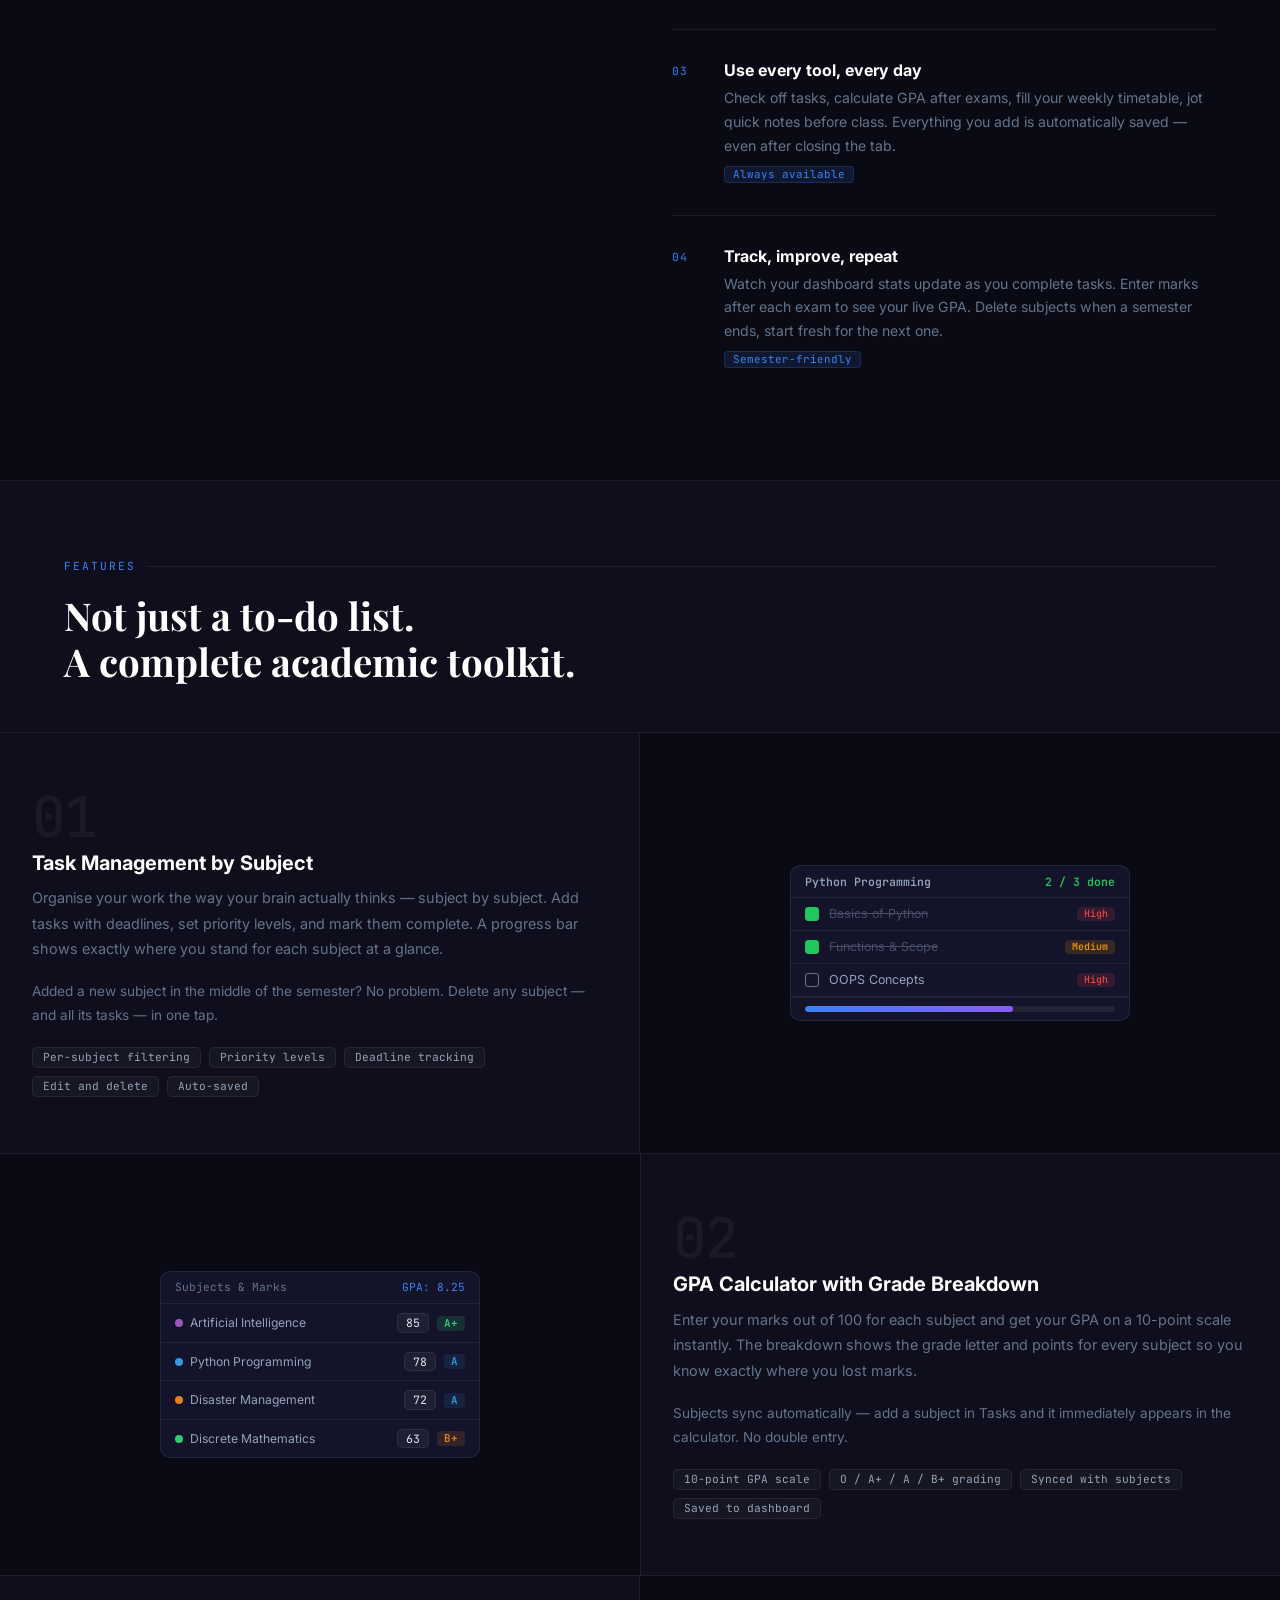
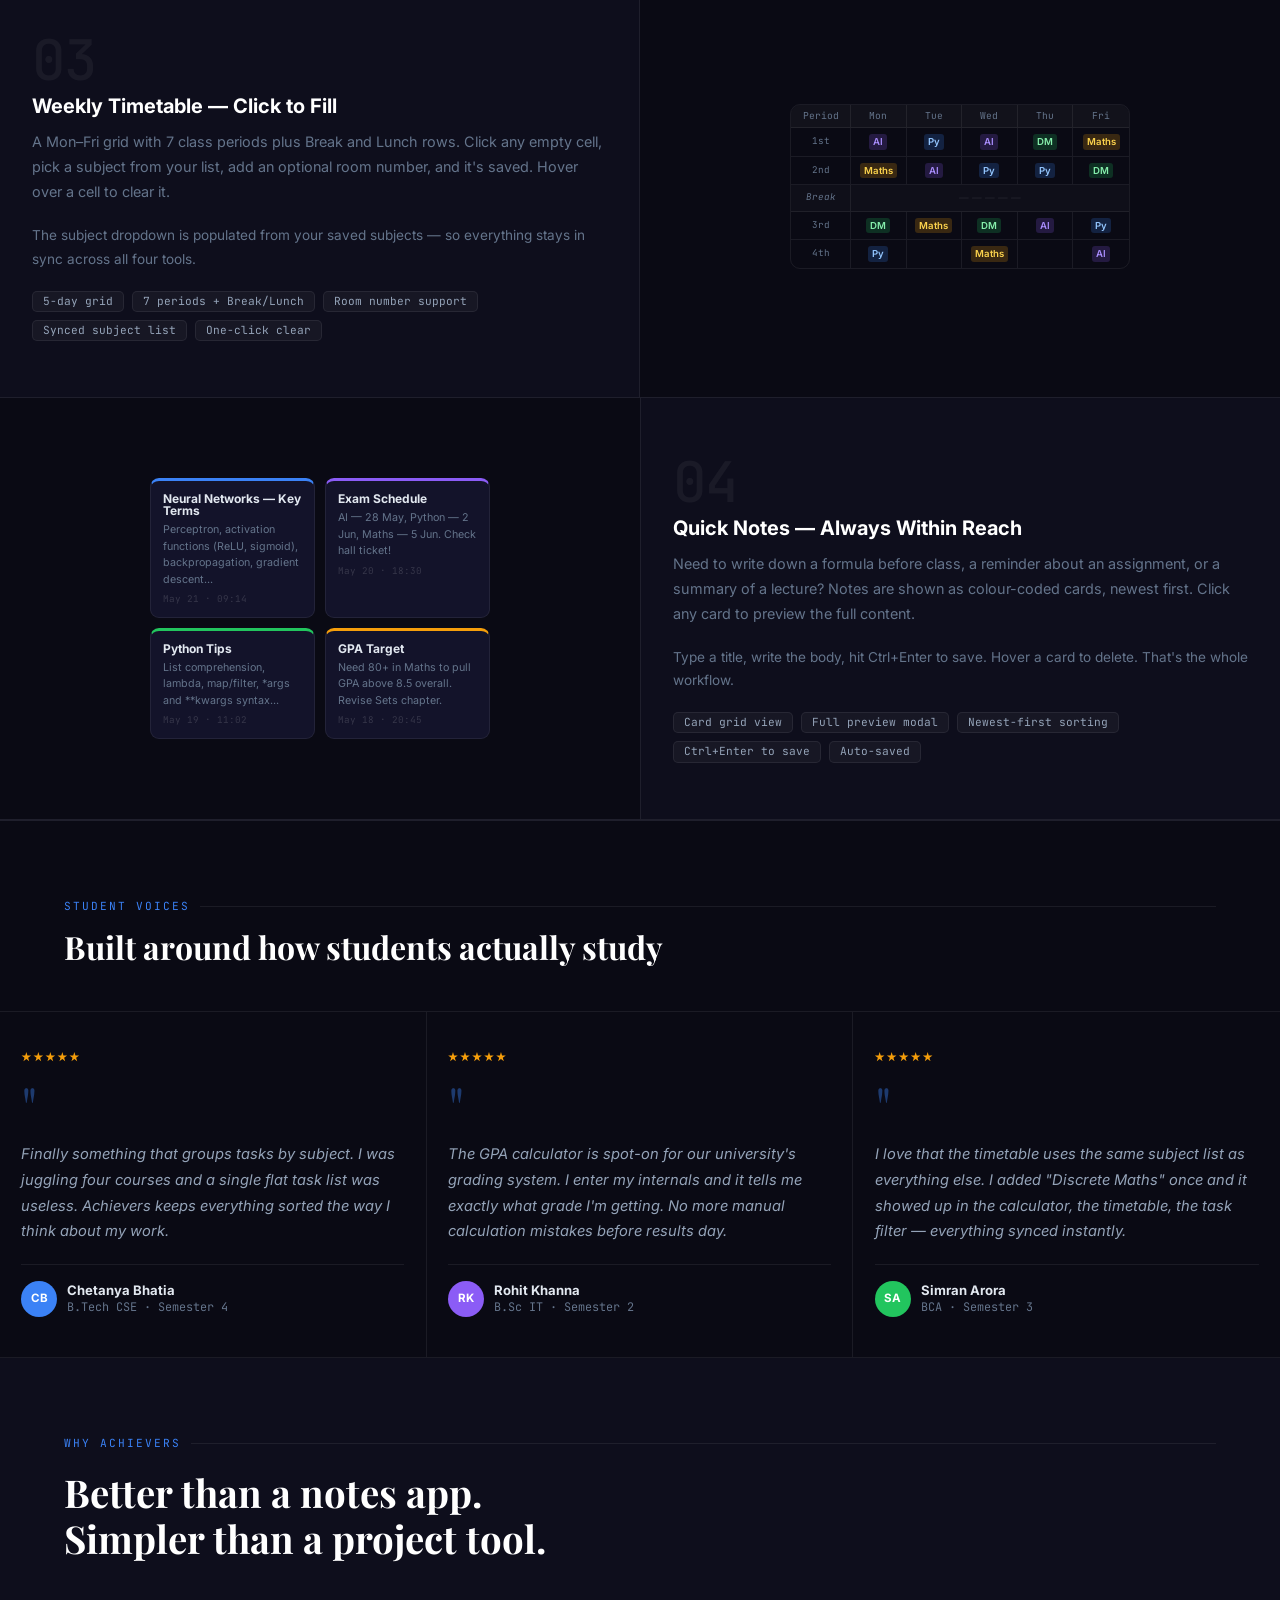
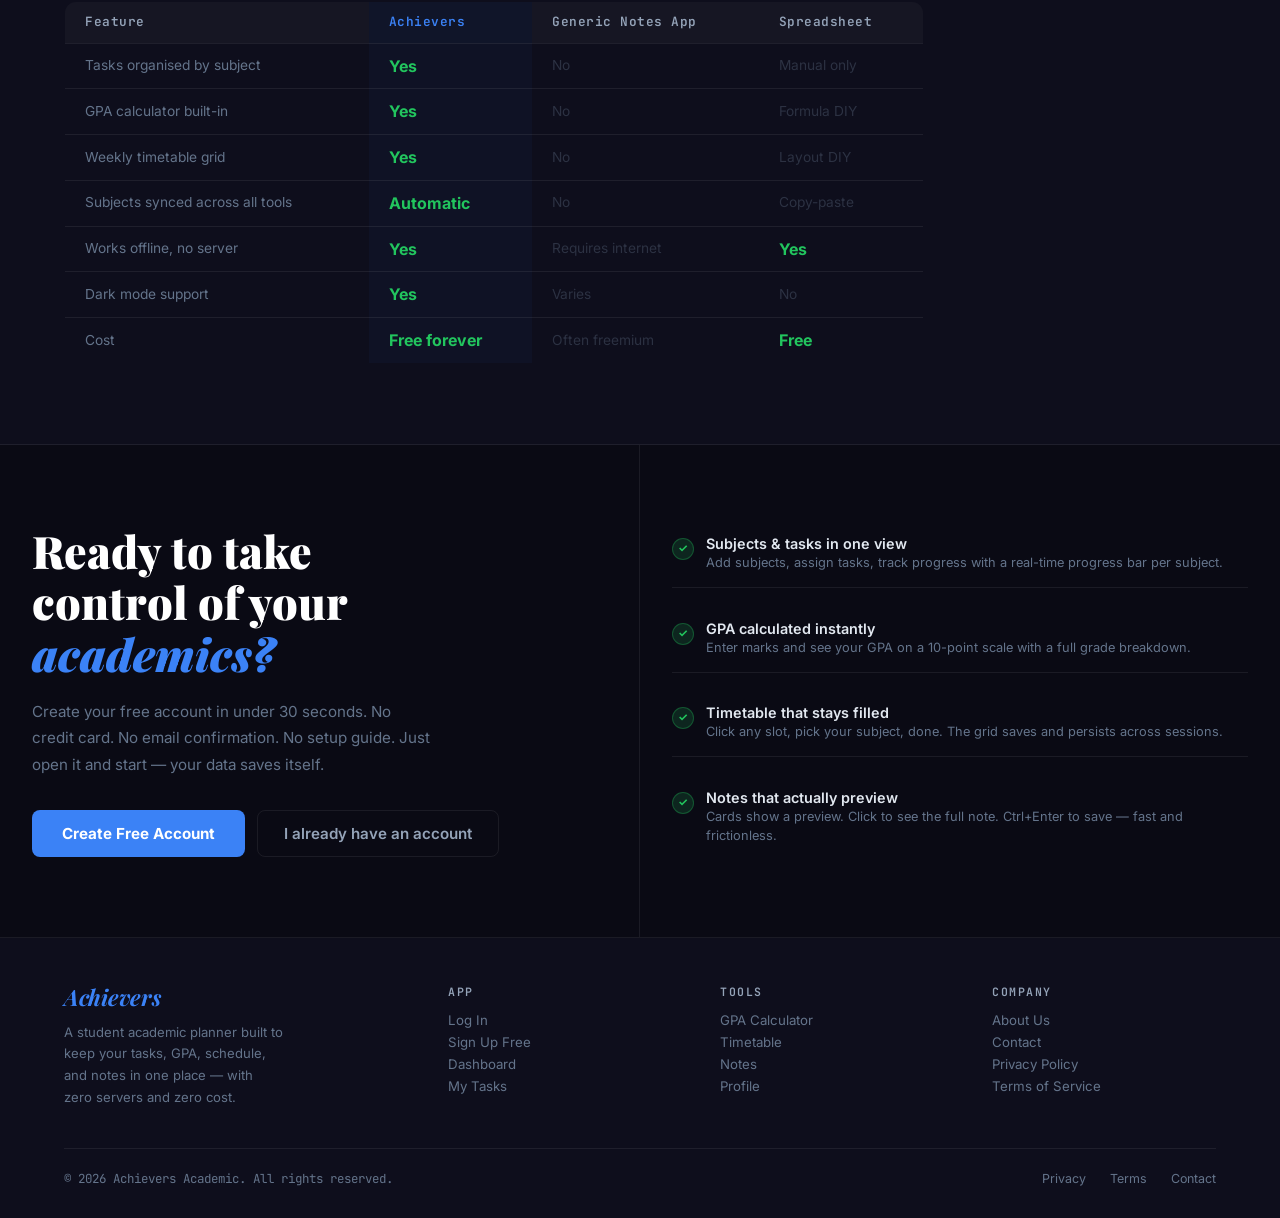
<file: tasks.html>
<!DOCTYPE html>
<html lang="en">
<head>
    <meta charset="UTF-8">
    <meta name="viewport" content="width=device-width, initial-scale=1.0">
    <title>Tasks - Achievers</title>
    <link rel="stylesheet" href="style.css">
</head>
<body>
    <div class="app-layout">

        <aside class="sidebar">
            <div class="sidebar-top">
                <h2 class="logo">Achievers</h2>
                <button class="theme-toggle" id="theme-toggle" title="Toggle Theme">
                    <span class="theme-icon" id="theme-icon">&#9790;</span>
                </button>
            </div>

            <a href="profile.html" class="user-profile-section" id="user-profile-section">
                <div class="user-avatar" id="user-avatar">CB</div>
                <div class="user-details">
                    <strong id="sidebar-username">Student</strong>
                    <span class="user-details-email">View Profile</span>
                </div>
                <span class="profile-chevron">&#8250;</span>
            </a>

            <nav class="sidebar-nav">
                <span class="sidebar-nav-label">Menu</span>
                <a href="index.html" class="nav-link" data-page="index">
                    <span class="nav-link-icon">&#8962;</span>Dashboard
                </a>
                <a href="tasks.html" class="nav-link active" data-page="tasks">
                    <span class="nav-link-icon">&#10003;</span>My Tasks
                </a>
                <a href="timetable.html" class="nav-link" data-page="timetable">
                    <span class="nav-link-icon">&#9783;</span>Timetable
                </a>
                <a href="notes.html" class="nav-link" data-page="notes">
                    <span class="nav-link-icon">&#9998;</span>Notes
                </a>
                <a href="calculator.html" class="nav-link" data-page="calculator">
                    <span class="nav-link-icon">&#8721;</span>Calculator
                </a>
            </nav>

            <div class="sidebar-divider"></div>

            <nav class="subjects-nav">
                <h3>My Subjects</h3>
                <!-- Built dynamically by tasks.js -->
                <ul id="subject-list"></ul>
                <button class="add-subject-btn" id="add-subject-btn">+ Add Subject</button>
            </nav>

            <a href="login.html" class="sidebar-logout-btn" id="logout-link">
                <span class="nav-link-icon">&#10148;</span>Logout
            </a>

            <div class="widget grades-widget">
                <h3>Current GPA</h3>
                <div class="gpa-display">
                    <span class="gpa-score" id="gpa-score">--</span>
                    <span class="gpa-label">/ 10.0</span>
                </div>
            </div>
        </aside>

        <main class="main-content">
            <header class="task-header">
                <h1>Task Management</h1>
                <div class="input-container">
                    <input type="text" id="task-name-input" placeholder="Task Name" required>
                    <input type="date" id="task-date-input" required>
                    <select id="task-priority-input">
                        <option>High Priority</option>
                        <option>Medium</option>
                        <option>Low</option>
                    </select>
                    <button type="button" class="add-btn" id="add-task-btn">Add Task</button>
                </div>
                <p class="input-error hidden" id="task-error">Please enter Task Name and select a Date!</p>
            </header>

            <section class="progress-section">
                <div class="progress-info">
                    <h3>Progress</h3>
                    <span id="progress-text">0 / 0 tasks completed</span>
                </div>
                <div class="progress-bar-container">
                    <div class="progress-bar" id="progress-bar" style="width: 0%"></div>
                </div>
                <span class="progress-percentage" id="progress-percentage">0%</span>
            </section>

            <section class="task-list-section">
                <h2 id="current-subject-title">Active Tasks</h2>
                <div id="task-container"></div>
            </section>
        </main>
    </div>

    <!-- Add Subject Modal -->
    <div class="custom-modal hidden" id="add-subject-modal">
        <div class="custom-modal-card">
            <div class="custom-modal-header">
                <h3>Add New Subject</h3>
                <button class="custom-modal-close" data-modal="add-subject-modal">&times;</button>
            </div>
            <div class="custom-modal-body">
                <label>Subject Name</label>
                <input type="text" id="subject-name-input" placeholder="e.g. Data Structures">
            </div>
            <div class="custom-modal-actions">
                <button class="modal-cancel-btn" data-modal="add-subject-modal">Cancel</button>
                <button class="modal-confirm-btn" id="subject-confirm-btn">Add Subject</button>
            </div>
        </div>
    </div>

    <!-- Edit Task Modal -->
    <div class="custom-modal hidden" id="edit-task-modal">
        <div class="custom-modal-card">
            <div class="custom-modal-header">
                <h3>Edit Task</h3>
                <button class="custom-modal-close" data-modal="edit-task-modal">&times;</button>
            </div>
            <div class="custom-modal-body">
                <label>Task Name</label>
                <input type="text" id="edit-task-name" placeholder="Task name">
                <label>Deadline</label>
                <input type="date" id="edit-task-date">
            </div>
            <div class="custom-modal-actions">
                <button class="modal-cancel-btn" data-modal="edit-task-modal">Cancel</button>
                <button class="modal-confirm-btn" id="edit-confirm-btn">Save Changes</button>
            </div>
        </div>
    </div>

    <!-- Delete Task Confirmation Modal -->
    <div class="custom-modal hidden" id="confirm-delete-modal">
        <div class="custom-modal-card">
            <div class="custom-modal-header">
                <h3>Delete Task</h3>
                <button class="custom-modal-close" data-modal="confirm-delete-modal">&times;</button>
            </div>
            <div class="custom-modal-body">
                <p class="modal-message">Are you sure you want to delete this task?<br>This action cannot be undone.</p>
            </div>
            <div class="custom-modal-actions">
                <button class="modal-cancel-btn" data-modal="confirm-delete-modal">Cancel</button>
                <button class="modal-confirm-btn modal-danger" id="delete-confirm-btn">Delete</button>
            </div>
        </div>
    </div>

    <!-- Delete Subject Confirmation Modal -->
    <div class="custom-modal hidden" id="confirm-delete-subject-modal">
        <div class="custom-modal-card">
            <div class="custom-modal-header">
                <h3>Delete Subject</h3>
                <button class="custom-modal-close" data-modal="confirm-delete-subject-modal">&times;</button>
            </div>
            <div class="custom-modal-body">
                <p class="modal-message">Delete this subject and <strong>all its tasks</strong>?<br>This action cannot be undone.</p>
            </div>
            <div class="custom-modal-actions">
                <button class="modal-cancel-btn" data-modal="confirm-delete-subject-modal">Cancel</button>
                <button class="modal-confirm-btn modal-danger" id="delete-subject-confirm-btn">Delete</button>
            </div>
        </div>
    </div>

    <footer class="app-footer">
        <div class="footer-content">
            <div class="footer-section">
                <p>&copy; 2026 <strong>Achievers</strong> Academic. All rights reserved.</p>
            </div>
            <div class="footer-links">
                <a href="about.html">About Us</a>
                <a href="contact.html">Contact Us</a>
                <a href="privacy.html">Privacy Policy</a>
                <a href="terms.html">Terms of Service</a>
            </div>
        </div>
    </footer>

    <script src="script.js"></script>
    <script src="tasks.js"></script>
</body>
</html>
</file>
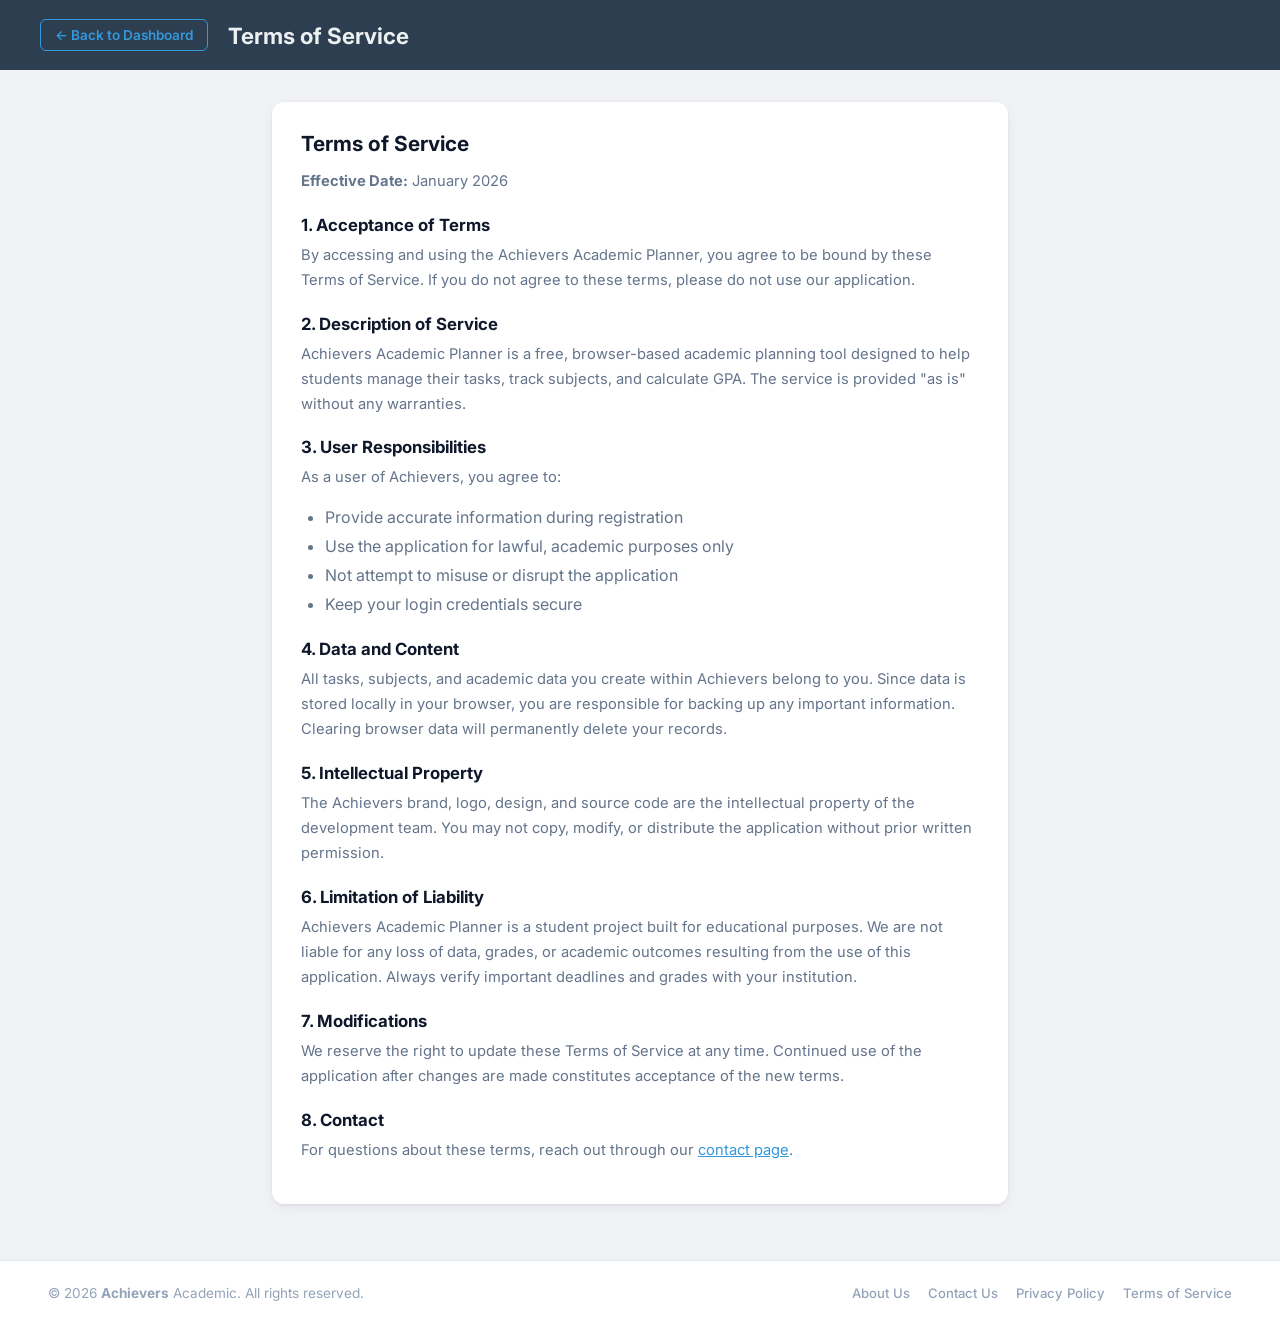
<file: terms.html>
<!DOCTYPE html>
<html lang="en">
<head>
    <meta charset="UTF-8">
    <meta name="viewport" content="width=device-width, initial-scale=1.0">
    <title>Terms of Service - Achievers</title>
    <link rel="stylesheet" href="style.css">
</head>
<body>
    <div class="page-wrapper">
        <header class="page-header">
            <a href="index.html" class="back-btn">&#8592; Back to Dashboard</a>
            <h1>Terms of Service</h1>
        </header>

        <div class="page-body">
            <div class="page-card">
                <h2>Terms of Service</h2>
                <p><strong>Effective Date:</strong> January 2026</p>

                <h3>1. Acceptance of Terms</h3>
                <p>
                    By accessing and using the Achievers Academic Planner, you agree to be bound by these
                    Terms of Service. If you do not agree to these terms, please do not use our application.
                </p>

                <h3>2. Description of Service</h3>
                <p>
                    Achievers Academic Planner is a free, browser-based academic planning tool designed
                    to help students manage their tasks, track subjects, and calculate GPA. The service
                    is provided "as is" without any warranties.
                </p>

                <h3>3. User Responsibilities</h3>
                <p>As a user of Achievers, you agree to:</p>
                <ul>
                    <li>Provide accurate information during registration</li>
                    <li>Use the application for lawful, academic purposes only</li>
                    <li>Not attempt to misuse or disrupt the application</li>
                    <li>Keep your login credentials secure</li>
                </ul>

                <h3>4. Data and Content</h3>
                <p>
                    All tasks, subjects, and academic data you create within Achievers belong to you.
                    Since data is stored locally in your browser, you are responsible for backing up
                    any important information. Clearing browser data will permanently delete your records.
                </p>

                <h3>5. Intellectual Property</h3>
                <p>
                    The Achievers brand, logo, design, and source code are the intellectual property
                    of the development team. You may not copy, modify, or distribute the application
                    without prior written permission.
                </p>

                <h3>6. Limitation of Liability</h3>
                <p>
                    Achievers Academic Planner is a student project built for educational purposes.
                    We are not liable for any loss of data, grades, or academic outcomes resulting
                    from the use of this application. Always verify important deadlines and grades
                    with your institution.
                </p>

                <h3>7. Modifications</h3>
                <p>
                    We reserve the right to update these Terms of Service at any time. Continued use
                    of the application after changes are made constitutes acceptance of the new terms.
                </p>

                <h3>8. Contact</h3>
                <p>
                    For questions about these terms, reach out through our
                    <a href="contact.html" style="color: #3498db;">contact page</a>.
                </p>
            </div>
        </div>

        <footer class="app-footer">
            <div class="footer-content">
                <div class="footer-section">
                    <p>&copy; 2026 <strong>Achievers</strong> Academic. All rights reserved.</p>
                </div>
                <div class="footer-links">
                    <a href="about.html">About Us</a>
                    <a href="contact.html">Contact Us</a>
                    <a href="privacy.html">Privacy Policy</a>
                    <a href="terms.html">Terms of Service</a>
                </div>
            </div>
        </footer>
    </div>

    <script>
        var theme = localStorage.getItem('theme') || 'light';
        document.body.setAttribute('data-theme', theme);
    </script>
</body>
</html>
</file>
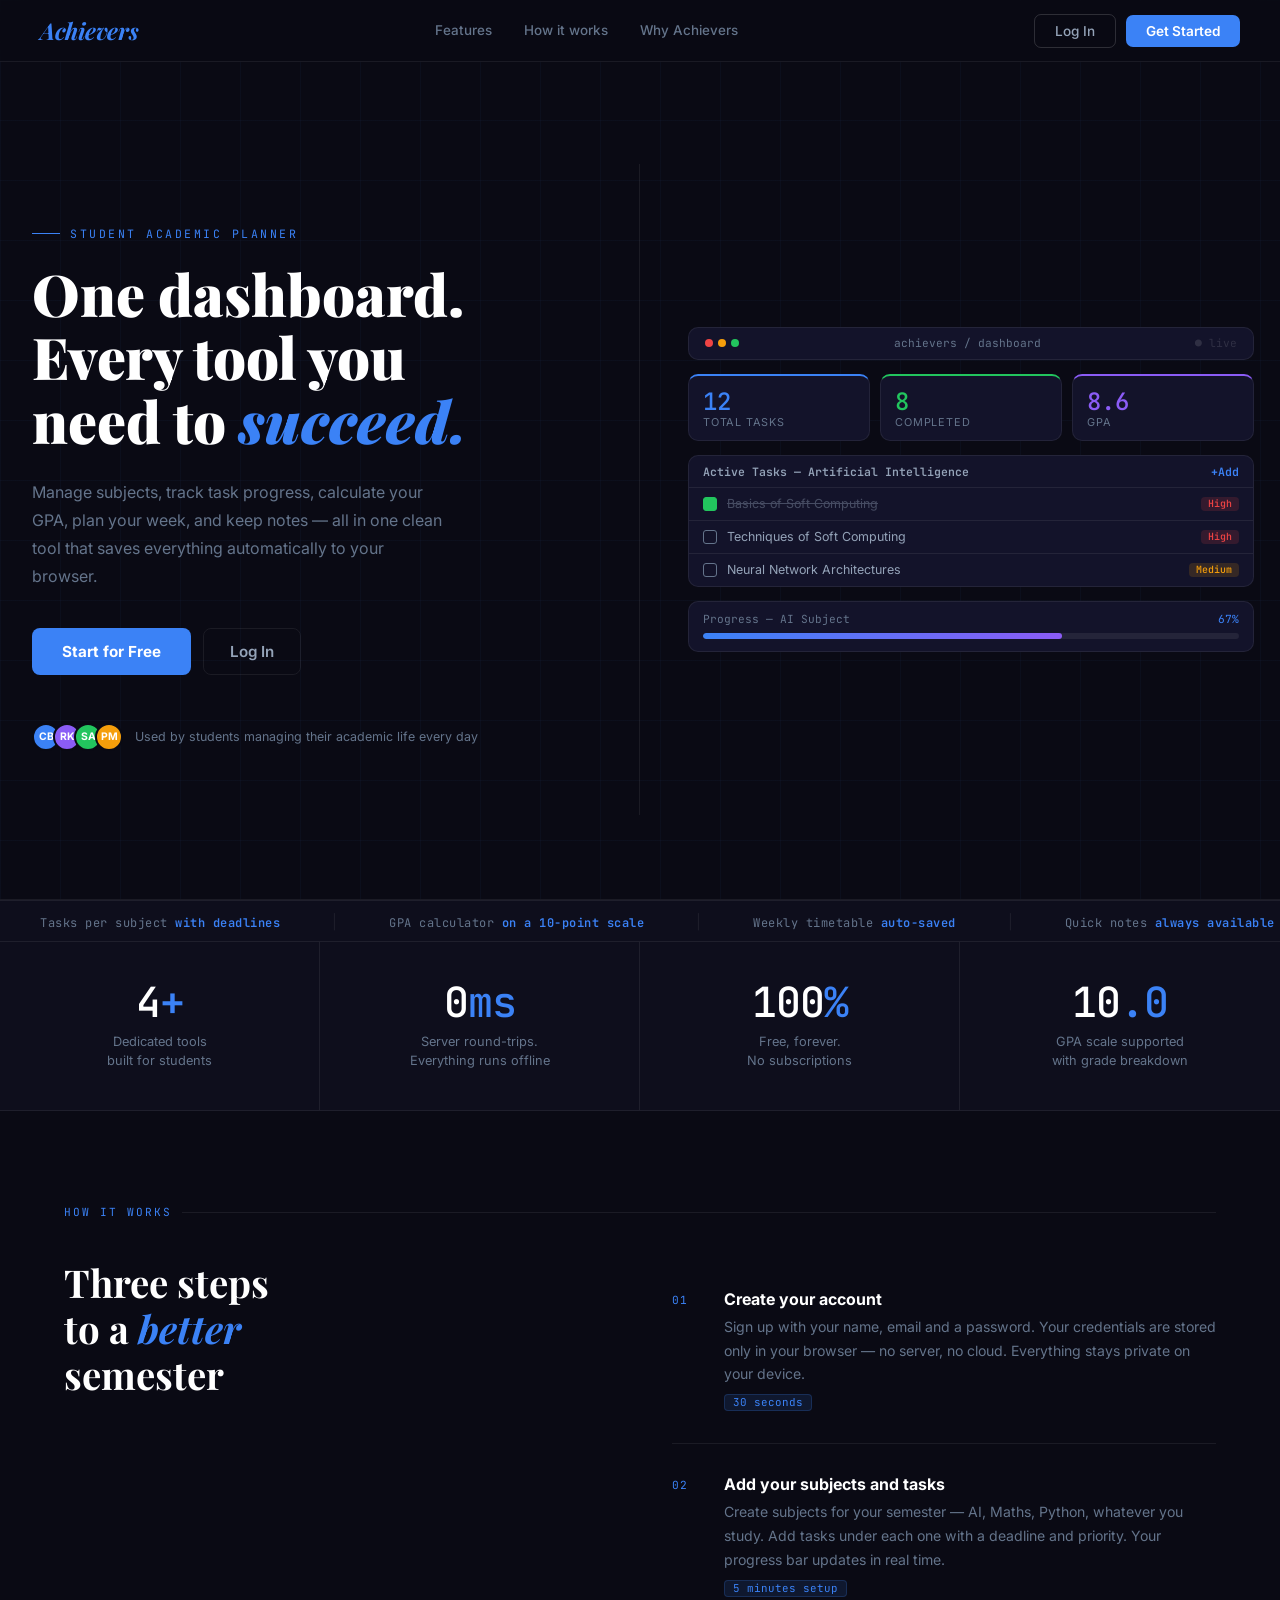
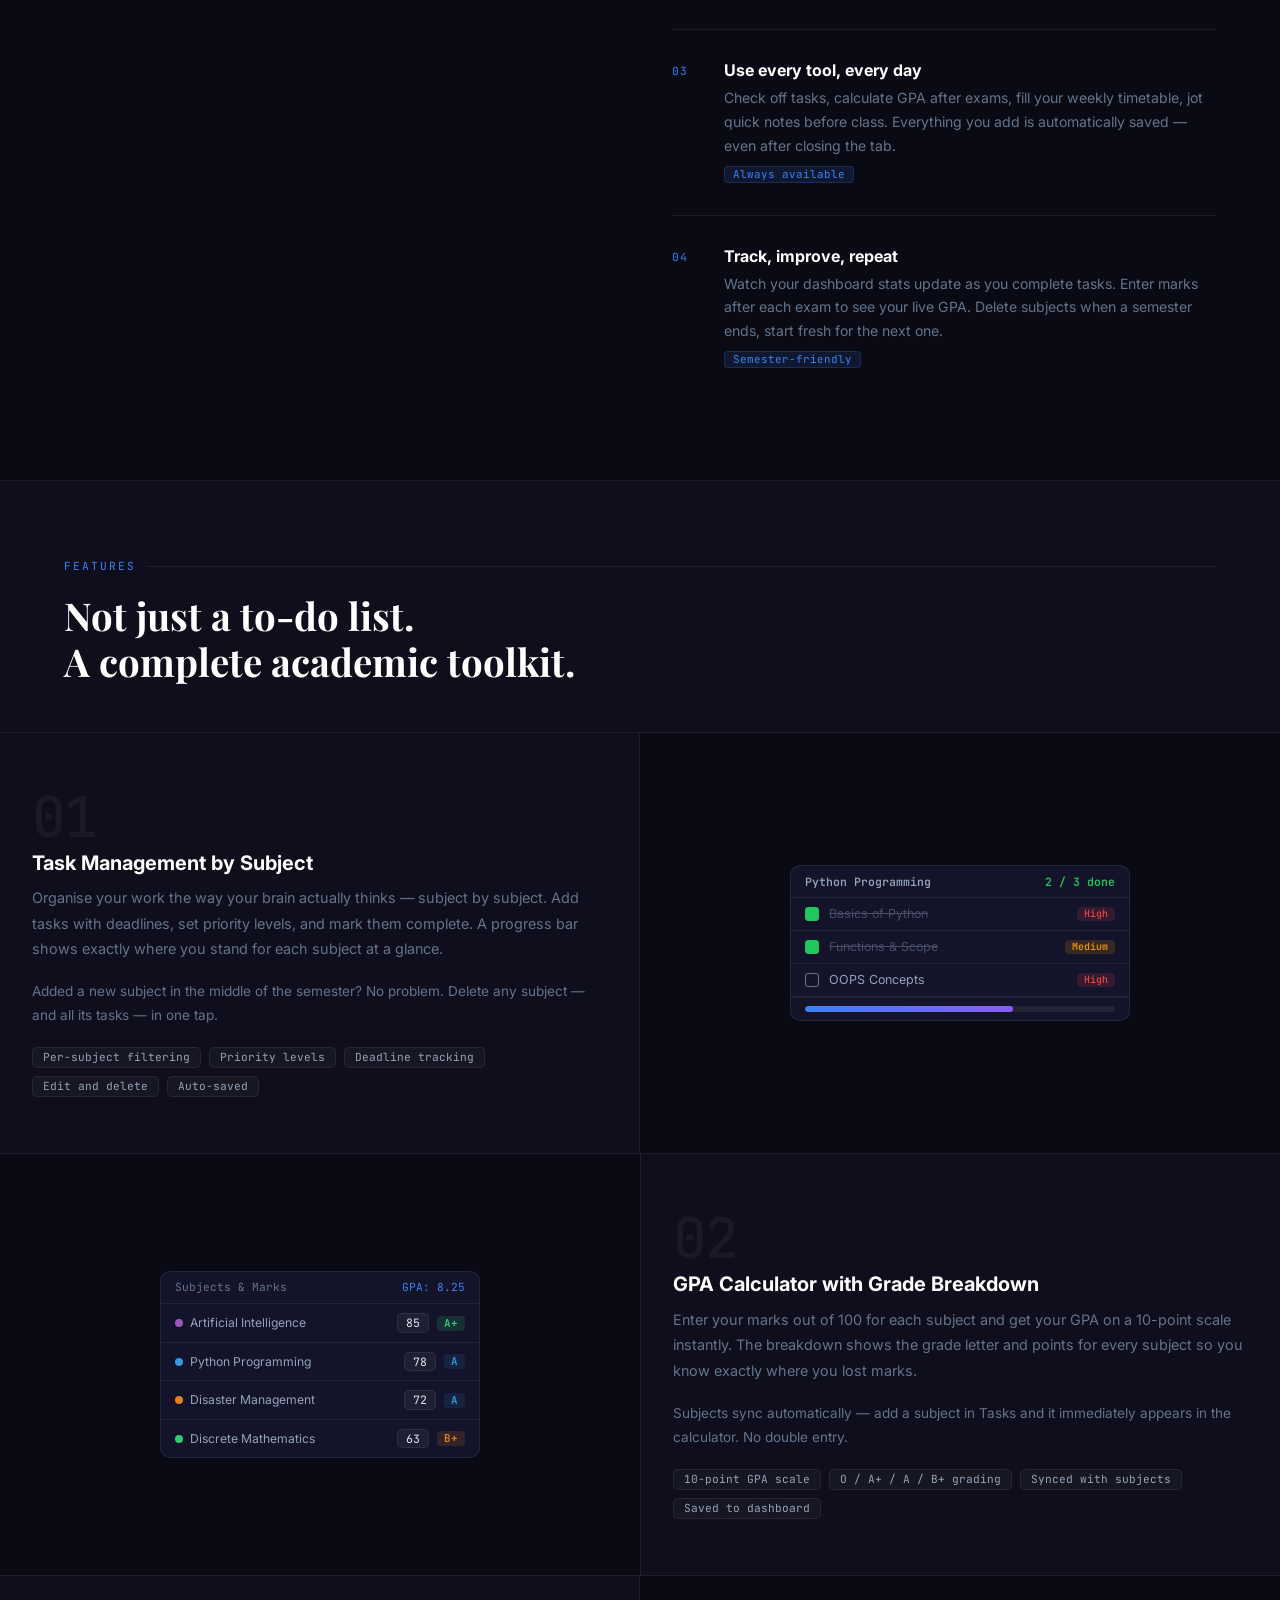
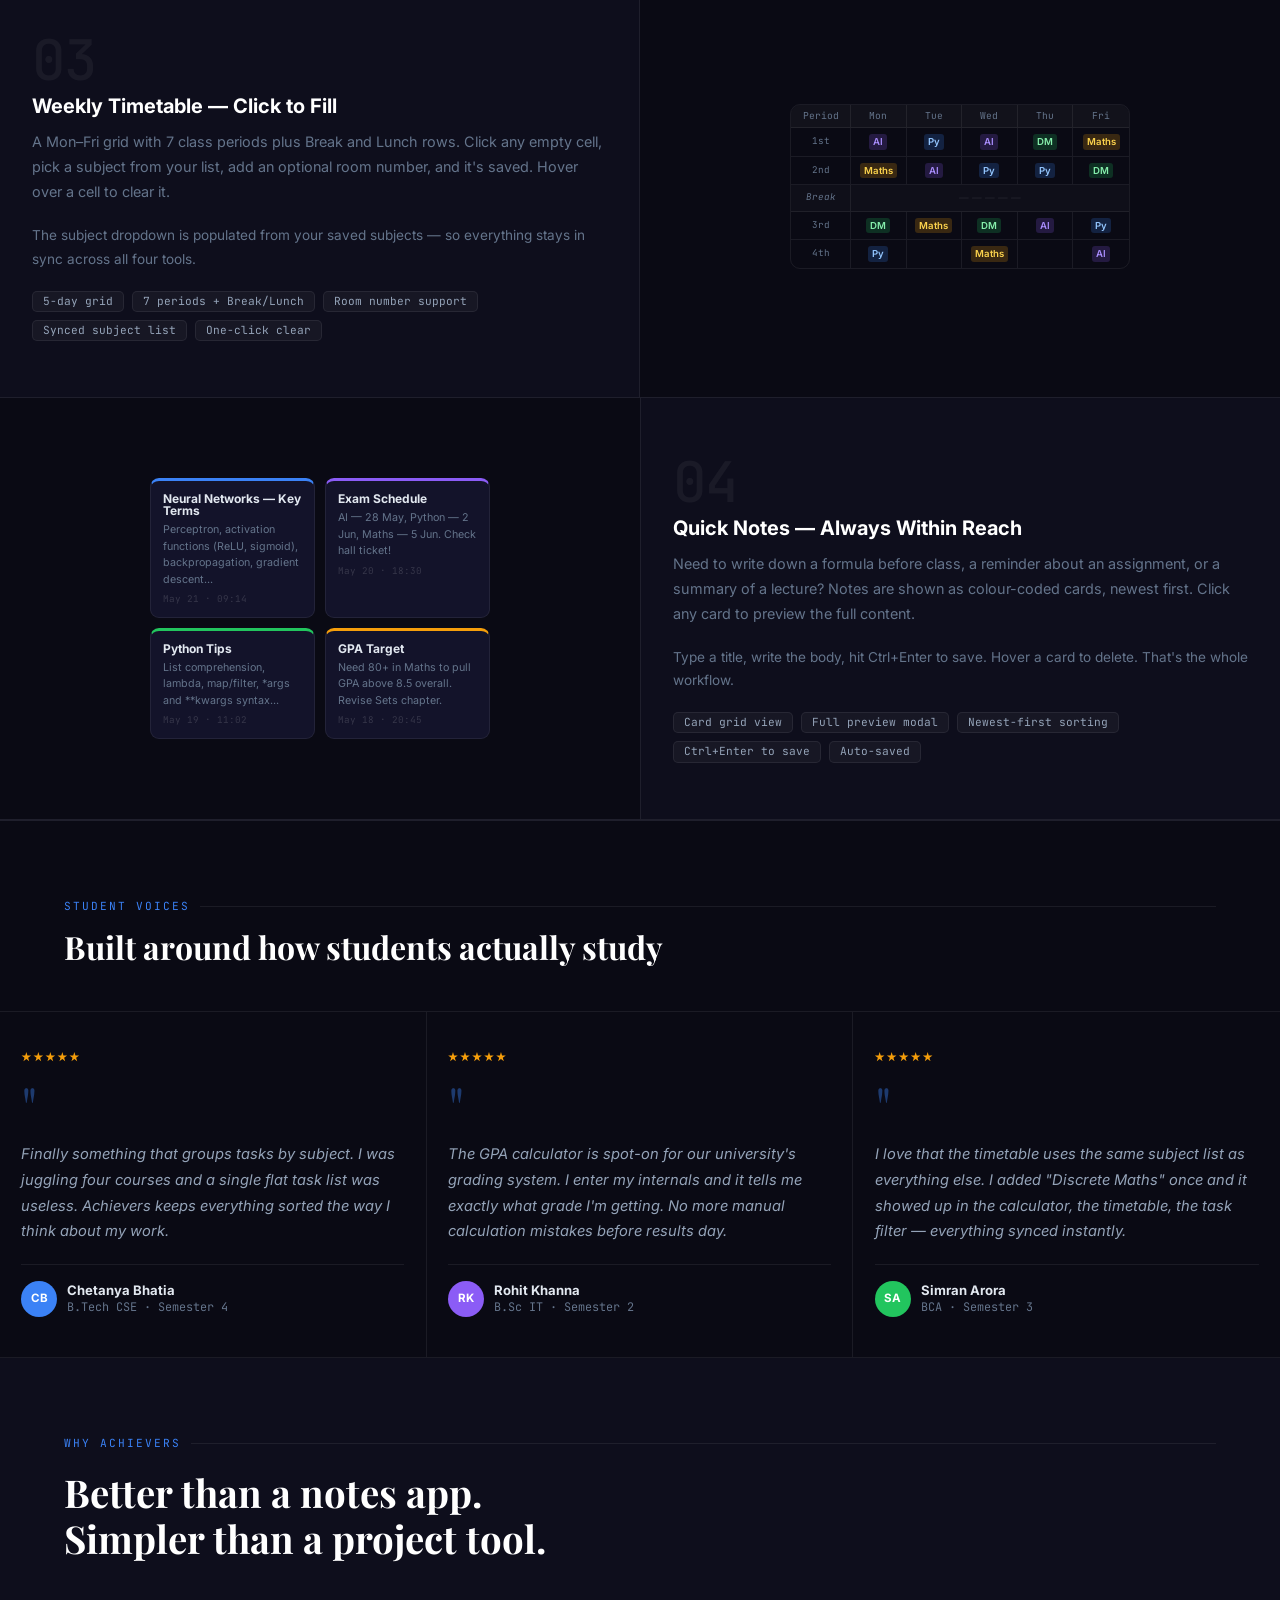
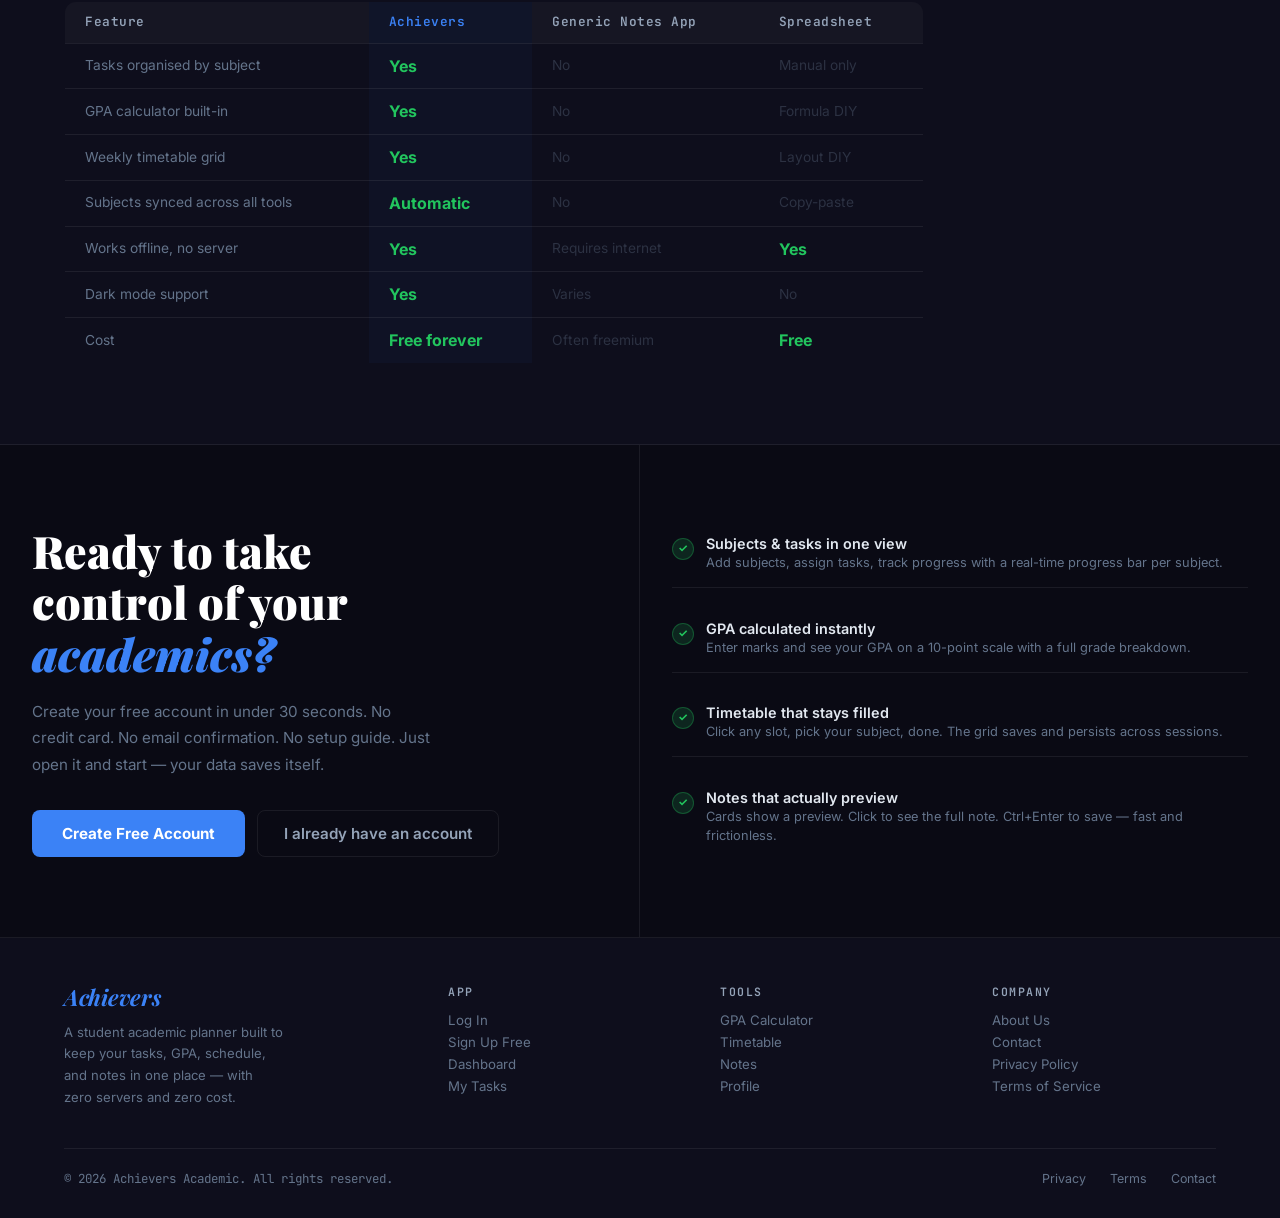
<file: timetable.html>
<!DOCTYPE html>
<html lang="en">
<head>
    <meta charset="UTF-8">
    <meta name="viewport" content="width=device-width, initial-scale=1.0">
    <title>Timetable - Achievers</title>
    <link rel="stylesheet" href="style.css">
</head>
<body>
    <div class="app-layout">

        <aside class="sidebar">
            <div class="sidebar-top">
                <h2 class="logo">Achievers</h2>
                <button class="theme-toggle" id="theme-toggle" title="Toggle Theme">
                    <span class="theme-icon" id="theme-icon">&#9790;</span>
                </button>
            </div>

            <a href="profile.html" class="user-profile-section" id="user-profile-section">
                <div class="user-avatar" id="user-avatar">CB</div>
                <div class="user-details">
                    <strong id="sidebar-username">Student</strong>
                    <span class="user-details-email">View Profile</span>
                </div>
                <span class="profile-chevron">&#8250;</span>
            </a>

            <nav class="sidebar-nav">
                <span class="sidebar-nav-label">Menu</span>
                <a href="index.html" class="nav-link" data-page="index">
                    <span class="nav-link-icon">&#8962;</span>Dashboard
                </a>
                <a href="tasks.html" class="nav-link" data-page="tasks">
                    <span class="nav-link-icon">&#10003;</span>My Tasks
                </a>
                <a href="timetable.html" class="nav-link active" data-page="timetable">
                    <span class="nav-link-icon">&#9783;</span>Timetable
                </a>
                <a href="notes.html" class="nav-link" data-page="notes">
                    <span class="nav-link-icon">&#9998;</span>Notes
                </a>
                <a href="calculator.html" class="nav-link" data-page="calculator">
                    <span class="nav-link-icon">&#8721;</span>Calculator
                </a>
            </nav>

            <div class="sidebar-divider"></div>

            <a href="login.html" class="sidebar-logout-btn" id="logout-link">
                <span class="nav-link-icon">&#10148;</span>Logout
            </a>

            <div class="widget grades-widget">
                <h3>Current GPA</h3>
                <div class="gpa-display">
                    <span class="gpa-score" id="gpa-score">--</span>
                    <span class="gpa-label">/ 10.0</span>
                </div>
            </div>
        </aside>

        <main class="main-content">
            <div class="dashboard-header" style="margin-bottom:0.5rem;">
                <div class="welcome-section">
                    <h1>Weekly Timetable</h1>
                    <p style="color:var(--text-secondary);font-size:0.9rem;">Click any cell to fill in your class. Changes save automatically.</p>
                </div>
                <button class="add-note-btn" id="clear-all-tt" style="background:#e74c3c;">Clear All</button>
            </div>

            <div class="timetable-wrapper">
                <table class="timetable-grid" id="timetable-table">
                    <thead>
                        <tr>
                            <th>Period</th>
                            <th>Monday</th>
                            <th>Tuesday</th>
                            <th>Wednesday</th>
                            <th>Thursday</th>
                            <th>Friday</th>
                        </tr>
                    </thead>
                    <tbody id="timetable-body">
                        <!-- Built by timetable.js -->
                    </tbody>
                </table>
            </div>
        </main>
    </div>

    <!-- Add / Edit Cell Modal -->
    <div class="custom-modal hidden" id="tt-entry-modal">
        <div class="custom-modal-card" style="max-width:380px;">
            <div class="custom-modal-header">
                <h3 id="tt-modal-title">Add Class</h3>
                <button class="custom-modal-close" data-modal="tt-entry-modal">&times;</button>
            </div>
            <div class="custom-modal-body">
                <label>Subject</label>
                <select id="tt-subject-select" style="width:100%;padding:11px;border:1px solid var(--border);border-radius:6px;background:var(--bg-input);color:var(--text-primary);font-size:0.92rem;">
                    <!-- Populated by JS -->
                </select>
                <label style="margin-top:12px;display:block;">Room / Location (optional)</label>
                <input type="text" id="tt-room-input" placeholder="e.g. Room 204">
            </div>
            <div class="custom-modal-actions">
                <button class="modal-cancel-btn" data-modal="tt-entry-modal">Cancel</button>
                <button class="modal-confirm-btn" id="tt-save-btn">Save</button>
            </div>
        </div>
    </div>

    <!-- Clear All Confirm Modal -->
    <div class="custom-modal hidden" id="tt-clear-modal">
        <div class="custom-modal-card">
            <div class="custom-modal-header">
                <h3>Clear Timetable</h3>
                <button class="custom-modal-close" data-modal="tt-clear-modal">&times;</button>
            </div>
            <div class="custom-modal-body">
                <p class="modal-message">Clear the entire timetable?<br>All entries will be removed.</p>
            </div>
            <div class="custom-modal-actions">
                <button class="modal-cancel-btn" data-modal="tt-clear-modal">Cancel</button>
                <button class="modal-confirm-btn modal-danger" id="tt-clear-confirm-btn">Clear All</button>
            </div>
        </div>
    </div>

    <footer class="app-footer">
        <div class="footer-content">
            <div class="footer-section">
                <p>&copy; 2026 <strong>Achievers</strong> Academic. All rights reserved.</p>
            </div>
            <div class="footer-links">
                <a href="about.html">About Us</a>
                <a href="contact.html">Contact Us</a>
                <a href="privacy.html">Privacy Policy</a>
                <a href="terms.html">Terms of Service</a>
            </div>
        </div>
    </footer>

    <script src="script.js"></script>
    <script src="timetable.js"></script>
</body>
</html>
</file>
<file: style.css>
@import url('https://fonts.googleapis.com/css2?family=Inter:wght@400;500;600;700;800;900&family=JetBrains+Mono:wght@400;500&display=swap');

/* ==========================================
   CSS VARIABLES FOR THEME SUPPORT
   ========================================== */

:root {
    --bg-body: #f0f2f5;
    --bg-card: #ffffff;
    --bg-input: #ffffff;
    --bg-input-hover: #f5f8ff;
    --text-primary: #1e293b;
    --text-secondary: #64748b;
    --text-heading: #0f172a;
    --border: #e2e8f0;
    --shadow-light: 0 1px 3px rgba(0,0,0,0.06), 0 4px 12px rgba(0,0,0,0.05);
    --shadow-card: 0 1px 2px rgba(0,0,0,0.04);
    --footer-bg: #ffffff;
    --footer-text: #94a3b8;
    --modal-backdrop: rgba(10, 10, 30, 0.7);
    --blue: #3b82f6;
    --blue2: #2563eb;
    --sidebar-bg: #0e0e1c;
    --sidebar-border: rgba(255,255,255,0.07);
    --sidebar-text: #94a3b8;
    --sidebar-active: rgba(59,130,246,0.15);
}

[data-theme="dark"] {
    --bg-body: #080818;
    --bg-card: #111127;
    --bg-input: #111127;
    --bg-input-hover: #1a1a38;
    --text-primary: #e2e8f0;
    --text-secondary: #94a3b8;
    --text-heading: #f1f5f9;
    --border: #1e1e3a;
    --shadow-light: 0 4px 12px rgba(0,0,0,0.35);
    --shadow-card: 0 2px 4px rgba(0,0,0,0.3);
    --footer-bg: #111127;
    --footer-text: #64748b;
    --modal-backdrop: rgba(4, 4, 18, 0.88);
}

/* ==========================================
   GENERAL RESET
   ========================================== */

* {
    margin: 0;
    padding: 0;
    box-sizing: border-box;
    font-family: 'Inter', 'Segoe UI', sans-serif;
}

body {
    background-color: var(--bg-body);
    color: var(--text-primary);
    transition: background-color 0.3s ease, color 0.3s ease;
}

.app-layout {
    display: flex;
    min-height: 100vh;
}

.hidden { display: none !important; }

/* ==========================================
   SIDEBAR
   ========================================== */

.sidebar {
    width: 240px;
    background: var(--sidebar-bg);
    color: var(--sidebar-text);
    padding: 1.2rem 1rem;
    display: flex;
    flex-direction: column;
    position: sticky;
    top: 0;
    height: 100vh;
    overflow-y: auto;
    flex-shrink: 0;
    border-right: 1px solid var(--sidebar-border);
    gap: 0;
}

.sidebar-top {
    display: flex;
    justify-content: space-between;
    align-items: center;
    margin-bottom: 1.4rem;
    padding-bottom: 1rem;
    border-bottom: 1px solid var(--sidebar-border);
}

.logo {
    font-family: 'Inter', sans-serif;
    font-style: italic;
    font-weight: 800;
    font-size: 1.45rem;
    color: var(--blue);
    letter-spacing: -0.3px;
}

.theme-toggle {
    background: rgba(255,255,255,0.06);
    border: 1px solid var(--sidebar-border);
    color: #94a3b8;
    width: 32px;
    height: 32px;
    border-radius: 8px;
    cursor: pointer;
    display: flex;
    align-items: center;
    justify-content: center;
    font-size: 0.95rem;
    transition: all 0.2s ease;
}

.theme-toggle:hover {
    background: rgba(59,130,246,0.15);
    border-color: rgba(59,130,246,0.3);
    color: var(--blue);
    transform: rotate(15deg);
}

/* ---- Avatar / Profile section ---- */
.user-profile-section {
    display: flex;
    align-items: center;
    gap: 10px;
    padding: 10px;
    border-radius: 10px;
    margin-bottom: 1.2rem;
    cursor: pointer;
    transition: background 0.2s;
    position: relative;
    text-decoration: none;
    border: 1px solid transparent;
}

.user-profile-section:hover {
    background: rgba(255,255,255,0.05);
    border-color: var(--sidebar-border);
}

.profile-chevron {
    color: rgba(148,163,184,0.4);
    font-size: 1.1rem;
    margin-left: auto;
    flex-shrink: 0;
    transition: 0.2s;
}

.user-profile-section:hover .profile-chevron {
    color: var(--blue);
    transform: translateX(2px);
}

.user-avatar {
    width: 36px;
    height: 36px;
    border-radius: 10px;
    background: linear-gradient(135deg, var(--blue), #8b5cf6);
    display: flex;
    align-items: center;
    justify-content: center;
    font-weight: 700;
    font-size: 0.75rem;
    color: #fff;
    flex-shrink: 0;
    cursor: pointer;
    transition: transform 0.2s, box-shadow 0.2s;
    box-shadow: 0 2px 8px rgba(59,130,246,0.3);
}

.user-avatar:hover {
    transform: scale(1.08);
    box-shadow: 0 4px 14px rgba(59,130,246,0.45);
}

.user-details {
    display: flex;
    flex-direction: column;
    gap: 2px;
    min-width: 0;
    flex: 1;
}

.user-details strong {
    font-size: 0.82rem;
    font-weight: 600;
    color: #e2e8f0;
    white-space: nowrap;
    overflow: hidden;
    text-overflow: ellipsis;
}

.user-details-email {
    font-size: 0.67rem;
    color: var(--sidebar-text);
    font-family: 'JetBrains Mono', monospace;
    white-space: nowrap;
    overflow: hidden;
    text-overflow: ellipsis;
}

.user-actions {
    display: flex;
    gap: 8px;
}

.profile-link, .logout-link {
    font-size: 0.68rem;
    text-decoration: none;
    font-weight: 600;
    transition: 0.2s;
    font-family: 'Inter', sans-serif;
}

.profile-link { color: var(--blue); }
.profile-link:hover { color: #93c5fd; }
.logout-link { color: #f87171; }
.logout-link:hover { color: #fca5a5; }

/* ---- Sidebar bottom logout button ---- */
.sidebar-logout-btn {
    display: flex;
    align-items: center;
    gap: 10px;
    color: #f87171;
    text-decoration: none;
    padding: 9px 10px;
    border-radius: 8px;
    font-size: 0.85rem;
    font-weight: 500;
    transition: all 0.18s ease;
    margin-top: auto;
    margin-bottom: 0.75rem;
    border: 1px solid transparent;
}

.sidebar-logout-btn:hover {
    background: rgba(248,113,113,0.1);
    border-color: rgba(248,113,113,0.2);
    color: #fca5a5;
}

.sidebar-logout-btn .nav-link-icon {
    background: rgba(248,113,113,0.12);
    color: #f87171;
}

/* ---- Avatar dropdown ---- */
.avatar-dropdown {
    position: absolute;
    top: calc(100% + 6px);
    left: 0;
    right: 0;
    background: #161630;
    border: 1px solid var(--sidebar-border);
    border-radius: 10px;
    overflow: hidden;
    z-index: 500;
    box-shadow: 0 12px 32px rgba(0,0,0,0.5);
    animation: dropIn 0.18s ease;
    display: none;
}

.avatar-dropdown.open { display: block; }

@keyframes dropIn {
    from { opacity: 0; transform: translateY(-6px); }
    to   { opacity: 1; transform: translateY(0); }
}

.avatar-dropdown a,
.avatar-dropdown button {
    display: flex;
    align-items: center;
    gap: 10px;
    padding: 10px 14px;
    font-size: 0.82rem;
    font-weight: 500;
    color: #94a3b8;
    text-decoration: none;
    background: none;
    border: none;
    width: 100%;
    text-align: left;
    cursor: pointer;
    transition: background 0.15s, color 0.15s;
    font-family: 'Inter', sans-serif;
}

.avatar-dropdown a:hover,
.avatar-dropdown button:hover {
    background: rgba(255,255,255,0.05);
    color: #e2e8f0;
}

.avatar-dropdown .drop-sep {
    height: 1px;
    background: var(--sidebar-border);
    margin: 2px 0;
}

.avatar-dropdown .drop-danger {
    color: #f87171;
}

.avatar-dropdown .drop-danger:hover {
    background: rgba(248,113,113,0.1);
    color: #fca5a5;
}

.drop-icon {
    width: 18px;
    height: 18px;
    border-radius: 5px;
    background: rgba(255,255,255,0.06);
    display: flex;
    align-items: center;
    justify-content: center;
    font-size: 0.7rem;
    flex-shrink: 0;
}

/* ---- Sidebar Nav ---- */
.sidebar-nav {
    margin-bottom: 1rem;
    display: flex;
    flex-direction: column;
    gap: 2px;
}

.sidebar-nav-label {
    font-size: 0.62rem;
    font-weight: 700;
    letter-spacing: 1.8px;
    text-transform: uppercase;
    color: rgba(148,163,184,0.45);
    padding: 0 8px;
    margin-bottom: 4px;
    margin-top: 4px;
    font-family: 'JetBrains Mono', monospace;
}

.nav-link {
    display: flex;
    align-items: center;
    gap: 10px;
    color: var(--sidebar-text);
    text-decoration: none;
    padding: 9px 10px;
    border-radius: 8px;
    font-size: 0.85rem;
    font-weight: 500;
    transition: all 0.18s ease;
    border-left: 2px solid transparent;
    position: relative;
}

.nav-link-icon {
    width: 22px;
    height: 22px;
    border-radius: 6px;
    display: flex;
    align-items: center;
    justify-content: center;
    font-size: 0.75rem;
    font-weight: 700;
    background: rgba(255,255,255,0.06);
    color: var(--sidebar-text);
    flex-shrink: 0;
    transition: 0.18s;
}

.nav-link:hover {
    background: rgba(255,255,255,0.05);
    color: #e2e8f0;
}

.nav-link:hover .nav-link-icon {
    background: rgba(59,130,246,0.15);
    color: var(--blue);
}

.nav-link.active {
    background: var(--sidebar-active);
    color: #93c5fd;
    font-weight: 600;
    border-left-color: var(--blue);
}

.nav-link.active .nav-link-icon {
    background: rgba(59,130,246,0.2);
    color: var(--blue);
}

.sidebar-divider {
    height: 1px;
    background: var(--sidebar-border);
    margin: 0.5rem 0;
}

/* ---- Subjects nav (tasks page) ---- */
.subjects-nav {
    margin-bottom: 1rem;
    flex: 1;
}

.subjects-nav h3 {
    font-size: 0.62rem;
    font-weight: 700;
    text-transform: uppercase;
    letter-spacing: 1.8px;
    color: rgba(148,163,184,0.45);
    margin-bottom: 6px;
    padding: 0 8px;
    font-family: 'JetBrains Mono', monospace;
}

.subjects-nav ul { list-style: none; }
.subjects-nav ul li { margin-bottom: 2px; }

.subjects-nav ul li a {
    color: var(--sidebar-text);
    text-decoration: none;
    display: flex;
    align-items: center;
    padding: 7px 10px;
    border-radius: 7px;
    transition: 0.18s;
    font-size: 0.83rem;
    border-left: 2px solid transparent;
}

.subjects-nav ul li a:hover,
.subjects-nav ul li a.active {
    background: rgba(255,255,255,0.05);
    color: #e2e8f0;
}

.subjects-nav ul li a.active {
    border-left-color: var(--blue);
    background: rgba(59,130,246,0.1);
    color: #93c5fd;
}

.dot {
    height: 8px;
    width: 8px;
    border-radius: 50%;
    display: inline-block;
    margin-right: 9px;
    flex-shrink: 0;
}

.ai { background-color: #8b5cf6; }
.python { background-color: #3b82f6; }
.dm { background-color: #f59e0b; }
.math { background-color: #22c55e; }

.add-subject-btn {
    width: 100%;
    background: transparent;
    border: 1px dashed rgba(59,130,246,0.35);
    color: var(--blue);
    padding: 7px;
    border-radius: 7px;
    font-weight: 600;
    margin-top: 8px;
    cursor: pointer;
    transition: all 0.2s ease;
    font-size: 0.78rem;
    font-family: 'Inter', sans-serif;
}

.add-subject-btn:hover {
    background: rgba(59,130,246,0.12);
    border-color: var(--blue);
}

/* ---- GPA Widget ---- */
.widget {
    background: rgba(255,255,255,0.04);
    padding: 12px;
    border-radius: 10px;
    margin-top: auto;
    border: 1px solid var(--sidebar-border);
}

.widget h3 {
    font-size: 0.62rem;
    font-weight: 700;
    text-transform: uppercase;
    letter-spacing: 1.5px;
    margin-bottom: 6px;
    color: rgba(148,163,184,0.6);
    font-family: 'JetBrains Mono', monospace;
}

.gpa-display {
    display: flex;
    align-items: baseline;
    justify-content: center;
    gap: 4px;
    padding: 4px 0;
}

.gpa-score {
    font-size: 1.8rem;
    font-weight: 800;
    color: #4ade80;
    font-family: 'JetBrains Mono', monospace;
    letter-spacing: -1px;
}

.gpa-label {
    color: rgba(148,163,184,0.5);
    font-size: 0.72rem;
    font-family: 'JetBrains Mono', monospace;
}

/* ==========================================
   MAIN CONTENT AREA
   ========================================== */

.main-content {
    flex: 1;
    padding: 2rem 2.5rem;
    min-width: 0;
}

/* ==========================================
   DASHBOARD PAGE
   ========================================== */

.dashboard-header {
    display: flex;
    justify-content: space-between;
    align-items: flex-start;
    margin-bottom: 2rem;
    flex-wrap: wrap;
    gap: 1.5rem;
}

.welcome-section h1 {
    font-size: 1.7rem;
    font-weight: 800;
    color: var(--text-heading);
    margin-bottom: 4px;
    letter-spacing: -0.3px;
}

.welcome-section p {
    color: var(--text-secondary);
    font-size: 0.85rem;
    font-family: 'JetBrains Mono', monospace;
}

/* Styled Clock */
.clock-widget {
    background: linear-gradient(135deg, #0e0e1c, #161630);
    padding: 18px 28px;
    border-radius: 14px;
    text-align: center;
    border: 1px solid rgba(59,130,246,0.15);
    box-shadow: 0 8px 24px rgba(0,0,0,0.2);
    min-width: 210px;
}

.clock-time {
    font-size: 2.2rem;
    font-weight: 500;
    color: #e2e8f0;
    font-family: 'JetBrains Mono', monospace;
    letter-spacing: 2px;
}

.clock-colon {
    animation: colonBlink 1s step-end infinite;
}

@keyframes colonBlink {
    0%, 100% { opacity: 1; }
    50% { opacity: 0.1; }
}

.clock-period {
    font-size: 0.85rem;
    color: var(--blue);
    font-weight: 600;
    margin-left: 5px;
    font-family: 'JetBrains Mono', monospace;
}

.clock-date {
    color: #64748b;
    font-size: 0.72rem;
    margin-top: 5px;
    letter-spacing: 0.3px;
    font-family: 'JetBrains Mono', monospace;
}

/* Stats Grid */
.stats-grid {
    display: grid;
    grid-template-columns: repeat(4, 1fr);
    gap: 1rem;
    margin-bottom: 2rem;
}

.stat-card {
    background: var(--bg-card);
    padding: 1.4rem 1.2rem;
    border-radius: 12px;
    text-align: left;
    box-shadow: var(--shadow-light);
    transition: transform 0.25s, box-shadow 0.25s;
    border: 1px solid var(--border);
    border-top: 2px solid transparent;
    position: relative;
    overflow: hidden;
}

.stat-card::before {
    content: '';
    position: absolute;
    inset: 0;
    opacity: 0;
    transition: opacity 0.25s;
    border-radius: 12px;
}

.stat-card:hover { transform: translateY(-3px); box-shadow: 0 8px 24px rgba(0,0,0,0.1); }

.stat-card:nth-child(1) { border-top-color: #3b82f6; }
.stat-card:nth-child(2) { border-top-color: #22c55e; }
.stat-card:nth-child(3) { border-top-color: #8b5cf6; }
.stat-card:nth-child(4) { border-top-color: #f59e0b; }

.stat-value {
    font-size: 2.2rem;
    font-weight: 800;
    color: var(--text-heading);
    display: block;
    margin-bottom: 4px;
    font-family: 'JetBrains Mono', monospace;
    letter-spacing: -1px;
    line-height: 1;
}

.stat-label {
    font-size: 0.7rem;
    color: var(--text-secondary);
    text-transform: uppercase;
    letter-spacing: 1.2px;
    font-weight: 600;
    font-family: 'JetBrains Mono', monospace;
}

/* Quick Actions */
.quick-actions {
    margin-bottom: 2rem;
}

.quick-actions h2 {
    font-size: 0.75rem;
    font-weight: 700;
    color: var(--text-secondary);
    margin-bottom: 0.8rem;
    text-transform: uppercase;
    letter-spacing: 1.5px;
    font-family: 'JetBrains Mono', monospace;
}

.action-grid {
    display: grid;
    grid-template-columns: repeat(auto-fill, minmax(150px, 1fr));
    gap: 10px;
}

.action-card {
    background: var(--bg-card);
    padding: 1.4rem 1rem;
    border-radius: 10px;
    text-align: left;
    text-decoration: none;
    color: var(--text-heading);
    font-weight: 600;
    font-size: 0.88rem;
    box-shadow: var(--shadow-card);
    transition: all 0.22s ease;
    border: 1px solid var(--border);
    display: flex;
    flex-direction: column;
    gap: 6px;
}

.action-card-letter {
    width: 32px;
    height: 32px;
    border-radius: 8px;
    display: flex;
    align-items: center;
    justify-content: center;
    font-size: 0.82rem;
    font-weight: 700;
    margin-bottom: 4px;
    transition: 0.22s;
}

.action-card:hover {
    border-color: var(--blue);
    transform: translateY(-3px);
    box-shadow: 0 6px 20px rgba(59,130,246,0.12);
}

.action-card:hover .action-card-letter {
    background: rgba(59,130,246,0.15);
    color: var(--blue);
}

.action-card-sub {
    font-size: 0.72rem;
    font-weight: 400;
    color: var(--text-secondary);
    line-height: 1.4;
}

/* Motivational Quote */
.quote-section {
    background: var(--bg-card);
    padding: 1.4rem 1.8rem;
    border-radius: 12px;
    box-shadow: var(--shadow-card);
    border-left: 3px solid var(--blue);
    transition: background-color 0.3s;
    border: 1px solid var(--border);
    border-left: 3px solid var(--blue);
}

.quote-section blockquote {
    font-style: italic;
    color: var(--text-secondary);
    font-size: 0.95rem;
    line-height: 1.65;
}

.quote-section cite {
    display: block;
    margin-top: 8px;
    color: var(--text-heading);
    font-size: 0.8rem;
    font-style: normal;
    font-weight: 600;
    font-family: 'JetBrains Mono', monospace;
}

/* ==========================================
   TASK MANAGEMENT PAGE
   ========================================== */

.task-header h1 {
    margin-bottom: 0.5rem;
    color: var(--text-heading);
}

.input-container {
    background: var(--bg-card);
    padding: 1rem;
    border-radius: 12px;
    display: flex;
    align-items: center;
    gap: 12px;
    box-shadow: var(--shadow-light);
    margin: 1rem 0 0.5rem 0;
    transition: background-color 0.3s ease;
}

.input-error {
    color: #e74c3c;
    font-size: 0.82rem;
    margin-bottom: 1rem;
    padding: 6px 12px;
    background: rgba(231, 76, 60, 0.08);
    border-radius: 6px;
    border-left: 3px solid #e74c3c;
}

input[type="text"],
input[type="date"],
input[type="number"],
select {
    padding: 12px;
    border: 1px solid var(--border);
    border-radius: 6px;
    outline: none;
    background-color: var(--bg-input);
    font-size: 0.95rem;
    color: var(--text-primary);
    transition: all 0.3s ease;
    cursor: pointer;
}

input[type="text"]:hover, input[type="date"]:hover, input[type="number"]:hover, select:hover {
    border-color: #3498db;
    box-shadow: 0 0 8px rgba(52, 152, 219, 0.2);
    background-color: var(--bg-input-hover);
}

input[type="text"]:focus, input[type="date"]:focus, input[type="number"]:focus, select:focus {
    border-color: #2980b9;
    background-color: var(--bg-input);
    box-shadow: 0 0 10px rgba(41, 128, 185, 0.3);
}

.input-container input[type="text"] { flex: 3; min-width: 180px; }
.input-container input[type="date"] { flex: 1.5; min-width: 140px; }
.input-container select { flex: 1; min-width: 120px; }

.add-btn {
    flex: 1;
    min-width: 120px;
    background: #3498db;
    color: white;
    border: none;
    padding: 12px 20px;
    border-radius: 6px;
    font-weight: bold;
    cursor: pointer;
    transition: all 0.3s ease;
    white-space: nowrap;
}

.add-btn:hover {
    background: #2980b9;
    box-shadow: 0 4px 10px rgba(52, 152, 219, 0.3);
    transform: translateY(-1px);
}

/* Progress Bar */
.progress-section {
    background: var(--bg-card);
    padding: 1.2rem 1.5rem;
    border-radius: 12px;
    box-shadow: var(--shadow-light);
    margin-bottom: 1.5rem;
    transition: background-color 0.3s ease;
}

.progress-info {
    display: flex;
    justify-content: space-between;
    align-items: center;
    margin-bottom: 10px;
}

.progress-info h3 {
    font-size: 1rem;
    color: var(--text-heading);
}

#progress-text {
    font-size: 0.82rem;
    color: var(--text-secondary);
}

.progress-bar-container {
    width: 100%;
    height: 12px;
    background: var(--border);
    border-radius: 20px;
    overflow: hidden;
    margin-bottom: 6px;
}

.progress-bar {
    height: 100%;
    background: linear-gradient(90deg, #3498db, #2ecc71);
    border-radius: 20px;
    transition: width 0.5s ease;
    min-width: 0;
}

.progress-percentage {
    font-size: 0.82rem;
    font-weight: 700;
    color: #3498db;
    float: right;
}

/* Task Cards */
.task-list-section {
    clear: both;
}

.task-list-section h2 {
    margin-bottom: 1rem;
    font-size: 1.2rem;
    color: var(--text-heading);
}

.task-card {
    background: var(--bg-card);
    padding: 1rem 1.2rem;
    border-radius: 8px;
    display: flex;
    justify-content: space-between;
    align-items: center;
    margin-bottom: 0.6rem;
    border-left: 6px solid #ccc;
    box-shadow: var(--shadow-card);
    transition: background-color 0.3s ease, transform 0.2s ease;
}

.task-card:hover { transform: translateX(4px); }

.task-card.completed { opacity: 0.55; }
.task-card.completed .text strong {
    text-decoration: line-through;
    color: var(--text-secondary);
}

.priority-high { border-left-color: #e74c3c; }
.priority-medium { border-left-color: #f39c12; }
.priority-low { border-left-color: #2ecc71; }

.task-info {
    display: flex;
    align-items: center;
    gap: 14px;
}

.task-info input[type="checkbox"] {
    width: 18px;
    height: 18px;
    cursor: pointer;
    accent-color: #3498db;
}

.task-info strong {
    display: block;
    font-size: 0.95rem;
    color: var(--text-primary);
}

.task-info p {
    font-size: 0.8rem;
    color: var(--text-secondary);
}

.actions { display: flex; gap: 6px; }

.edit-link, .delete-link {
    background: none;
    border-radius: 6px;
    border: 1px solid var(--border);
    padding: 5px 10px;
    cursor: pointer;
    font-weight: 600;
    font-size: 0.8rem;
    transition: 0.3s;
}

.edit-link { color: #3498db; }
.delete-link { color: #e74c3c; }
.delete-link:hover { background-color: #fde8e6; }
.edit-link:hover { background-color: #e8f4fd; }

[data-theme="dark"] .delete-link:hover { background-color: rgba(231, 76, 60, 0.15); }
[data-theme="dark"] .edit-link:hover { background-color: rgba(52, 152, 219, 0.15); }

/* ==========================================
   CALCULATOR PAGE
   ========================================== */

.calc-page-header {
    margin-bottom: 1.5rem;
}

.calc-page-header h1 {
    color: var(--text-heading);
    margin-bottom: 4px;
}

.calc-page-header p {
    color: var(--text-secondary);
    font-size: 0.9rem;
}

.calc-form-card {
    background: var(--bg-card);
    border-radius: 14px;
    box-shadow: var(--shadow-light);
    overflow: hidden;
    margin-bottom: 1.5rem;
    transition: background-color 0.3s;
}

.calc-form-card .card-header {
    background: #2c3e50;
    color: #ecf0f1;
    padding: 1rem 1.5rem;
    font-size: 0.95rem;
    font-weight: 600;
}

.calc-subject-row {
    display: flex;
    align-items: center;
    justify-content: space-between;
    padding: 14px 1.5rem;
    border-bottom: 1px solid var(--border);
    transition: background-color 0.2s;
}

.calc-subject-row:last-child { border-bottom: none; }
.calc-subject-row:hover { background: var(--bg-input-hover); }

.calc-subject-name {
    flex: 1;
    font-weight: 600;
    font-size: 0.95rem;
    color: var(--text-primary);
    display: flex;
    align-items: center;
    gap: 10px;
}

.calc-subject-row input[type="number"] {
    width: 90px;
    padding: 10px;
    text-align: center;
    border: 1px solid var(--border);
    border-radius: 8px;
    font-size: 0.95rem;
    background: var(--bg-input);
    color: var(--text-primary);
}

.calc-add-row {
    padding: 12px 1.5rem;
    border-top: 1px solid var(--border);
}

.calc-add-subject-btn {
    background: transparent;
    border: 1px dashed #3498db;
    color: #3498db;
    padding: 8px 16px;
    border-radius: 6px;
    font-weight: 600;
    font-size: 0.85rem;
    cursor: pointer;
    transition: 0.3s;
}

.calc-add-subject-btn:hover {
    background: #3498db;
    color: #fff;
    border-style: solid;
}

.calc-action-row {
    padding: 1.2rem 1.5rem;
    text-align: center;
}

.calc-submit-btn {
    background: #3498db;
    color: #fff;
    border: none;
    padding: 14px 48px;
    border-radius: 10px;
    font-size: 1.05rem;
    font-weight: 700;
    cursor: pointer;
    transition: 0.3s;
}

.calc-submit-btn:hover {
    background: #2980b9;
    transform: translateY(-2px);
    box-shadow: 0 6px 18px rgba(52, 152, 219, 0.35);
}

/* Calculator Results */
.calc-result-card {
    background: var(--bg-card);
    border-radius: 14px;
    box-shadow: var(--shadow-light);
    overflow: hidden;
    margin-bottom: 1.5rem;
    transition: background-color 0.3s;
}

.calc-result-header {
    background: linear-gradient(135deg, #2c3e50, #34495e);
    padding: 1.5rem;
    text-align: center;
}

.calc-result-gpa {
    font-size: 3rem;
    font-weight: 800;
    color: #2ecc71;
}

.calc-result-label {
    color: #bdc3c7;
    font-size: 0.9rem;
}

.calc-result-body {
    padding: 1rem 1.5rem;
}

.calc-breakdown-row {
    display: flex;
    justify-content: space-between;
    align-items: center;
    padding: 10px 0;
    border-bottom: 1px solid var(--border);
    font-size: 0.92rem;
    color: var(--text-primary);
}

.calc-breakdown-row:last-child { border-bottom: none; }

.calc-breakdown-marks {
    color: var(--text-secondary);
    font-size: 0.85rem;
    margin-left: 6px;
}

.calc-grade {
    font-weight: 700;
    padding: 3px 12px;
    border-radius: 4px;
    font-size: 0.82rem;
}

.grade-o { background: #d5f5e3; color: #27ae60; }
.grade-a-plus { background: #d4efdf; color: #2ecc71; }
.grade-a { background: #d6eaf8; color: #2980b9; }
.grade-b-plus { background: #fdebd0; color: #e67e22; }
.grade-b { background: #fef9e7; color: #f39c12; }
.grade-c { background: #fadbd8; color: #e74c3c; }
.grade-f { background: #f2d7d5; color: #c0392b; }

[data-theme="dark"] .grade-o { background: rgba(39, 174, 96, 0.2); }
[data-theme="dark"] .grade-a-plus { background: rgba(46, 204, 113, 0.2); }
[data-theme="dark"] .grade-a { background: rgba(41, 128, 185, 0.2); }
[data-theme="dark"] .grade-b-plus { background: rgba(230, 126, 34, 0.2); }
[data-theme="dark"] .grade-b { background: rgba(243, 156, 18, 0.2); }
[data-theme="dark"] .grade-c { background: rgba(231, 76, 60, 0.2); }
[data-theme="dark"] .grade-f { background: rgba(192, 57, 43, 0.2); }

/* Grade Scale Reference */
.grade-scale-card {
    background: var(--bg-card);
    border-radius: 14px;
    box-shadow: var(--shadow-light);
    padding: 1.5rem;
    transition: background-color 0.3s;
}

.grade-scale-card h3 {
    color: var(--text-heading);
    margin-bottom: 1rem;
    font-size: 1rem;
}

.grade-scale-grid {
    display: grid;
    grid-template-columns: repeat(4, 1fr);
    gap: 8px;
}

.grade-scale-item {
    text-align: center;
    padding: 8px;
    border-radius: 6px;
    font-size: 0.78rem;
    font-weight: 600;
}

.grade-scale-item span {
    display: block;
    font-size: 0.7rem;
    font-weight: 400;
    margin-top: 2px;
}

/* ==========================================
   CUSTOM MODALS (replacing browser prompts)
   ========================================== */

.custom-modal {
    position: fixed;
    top: 0;
    left: 0;
    width: 100%;
    height: 100%;
    background: var(--modal-backdrop);
    display: flex;
    justify-content: center;
    align-items: center;
    z-index: 9999;
    animation: fadeIn 0.25s ease;
}

@keyframes fadeIn {
    from { opacity: 0; }
    to { opacity: 1; }
}

.custom-modal-card {
    background: var(--bg-card);
    border-radius: 14px;
    width: 90%;
    max-width: 420px;
    box-shadow: 0 20px 50px rgba(0,0,0,0.3);
    animation: slideUp 0.25s ease;
    overflow: hidden;
}

@keyframes slideUp {
    from { transform: translateY(20px); opacity: 0; }
    to { transform: translateY(0); opacity: 1; }
}

.custom-modal-header {
    display: flex;
    justify-content: space-between;
    align-items: center;
    padding: 1.2rem 1.5rem;
    border-bottom: 1px solid var(--border);
}

.custom-modal-header h3 {
    color: var(--text-heading);
    font-size: 1.1rem;
}

.custom-modal-close {
    background: none;
    border: none;
    font-size: 1.6rem;
    color: var(--text-secondary);
    cursor: pointer;
    padding: 0 4px;
    transition: 0.3s;
    line-height: 1;
}

.custom-modal-close:hover { color: #e74c3c; }

.custom-modal-body {
    padding: 1.2rem 1.5rem;
}

.custom-modal-body label {
    display: block;
    font-size: 0.82rem;
    font-weight: 600;
    color: var(--text-secondary);
    margin-bottom: 6px;
    margin-top: 12px;
    text-transform: uppercase;
    letter-spacing: 0.5px;
}

.custom-modal-body label:first-child {
    margin-top: 0;
}

.custom-modal-body input[type="text"],
.custom-modal-body input[type="date"] {
    width: 100%;
}

.custom-modal-body .modal-message {
    text-align: center;
    font-size: 1rem;
    color: var(--text-secondary);
    padding: 0.5rem 0;
    line-height: 1.6;
}

.custom-modal-actions {
    display: flex;
    gap: 10px;
    padding: 1rem 1.5rem 1.3rem;
    justify-content: flex-end;
}

.modal-cancel-btn {
    padding: 10px 22px;
    border: 1px solid var(--border);
    border-radius: 8px;
    background: transparent;
    color: var(--text-secondary);
    font-weight: 600;
    cursor: pointer;
    font-size: 0.9rem;
    transition: 0.3s;
}

.modal-cancel-btn:hover {
    background: var(--border);
}

.modal-confirm-btn {
    padding: 10px 22px;
    border: none;
    border-radius: 8px;
    background: #3498db;
    color: #fff;
    font-weight: 600;
    cursor: pointer;
    font-size: 0.9rem;
    transition: 0.3s;
}

.modal-confirm-btn:hover {
    background: #2980b9;
    transform: translateY(-1px);
}

.modal-confirm-btn.modal-danger {
    background: #e74c3c;
}

.modal-confirm-btn.modal-danger:hover {
    background: #c0392b;
}

/* ==========================================
   FOOTER
   ========================================== */

.app-footer {
    background-color: var(--footer-bg);
    padding: 1.5rem 3rem;
    border-top: 1px solid var(--border);
    transition: background-color 0.3s ease;
}

.footer-content {
    display: flex;
    justify-content: space-between;
    align-items: center;
    max-width: 1200px;
    margin: 0 auto;
    flex-wrap: wrap;
    gap: 16px;
}

.footer-section p {
    color: var(--footer-text);
    font-size: 0.85rem;
}

.footer-links {
    display: flex;
    gap: 18px;
}

.footer-links a {
    text-decoration: none;
    color: var(--footer-text);
    font-size: 0.82rem;
    font-weight: 500;
    transition: color 0.3s ease;
}

.footer-links a:hover { color: #3498db; }

/* ==========================================
   STANDALONE PAGES (Profile, About, etc.)
   ========================================== */

.page-wrapper {
    min-height: 100vh;
    background: var(--bg-body);
    transition: background-color 0.3s ease;
    display: flex;
    flex-direction: column;
}

.page-header {
    background: #2c3e50;
    padding: 1.2rem 2.5rem;
    display: flex;
    align-items: center;
    gap: 20px;
}

.page-header h1 {
    color: #ecf0f1;
    font-size: 1.4rem;
}

.back-btn {
    color: #3498db;
    text-decoration: none;
    font-weight: 600;
    font-size: 0.85rem;
    padding: 7px 14px;
    border: 1px solid #3498db;
    border-radius: 6px;
    transition: 0.3s;
    white-space: nowrap;
}

.back-btn:hover {
    background: #3498db;
    color: #fff;
}

.page-body {
    max-width: 800px;
    margin: 2rem auto;
    padding: 0 2rem;
    flex: 1;
}

.page-body h2 {
    color: var(--text-heading);
    margin-bottom: 0.8rem;
    font-size: 1.3rem;
}

.page-body h3 {
    color: var(--text-heading);
    margin: 1.3rem 0 0.5rem;
    font-size: 1.05rem;
}

.page-body p {
    color: var(--text-secondary);
    line-height: 1.7;
    margin-bottom: 0.8rem;
    font-size: 0.92rem;
}

.page-body ul {
    color: var(--text-secondary);
    padding-left: 1.5rem;
    margin-bottom: 1rem;
    line-height: 1.8;
}

.page-card {
    background: var(--bg-card);
    padding: 1.8rem;
    border-radius: 12px;
    box-shadow: var(--shadow-light);
    margin-bottom: 1.5rem;
    transition: background-color 0.3s ease;
}

/* Profile Page */
.profile-container {
    max-width: 480px;
    margin: 2.5rem auto;
    padding: 0 2rem;
    text-align: center;
}

.profile-avatar-large {
    width: 85px;
    height: 85px;
    border-radius: 50%;
    background: linear-gradient(135deg, #3498db, #9b59b6);
    display: flex;
    align-items: center;
    justify-content: center;
    font-weight: 700;
    font-size: 1.6rem;
    color: #fff;
    margin: 0 auto 1.5rem;
}

.profile-form {
    background: var(--bg-card);
    padding: 1.8rem;
    border-radius: 12px;
    box-shadow: var(--shadow-light);
    text-align: left;
}

.form-group {
    margin-bottom: 1.1rem;
}

.form-group label {
    display: block;
    font-size: 0.8rem;
    font-weight: 600;
    color: var(--text-secondary);
    margin-bottom: 5px;
    text-transform: uppercase;
    letter-spacing: 0.5px;
}

.form-group input {
    width: 100%;
    padding: 11px;
    border: 1px solid var(--border);
    border-radius: 6px;
    font-size: 0.92rem;
    outline: none;
    background: var(--bg-input);
    color: var(--text-primary);
    transition: 0.3s;
}

.form-group input:focus {
    border-color: #3498db;
    box-shadow: 0 0 8px rgba(52, 152, 219, 0.2);
}

.save-profile-btn {
    width: 100%;
    background: #3498db;
    color: #fff;
    border: none;
    padding: 12px;
    border-radius: 8px;
    font-size: 0.95rem;
    font-weight: 700;
    cursor: pointer;
    margin-top: 0.5rem;
    transition: 0.3s;
}

.save-profile-btn:hover {
    background: #2980b9;
    transform: translateY(-2px);
}

.save-msg {
    text-align: center;
    color: #2ecc71;
    font-weight: 600;
    margin-top: 1rem;
    font-size: 0.88rem;
}

/* Contact Form */
.contact-form {
    display: flex;
    flex-direction: column;
    gap: 0.8rem;
}

.contact-form input,
.contact-form textarea {
    width: 100%;
    padding: 11px;
    border: 1px solid var(--border);
    border-radius: 6px;
    font-size: 0.92rem;
    outline: none;
    background: var(--bg-input);
    color: var(--text-primary);
    font-family: 'Segoe UI', sans-serif;
    transition: 0.3s;
}

.contact-form textarea {
    min-height: 120px;
    resize: vertical;
}

.contact-form input:focus,
.contact-form textarea:focus {
    border-color: #3498db;
    box-shadow: 0 0 8px rgba(52, 152, 219, 0.2);
}

.contact-submit-btn {
    background: #3498db;
    color: #fff;
    border: none;
    padding: 12px;
    border-radius: 8px;
    font-size: 0.95rem;
    font-weight: 700;
    cursor: pointer;
    transition: 0.3s;
}

.contact-submit-btn:hover {
    background: #2980b9;
    transform: translateY(-2px);
}

.contact-info-grid {
    display: grid;
    grid-template-columns: 1fr 1fr;
    gap: 1rem;
    margin-top: 1rem;
}

.contact-info-item {
    background: var(--bg-input-hover);
    padding: 1.1rem;
    border-radius: 10px;
    text-align: center;
}

.contact-info-item .icon {
    font-size: 1.6rem;
    margin-bottom: 0.4rem;
}

.contact-info-item strong {
    display: block;
    color: var(--text-heading);
    font-size: 0.82rem;
    margin-bottom: 3px;
}

.contact-info-item span {
    color: var(--text-secondary);
    font-size: 0.78rem;
}

/* Team Grid */
.team-grid {
    display: grid;
    grid-template-columns: repeat(auto-fit, minmax(180px, 1fr));
    gap: 1rem;
    margin-top: 1rem;
}

.team-card {
    background: var(--bg-input-hover);
    padding: 1.3rem;
    border-radius: 10px;
    text-align: center;
    transition: transform 0.3s;
}

.team-card:hover { transform: translateY(-3px); }

.team-card .team-avatar {
    width: 55px;
    height: 55px;
    border-radius: 50%;
    background: linear-gradient(135deg, #3498db, #9b59b6);
    display: flex;
    align-items: center;
    justify-content: center;
    font-weight: 700;
    color: #fff;
    margin: 0 auto 0.6rem;
    font-size: 1rem;
}

.team-card h4 {
    color: var(--text-heading);
    font-size: 0.9rem;
    margin-bottom: 3px;
}

.team-card p {
    color: var(--text-secondary);
    font-size: 0.78rem;
    margin-bottom: 0;
}

/* ==========================================
   RESPONSIVE
   ========================================== */

@media (max-width: 1024px) {
    .stats-grid { grid-template-columns: repeat(2, 1fr); }
    .action-grid { grid-template-columns: repeat(2, 1fr); }
    .grade-scale-grid { grid-template-columns: repeat(2, 1fr); }
}

@media (max-width: 900px) {
    .app-layout { flex-direction: column; }

    .sidebar {
        width: 100%;
        height: auto;
        position: relative;
        flex-direction: row;
        flex-wrap: wrap;
        gap: 10px;
        padding: 1rem;
    }

    .sidebar-top { margin-bottom: 0; }
    .sidebar-nav { display: flex; gap: 4px; margin-bottom: 0; }
    .nav-link { padding: 8px 12px; border-left: none; border-bottom: 3px solid transparent; }
    .nav-link.active { border-left-color: transparent; border-bottom-color: #3498db; }
    .subjects-nav, .widget { display: none; }
    .user-profile-section { display: none; }

    .main-content { padding: 1.5rem; }

    .input-container { flex-wrap: wrap; }

    .input-container input[type="text"],
    .input-container input[type="date"],
    .input-container select,
    .add-btn {
        flex: 1 1 100%;
        min-width: auto;
    }

    .dashboard-header { flex-direction: column; align-items: center; text-align: center; }
}

@media (max-width: 768px) {
    .stats-grid { grid-template-columns: 1fr 1fr; }
    .action-grid { grid-template-columns: 1fr; }

    .footer-content { flex-direction: column; text-align: center; }
    .footer-links { flex-direction: column; gap: 8px; }

    .contact-info-grid { grid-template-columns: 1fr; }
    .grade-scale-grid { grid-template-columns: repeat(2, 1fr); }

    .clock-time { font-size: 2rem; }
}

/* ==========================================
   SUBJECT DELETE BUTTON
   ========================================== */

.subjects-nav ul li {
    display: flex;
    align-items: center;
    margin-bottom: 0.4rem;
}

.subjects-nav ul li a {
    flex: 1;
}

.subject-delete-btn {
    background: none;
    border: none;
    color: #e74c3c;
    cursor: pointer;
    font-size: 0.7rem;
    padding: 4px 6px;
    border-radius: 4px;
    opacity: 0;
    transition: opacity 0.2s, background 0.2s;
    flex-shrink: 0;
    margin-left: 2px;
}

.subjects-nav ul li:hover .subject-delete-btn {
    opacity: 1;
}

.subject-delete-btn:hover {
    background: rgba(231, 76, 60, 0.18);
}

/* ==========================================
   QUICK ACTIONS – flexible wrap
   ========================================== */

.action-grid {
    grid-template-columns: repeat(auto-fill, minmax(150px, 1fr));
}

/* ==========================================
   TIMETABLE PAGE
   ========================================== */

.timetable-wrapper {
    overflow-x: auto;
    margin-top: 1.5rem;
}

.timetable-grid {
    width: 100%;
    border-collapse: collapse;
    min-width: 680px;
    background: var(--bg-card);
    border-radius: 12px;
    overflow: hidden;
    box-shadow: var(--shadow-light);
}

.timetable-grid th {
    background: #2c3e50;
    color: #ecf0f1;
    padding: 12px 10px;
    font-size: 0.85rem;
    font-weight: 600;
    text-align: center;
    letter-spacing: 0.5px;
}

.timetable-grid th:first-child {
    width: 90px;
    background: #243342;
}

.timetable-grid td {
    border: 1px solid var(--border);
    padding: 0;
    vertical-align: top;
    min-width: 110px;
    height: 68px;
}

.timetable-grid td:first-child {
    background: var(--bg-card);
    font-size: 0.78rem;
    font-weight: 600;
    color: var(--text-secondary);
    text-align: center;
    padding: 8px 6px;
    white-space: nowrap;
}

.tt-cell {
    width: 100%;
    height: 100%;
    display: flex;
    flex-direction: column;
    align-items: center;
    justify-content: center;
    cursor: pointer;
    padding: 8px;
    transition: background 0.2s;
    text-align: center;
    position: relative;
    gap: 2px;
}

.tt-cell:hover {
    background: var(--bg-input-hover);
}

.tt-cell.filled {
    background: linear-gradient(135deg, rgba(52,152,219,0.12), rgba(155,89,182,0.10));
    cursor: default;
}

.tt-cell.filled:hover {
    background: linear-gradient(135deg, rgba(52,152,219,0.18), rgba(155,89,182,0.15));
}

.tt-cell .tt-subject {
    font-size: 0.8rem;
    font-weight: 700;
    color: var(--text-primary);
    line-height: 1.2;
}

.tt-cell .tt-room {
    font-size: 0.7rem;
    color: var(--text-secondary);
}

.tt-cell .tt-clear {
    position: absolute;
    top: 3px;
    right: 4px;
    background: none;
    border: none;
    color: #e74c3c;
    font-size: 0.65rem;
    cursor: pointer;
    opacity: 0;
    transition: opacity 0.2s;
    padding: 2px 4px;
    border-radius: 3px;
}

.tt-cell.filled:hover .tt-clear {
    opacity: 1;
}

.tt-cell .tt-clear:hover {
    background: rgba(231,76,60,0.15);
}

.tt-cell .tt-plus {
    font-size: 1.4rem;
    color: var(--border);
    transition: color 0.2s;
    line-height: 1;
}

.tt-cell:hover .tt-plus {
    color: #3498db;
}

/* Timetable modal - wider */
#tt-entry-modal .custom-modal-card {
    max-width: 360px;
}

/* ==========================================
   NOTES PAGE
   ========================================== */

.notes-header {
    display: flex;
    justify-content: space-between;
    align-items: center;
    margin-bottom: 1.5rem;
    flex-wrap: wrap;
    gap: 1rem;
}

.notes-header h1 {
    color: var(--text-heading);
    font-size: 1.8rem;
}

.add-note-btn {
    background: #3498db;
    color: #fff;
    border: none;
    padding: 11px 22px;
    border-radius: 8px;
    font-weight: 700;
    font-size: 0.92rem;
    cursor: pointer;
    transition: 0.3s;
}

.add-note-btn:hover {
    background: #2980b9;
    transform: translateY(-2px);
    box-shadow: 0 4px 12px rgba(52,152,219,0.3);
}

.notes-grid {
    display: grid;
    grid-template-columns: repeat(auto-fill, minmax(240px, 1fr));
    gap: 1.2rem;
}

.note-card {
    background: var(--bg-card);
    border-radius: 12px;
    padding: 1.3rem;
    box-shadow: var(--shadow-light);
    display: flex;
    flex-direction: column;
    gap: 8px;
    border-top: 4px solid #3498db;
    transition: transform 0.25s, box-shadow 0.25s;
    position: relative;
    animation: noteIn 0.3s ease;
}

@keyframes noteIn {
    from { opacity: 0; transform: translateY(10px); }
    to   { opacity: 1; transform: translateY(0); }
}

.note-card:nth-child(3n+1) { border-top-color: #3498db; }
.note-card:nth-child(3n+2) { border-top-color: #9b59b6; }
.note-card:nth-child(3n+3) { border-top-color: #2ecc71; }

.note-card:hover {
    transform: translateY(-4px);
    box-shadow: 0 8px 24px rgba(0,0,0,0.1);
}

.note-card-title {
    font-size: 0.95rem;
    font-weight: 700;
    color: var(--text-heading);
    word-break: break-word;
}

.note-card-body {
    font-size: 0.85rem;
    color: var(--text-secondary);
    line-height: 1.6;
    flex: 1;
    word-break: break-word;
    white-space: pre-wrap;
}

.note-card-date {
    font-size: 0.7rem;
    color: var(--border);
    letter-spacing: 0.3px;
}

.note-delete-btn {
    position: absolute;
    top: 10px;
    right: 10px;
    background: none;
    border: none;
    color: #e74c3c;
    cursor: pointer;
    font-size: 0.8rem;
    opacity: 0;
    transition: opacity 0.2s;
    padding: 4px 6px;
    border-radius: 4px;
}

.note-card:hover .note-delete-btn {
    opacity: 1;
}

.note-delete-btn:hover {
    background: rgba(231,76,60,0.12);
}

.notes-empty {
    grid-column: 1 / -1;
    text-align: center;
    padding: 3rem;
    color: var(--text-secondary);
    font-size: 1rem;
}

/* ==========================================
   REDESIGNED PROFILE PAGE
   ========================================== */

/* Hero banner */
.profile-hero {
    display: flex;
    align-items: center;
    gap: 1.8rem;
    background: linear-gradient(135deg, #0e0e1c 0%, #161630 60%, #1a1040 100%);
    border: 1px solid rgba(59,130,246,0.18);
    border-radius: 16px;
    padding: 2rem 2.2rem;
    margin-bottom: 1.8rem;
    box-shadow: 0 8px 32px rgba(0,0,0,0.2);
    position: relative;
    overflow: hidden;
}

.profile-hero::before {
    content: '';
    position: absolute;
    top: -40px;
    right: -40px;
    width: 200px;
    height: 200px;
    border-radius: 50%;
    background: radial-gradient(circle, rgba(59,130,246,0.12) 0%, transparent 70%);
    pointer-events: none;
}

.profile-hero-avatar {
    width: 80px;
    height: 80px;
    border-radius: 18px;
    background: linear-gradient(135deg, var(--blue), #8b5cf6);
    display: flex;
    align-items: center;
    justify-content: center;
    font-weight: 800;
    font-size: 1.6rem;
    color: #fff;
    flex-shrink: 0;
    box-shadow: 0 6px 20px rgba(59,130,246,0.4);
    letter-spacing: -0.5px;
}

.profile-hero-info h1 {
    font-size: 1.55rem;
    font-weight: 800;
    color: #f1f5f9;
    letter-spacing: -0.3px;
    margin-bottom: 4px;
}

.profile-hero-info .profile-hero-email {
    font-size: 0.82rem;
    color: #64748b;
    font-family: 'JetBrains Mono', monospace;
    margin-bottom: 0.8rem;
}

.profile-hero-badges {
    display: flex;
    gap: 8px;
    flex-wrap: wrap;
}

.profile-badge {
    display: inline-flex;
    align-items: center;
    gap: 5px;
    background: rgba(59,130,246,0.15);
    color: #93c5fd;
    border: 1px solid rgba(59,130,246,0.25);
    padding: 4px 12px;
    border-radius: 20px;
    font-size: 0.72rem;
    font-weight: 600;
    letter-spacing: 0.3px;
}

.profile-badge-green {
    background: rgba(34,197,94,0.12);
    color: #4ade80;
    border-color: rgba(34,197,94,0.2);
}

/* Stats row */
.profile-stats-row {
    display: grid;
    grid-template-columns: repeat(4, 1fr);
    gap: 1rem;
    margin-bottom: 1.8rem;
}

.profile-stat-card {
    background: var(--bg-card);
    border: 1px solid var(--border);
    border-radius: 12px;
    padding: 1.3rem 1rem;
    text-align: center;
    box-shadow: var(--shadow-card);
    transition: transform 0.2s, box-shadow 0.2s;
}

.profile-stat-card:hover {
    transform: translateY(-3px);
    box-shadow: 0 6px 20px rgba(0,0,0,0.1);
}

.profile-stat-card:nth-child(1) { border-top: 2px solid #f59e0b; }
.profile-stat-card:nth-child(2) { border-top: 2px solid #3b82f6; }
.profile-stat-card:nth-child(3) { border-top: 2px solid #22c55e; }
.profile-stat-card:nth-child(4) { border-top: 2px solid #8b5cf6; }

.profile-stat-value {
    display: block;
    font-size: 2rem;
    font-weight: 800;
    color: var(--text-heading);
    font-family: 'JetBrains Mono', monospace;
    letter-spacing: -1px;
    line-height: 1;
    margin-bottom: 6px;
}

.profile-stat-label {
    font-size: 0.68rem;
    color: var(--text-secondary);
    text-transform: uppercase;
    letter-spacing: 1.2px;
    font-weight: 600;
    font-family: 'JetBrains Mono', monospace;
}

/* Two-column content grid */
.profile-content-grid {
    display: grid;
    grid-template-columns: 1fr 1fr;
    gap: 1.5rem;
}

@media (max-width: 900px) {
    .profile-content-grid { grid-template-columns: 1fr; }
    .profile-stats-row { grid-template-columns: repeat(2, 1fr); }
    .profile-hero { flex-direction: column; text-align: center; }
    .profile-hero-badges { justify-content: center; }
}

.profile-section-card {
    background: var(--bg-card);
    border: 1px solid var(--border);
    border-radius: 14px;
    overflow: hidden;
    box-shadow: var(--shadow-light);
}

.profile-section-header {
    padding: 1.2rem 1.5rem;
    border-bottom: 1px solid var(--border);
}

.profile-section-header h2 {
    font-size: 0.95rem;
    font-weight: 700;
    color: var(--text-heading);
    margin-bottom: 2px;
}

.profile-section-header span {
    font-size: 0.75rem;
    color: var(--text-secondary);
}

.profile-form-body {
    padding: 1.5rem;
    display: flex;
    flex-direction: column;
    gap: 1rem;
}

.profile-form-body .form-group { margin-bottom: 0; }

.profile-form-body .form-group label {
    display: flex;
    align-items: center;
    gap: 6px;
    font-size: 0.72rem;
    font-weight: 700;
    color: var(--text-secondary);
    margin-bottom: 6px;
    text-transform: uppercase;
    letter-spacing: 0.8px;
    font-family: 'JetBrains Mono', monospace;
}

.profile-form-body .form-group input {
    width: 100%;
    padding: 11px 14px;
    border: 1px solid var(--border);
    border-radius: 8px;
    font-size: 0.9rem;
    outline: none;
    background: var(--bg-input);
    color: var(--text-primary);
    transition: border-color 0.2s, box-shadow 0.2s;
}

.profile-form-body .form-group input:focus {
    border-color: var(--blue);
    box-shadow: 0 0 0 3px rgba(59,130,246,0.15);
}

.save-profile-btn {
    background: var(--blue);
    color: #fff;
    border: none;
    padding: 12px;
    border-radius: 8px;
    font-size: 0.9rem;
    font-weight: 700;
    cursor: pointer;
    transition: background 0.2s, transform 0.2s;
    font-family: 'Inter', sans-serif;
    width: 100%;
}

.save-profile-btn:hover {
    background: var(--blue2);
    transform: translateY(-1px);
}

.save-msg {
    text-align: center;
    color: #4ade80;
    font-weight: 600;
    margin-top: 0.5rem;
    font-size: 0.82rem;
    font-family: 'JetBrains Mono', monospace;
}

/* Info list (right column) */
.profile-info-list {
    padding: 0.5rem 0;
}

.profile-info-item {
    display: flex;
    align-items: center;
    gap: 14px;
    padding: 14px 1.5rem;
    border-bottom: 1px solid var(--border);
    transition: background 0.15s;
}

.profile-info-item:last-child { border-bottom: none; }
.profile-info-item:hover { background: var(--bg-input-hover); }

.profile-info-icon {
    width: 34px;
    height: 34px;
    border-radius: 9px;
    background: rgba(59,130,246,0.1);
    border: 1px solid rgba(59,130,246,0.15);
    display: flex;
    align-items: center;
    justify-content: center;
    font-size: 0.9rem;
    flex-shrink: 0;
}

.profile-info-text {
    display: flex;
    flex-direction: column;
    gap: 2px;
    min-width: 0;
}

.profile-info-label {
    font-size: 0.67rem;
    font-weight: 700;
    color: var(--text-secondary);
    text-transform: uppercase;
    letter-spacing: 0.8px;
    font-family: 'JetBrains Mono', monospace;
}

.profile-info-value {
    font-size: 0.88rem;
    font-weight: 600;
    color: var(--text-heading);
    white-space: nowrap;
    overflow: hidden;
    text-overflow: ellipsis;
}

.profile-info-value.mono {
    font-family: 'JetBrains Mono', monospace;
    font-size: 0.82rem;
}

/* Danger zone */
.profile-danger-zone {
    padding: 1.5rem;
    border-top: 1px solid var(--border);
}

.profile-danger-zone h3 {
    font-size: 0.72rem;
    font-weight: 700;
    text-transform: uppercase;
    letter-spacing: 1px;
    color: #f87171;
    margin-bottom: 0.75rem;
    font-family: 'JetBrains Mono', monospace;
}

.logout-full-btn {
    display: flex;
    align-items: center;
    justify-content: center;
    gap: 8px;
    width: 100%;
    padding: 11px;
    border: 1px solid rgba(248,113,113,0.3);
    border-radius: 8px;
    background: rgba(248,113,113,0.08);
    color: #f87171;
    font-weight: 700;
    font-size: 0.88rem;
    cursor: pointer;
    text-decoration: none;
    transition: background 0.2s, border-color 0.2s;
    font-family: 'Inter', sans-serif;
}

.logout-full-btn:hover {
    background: rgba(248,113,113,0.15);
    border-color: rgba(248,113,113,0.5);
}
</file>
<file: login.css>
/* ================================================
   ACHIEVERS — LANDING PAGE
   Design: Editorial grid + dark academic aesthetic
   ================================================ */

@import url('https://fonts.googleapis.com/css2?family=Inter:wght@400;500;600;700;800;900&family=Playfair+Display:ital,wght@0,700;0,900;1,700&family=JetBrains+Mono:wght@400;500&display=swap');

/* ---- Reset ---- */
*, *::before, *::after {
    margin: 0;
    padding: 0;
    box-sizing: border-box;
}

:root {
    --bg:      #0a0a14;
    --bg2:     #0e0e1c;
    --bg3:     #13132a;
    --line:    rgba(255,255,255,0.07);
    --blue:    #3b82f6;
    --blue2:   #2563eb;
    --purple:  #8b5cf6;
    --green:   #22c55e;
    --orange:  #f59e0b;
    --red:     #ef4444;
    --txt:     #e2e8f0;
    --txt2:    #64748b;
    --txt3:    #94a3b8;
    --white:   #ffffff;
    --mono:    'JetBrains Mono', monospace;
    --serif:   'Playfair Display', Georgia, serif;
    --sans:    'Inter', 'Segoe UI', sans-serif;
}

html { scroll-behavior: smooth; }

body {
    font-family: var(--sans);
    background: var(--bg);
    color: var(--txt);
    overflow-x: hidden;
    line-height: 1;
}

/* ================================================
   NAVBAR
   ================================================ */
.lp-nav {
    position: fixed;
    top: 0; left: 0; right: 0;
    z-index: 200;
    display: flex;
    justify-content: space-between;
    align-items: center;
    padding: 0 2.5rem;
    height: 62px;
    background: rgba(10,10,20,0.92);
    backdrop-filter: blur(16px);
    -webkit-backdrop-filter: blur(16px);
    border-bottom: 1px solid var(--line);
}

.lp-logo {
    font-family: var(--serif);
    font-size: 1.45rem;
    font-weight: 700;
    font-style: italic;
    color: var(--blue);
    letter-spacing: -0.3px;
}

.lp-nav-center {
    display: flex;
    gap: 2rem;
}

.lp-nav-center a {
    font-size: 0.84rem;
    font-weight: 500;
    color: var(--txt2);
    text-decoration: none;
    transition: color 0.2s;
}

.lp-nav-center a:hover { color: var(--txt); }

.lp-nav-actions { display: flex; gap: 10px; align-items: center; }

.lp-btn-outline {
    padding: 8px 20px;
    border: 1px solid rgba(255,255,255,0.15);
    background: transparent;
    color: var(--txt3);
    border-radius: 7px;
    font-weight: 500;
    font-size: 0.85rem;
    cursor: pointer;
    transition: 0.2s;
    font-family: var(--sans);
}
.lp-btn-outline:hover {
    border-color: var(--blue);
    color: var(--blue);
}

.lp-btn-primary {
    padding: 8px 20px;
    border: none;
    background: var(--blue);
    color: #fff;
    border-radius: 7px;
    font-weight: 600;
    font-size: 0.85rem;
    cursor: pointer;
    transition: 0.2s;
    font-family: var(--sans);
}
.lp-btn-primary:hover {
    background: var(--blue2);
    box-shadow: 0 4px 14px rgba(59,130,246,0.4);
}

/* ================================================
   HERO  — asymmetric split
   ================================================ */
.lp-hero {
    min-height: 100vh;
    display: grid;
    grid-template-columns: 1fr 1fr;
    align-items: center;
    padding: 80px 0 0;
    border-bottom: 1px solid var(--line);
    background: var(--bg);
    position: relative;
    overflow: hidden;
}

/* diagonal grid-line overlay */
.lp-hero::before {
    content: '';
    position: absolute;
    inset: 0;
    background-image:
        linear-gradient(rgba(59,130,246,0.04) 1px, transparent 1px),
        linear-gradient(90deg, rgba(59,130,246,0.04) 1px, transparent 1px);
    background-size: 60px 60px;
    pointer-events: none;
}

.lp-hero-left {
    padding: 4rem 3rem 4rem 5%;
    border-right: 1px solid var(--line);
    display: flex;
    flex-direction: column;
    gap: 0;
    position: relative;
    z-index: 1;
}

.lp-hero-eyebrow {
    font-family: var(--mono);
    font-size: 0.72rem;
    letter-spacing: 2.5px;
    text-transform: uppercase;
    color: var(--blue);
    margin-bottom: 1.4rem;
    display: flex;
    align-items: center;
    gap: 10px;
}

.lp-hero-eyebrow::before {
    content: '';
    display: block;
    width: 28px;
    height: 1px;
    background: var(--blue);
}

.lp-hero h1 {
    font-family: var(--serif);
    font-size: clamp(2.8rem, 4.5vw, 4.4rem);
    font-weight: 900;
    line-height: 1.1;
    color: var(--white);
    margin-bottom: 1.6rem;
}

.lp-hero h1 em {
    font-style: italic;
    color: var(--blue);
}

.lp-hero-desc {
    font-size: 1rem;
    color: var(--txt2);
    line-height: 1.75;
    max-width: 420px;
    margin-bottom: 2.4rem;
}

.lp-hero-cta {
    display: flex;
    gap: 12px;
    flex-wrap: wrap;
    margin-bottom: 3rem;
}

.lp-cta-primary {
    padding: 13px 30px;
    background: var(--blue);
    color: #fff;
    border: none;
    border-radius: 8px;
    font-size: 0.95rem;
    font-weight: 700;
    cursor: pointer;
    transition: 0.25s;
    font-family: var(--sans);
}
.lp-cta-primary:hover {
    background: var(--blue2);
    transform: translateY(-2px);
    box-shadow: 0 8px 28px rgba(59,130,246,0.38);
}

.lp-cta-ghost {
    padding: 13px 26px;
    background: transparent;
    color: var(--txt3);
    border: 1px solid var(--line);
    border-radius: 8px;
    font-size: 0.95rem;
    font-weight: 600;
    cursor: pointer;
    transition: 0.25s;
    font-family: var(--sans);
}
.lp-cta-ghost:hover {
    border-color: rgba(255,255,255,0.25);
    color: var(--txt);
}

/* mini social proof strip */
.lp-social-proof {
    display: flex;
    align-items: center;
    gap: 12px;
    font-size: 0.78rem;
    color: var(--txt2);
}

.lp-avatar-stack {
    display: flex;
}

.lp-avatar-stack span {
    width: 28px;
    height: 28px;
    border-radius: 50%;
    border: 2px solid var(--bg);
    display: flex;
    align-items: center;
    justify-content: center;
    font-size: 0.65rem;
    font-weight: 700;
    color: #fff;
    margin-left: -7px;
}

.lp-avatar-stack span:first-child { margin-left: 0; }
.av1 { background: var(--blue); }
.av2 { background: var(--purple); }
.av3 { background: var(--green); }
.av4 { background: var(--orange); }

/* right side — mock dashboard */
.lp-hero-right {
    padding: 2rem 4% 2rem 3rem;
    display: flex;
    flex-direction: column;
    gap: 14px;
    position: relative;
    z-index: 1;
}

/* mini dashboard preview cards */
.mock-header {
    display: flex;
    align-items: center;
    justify-content: space-between;
    padding: 10px 16px;
    background: var(--bg3);
    border: 1px solid var(--line);
    border-radius: 10px;
    font-family: var(--mono);
    font-size: 0.7rem;
    color: var(--txt2);
}
.mock-header-dot {
    display: flex;
    gap: 5px;
}
.mock-header-dot i {
    width: 8px; height: 8px;
    border-radius: 50%;
    display: inline-block;
}
.d1{background:#ef4444;} .d2{background:#f59e0b;} .d3{background:#22c55e;}

.mock-stat-row {
    display: grid;
    grid-template-columns: repeat(3,1fr);
    gap: 10px;
}
.mock-stat {
    background: var(--bg3);
    border: 1px solid var(--line);
    border-radius: 10px;
    padding: 14px 14px 12px;
}
.mock-stat-val {
    font-family: var(--mono);
    font-size: 1.5rem;
    font-weight: 500;
    margin-bottom: 3px;
}
.mock-stat-label {
    font-size: 0.68rem;
    color: var(--txt2);
    text-transform: uppercase;
    letter-spacing: 0.8px;
}
.c-blue  { color: var(--blue);   border-top: 2px solid var(--blue);   }
.c-green { color: var(--green);  border-top: 2px solid var(--green);  }
.c-purp  { color: var(--purple); border-top: 2px solid var(--purple); }

.mock-tasks {
    background: var(--bg3);
    border: 1px solid var(--line);
    border-radius: 10px;
    overflow: hidden;
}
.mock-tasks-header {
    padding: 10px 14px;
    font-size: 0.72rem;
    font-weight: 600;
    color: var(--txt3);
    border-bottom: 1px solid var(--line);
    display: flex;
    justify-content: space-between;
    font-family: var(--mono);
}
.mock-task-item {
    display: flex;
    align-items: center;
    gap: 10px;
    padding: 9px 14px;
    border-bottom: 1px solid var(--line);
    font-size: 0.78rem;
    color: var(--txt3);
}
.mock-task-item:last-child { border-bottom: none; }
.mock-cb {
    width: 14px; height: 14px;
    border-radius: 3px;
    border: 1.5px solid var(--txt2);
    flex-shrink: 0;
}
.mock-cb.done {
    background: var(--green);
    border-color: var(--green);
}
.mock-task-item.done span { text-decoration: line-through; color: var(--txt2); opacity: 0.5; }
.mock-tag {
    margin-left: auto;
    font-family: var(--mono);
    font-size: 0.62rem;
    padding: 2px 7px;
    border-radius: 4px;
    font-weight: 500;
}
.tag-h { background: rgba(239,68,68,0.15); color: #ef4444; }
.tag-m { background: rgba(245,158,11,0.15); color: #f59e0b; }
.tag-l { background: rgba(34,197,94,0.15);  color: #22c55e; }

.mock-progress-bar {
    background: var(--bg3);
    border: 1px solid var(--line);
    border-radius: 10px;
    padding: 12px 14px;
}
.mock-pb-label {
    display: flex;
    justify-content: space-between;
    font-size: 0.7rem;
    color: var(--txt2);
    margin-bottom: 8px;
    font-family: var(--mono);
}
.mock-pb-track {
    width: 100%;
    height: 6px;
    background: rgba(255,255,255,0.07);
    border-radius: 10px;
    overflow: hidden;
}
.mock-pb-fill {
    height: 100%;
    background: linear-gradient(90deg, var(--blue), var(--purple));
    border-radius: 10px;
    width: 67%;
}

/* ================================================
   TICKER / MARQUEE STRIP
   ================================================ */
.lp-ticker {
    background: var(--bg2);
    border-top: 1px solid var(--line);
    border-bottom: 1px solid var(--line);
    overflow: hidden;
    padding: 12px 0;
    white-space: nowrap;
}
.lp-ticker-track {
    display: inline-block;
    animation: ticker 28s linear infinite;
}
.lp-ticker-track:hover { animation-play-state: paused; }
@keyframes ticker {
    0%   { transform: translateX(0); }
    100% { transform: translateX(-50%); }
}
.lp-ticker-item {
    display: inline-block;
    font-family: var(--mono);
    font-size: 0.75rem;
    color: var(--txt2);
    margin: 0 2.5rem;
    letter-spacing: 0.5px;
}
.lp-ticker-item strong {
    color: var(--blue);
    font-weight: 600;
}
.lp-ticker-sep {
    display: inline-block;
    color: var(--line);
    margin: 0 0.5rem;
    font-size: 0.9rem;
}

/* ================================================
   STATS BAR
   ================================================ */
.lp-stats-bar {
    display: grid;
    grid-template-columns: repeat(4, 1fr);
    border-bottom: 1px solid var(--line);
    background: var(--bg2);
}
.lp-stat-item {
    padding: 2.5rem 2rem;
    border-right: 1px solid var(--line);
    text-align: center;
}
.lp-stat-item:last-child { border-right: none; }

.lp-stat-num {
    font-family: var(--mono);
    font-size: 2.6rem;
    font-weight: 500;
    color: var(--white);
    line-height: 1;
    margin-bottom: 0.5rem;
    letter-spacing: -1px;
}
.lp-stat-num span {
    color: var(--blue);
}
.lp-stat-desc {
    font-size: 0.8rem;
    color: var(--txt2);
    line-height: 1.5;
}

/* ================================================
   SECTION LABEL (shared)
   ================================================ */
.lp-section-label {
    display: flex;
    align-items: center;
    gap: 10px;
    font-family: var(--mono);
    font-size: 0.7rem;
    letter-spacing: 2px;
    text-transform: uppercase;
    color: var(--blue);
    margin-bottom: 1.2rem;
}
.lp-section-label::after {
    content: '';
    flex: 1;
    height: 1px;
    background: var(--line);
}

/* ================================================
   HOW IT WORKS  — numbered steps, editorial layout
   ================================================ */
.lp-how {
    padding: 6rem 5% 5rem;
    border-bottom: 1px solid var(--line);
    background: var(--bg);
}

.lp-how-grid {
    display: grid;
    grid-template-columns: 1fr 1fr;
    gap: 4rem;
    align-items: start;
    margin-top: 2.5rem;
}

.lp-how-title {
    font-family: var(--serif);
    font-size: clamp(1.8rem, 3vw, 2.8rem);
    font-weight: 700;
    color: var(--white);
    line-height: 1.2;
    position: sticky;
    top: 90px;
}
.lp-how-title em {
    font-style: italic;
    color: var(--blue);
}

.lp-how-steps {
    display: flex;
    flex-direction: column;
    gap: 0;
}

.lp-step {
    display: flex;
    gap: 1.5rem;
    padding: 2rem 0;
    border-bottom: 1px solid var(--line);
}
.lp-step:last-child { border-bottom: none; }

.lp-step-num {
    font-family: var(--mono);
    font-size: 0.7rem;
    color: var(--blue);
    min-width: 28px;
    padding-top: 4px;
    letter-spacing: 1px;
}

.lp-step-body h3 {
    font-size: 1rem;
    font-weight: 700;
    color: var(--white);
    margin-bottom: 0.5rem;
}
.lp-step-body p {
    font-size: 0.88rem;
    color: var(--txt2);
    line-height: 1.7;
}
.lp-step-tag {
    display: inline-block;
    background: rgba(59,130,246,0.12);
    border: 1px solid rgba(59,130,246,0.2);
    color: var(--blue);
    font-size: 0.68rem;
    padding: 2px 8px;
    border-radius: 4px;
    margin-top: 8px;
    font-family: var(--mono);
}

/* ================================================
   FEATURE DEEP-DIVE  — alternating rows
   ================================================ */
.lp-deep {
    border-bottom: 1px solid var(--line);
    background: var(--bg2);
}

.lp-deep-header {
    padding: 5rem 5% 3rem;
    border-bottom: 1px solid var(--line);
}

.lp-deep-title {
    font-family: var(--serif);
    font-size: clamp(1.8rem, 3vw, 2.8rem);
    font-weight: 700;
    color: var(--white);
    line-height: 1.2;
    max-width: 600px;
}

.lp-deep-row {
    display: grid;
    grid-template-columns: 1fr 1fr;
    border-bottom: 1px solid var(--line);
    min-height: 340px;
}
.lp-deep-row.reverse { direction: rtl; }
.lp-deep-row.reverse > * { direction: ltr; }

.lp-deep-text {
    padding: 3.5rem 5%;
    display: flex;
    flex-direction: column;
    justify-content: center;
    border-right: 1px solid var(--line);
}
.lp-deep-row.reverse .lp-deep-text { border-right: none; border-left: 1px solid var(--line); }

.lp-deep-num {
    font-family: var(--mono);
    font-size: 3.5rem;
    font-weight: 500;
    color: rgba(255,255,255,0.05);
    line-height: 1;
    margin-bottom: 0.5rem;
    letter-spacing: -2px;
}

.lp-deep-text h3 {
    font-size: 1.25rem;
    font-weight: 700;
    color: var(--white);
    margin-bottom: 0.8rem;
}
.lp-deep-text p {
    font-size: 0.9rem;
    color: var(--txt2);
    line-height: 1.75;
    margin-bottom: 1.2rem;
}
.lp-deep-chips {
    display: flex;
    flex-wrap: wrap;
    gap: 8px;
}
.lp-chip {
    font-family: var(--mono);
    font-size: 0.7rem;
    padding: 4px 10px;
    background: rgba(255,255,255,0.04);
    border: 1px solid var(--line);
    border-radius: 5px;
    color: var(--txt3);
}

.lp-deep-visual {
    padding: 2rem;
    display: flex;
    align-items: center;
    justify-content: center;
    background: var(--bg);
}

/* mini timetable visual */
.mini-tt {
    width: 100%;
    max-width: 340px;
    border: 1px solid var(--line);
    border-radius: 10px;
    overflow: hidden;
}
.mini-tt-head {
    display: grid;
    grid-template-columns: 60px repeat(5,1fr);
    background: rgba(255,255,255,0.03);
    border-bottom: 1px solid var(--line);
}
.mini-tt-head div, .mini-tt-cell-head {
    padding: 6px 4px;
    font-family: var(--mono);
    font-size: 0.6rem;
    color: var(--txt2);
    text-align: center;
    border-right: 1px solid var(--line);
}
.mini-tt-head div:last-child { border-right: none; }
.mini-tt-row {
    display: grid;
    grid-template-columns: 60px repeat(5,1fr);
    border-bottom: 1px solid var(--line);
}
.mini-tt-row:last-child { border-bottom: none; }
.mini-tt-period {
    font-family: var(--mono);
    font-size: 0.58rem;
    color: var(--txt2);
    padding: 8px 4px;
    text-align: center;
    border-right: 1px solid var(--line);
    display: flex;
    align-items: center;
    justify-content: center;
}
.mini-tt-slot {
    padding: 6px 3px;
    font-size: 0.6rem;
    text-align: center;
    border-right: 1px solid var(--line);
    color: var(--txt2);
    display: flex;
    align-items: center;
    justify-content: center;
}
.mini-tt-slot:last-child { border-right: none; }
.slot-filled {
    font-size: 0.6rem;
    font-weight: 600;
    padding: 3px 4px;
    border-radius: 3px;
    white-space: nowrap;
    overflow: hidden;
    text-overflow: ellipsis;
    max-width: 100%;
}
.sf-a { background:rgba(139,92,246,0.2); color:#a78bfa; }
.sf-b { background:rgba(59,130,246,0.2); color:#93c5fd; }
.sf-c { background:rgba(34,197,94,0.2);  color:#86efac; }
.sf-d { background:rgba(245,158,11,0.2); color:#fcd34d; }

/* mini GPA calculator visual */
.mini-calc {
    width: 100%;
    max-width: 320px;
    border: 1px solid var(--line);
    border-radius: 10px;
    overflow: hidden;
    background: var(--bg3);
}
.mini-calc-head {
    padding: 10px 14px;
    border-bottom: 1px solid var(--line);
    font-family: var(--mono);
    font-size: 0.7rem;
    color: var(--txt2);
    display: flex;
    justify-content: space-between;
}
.mini-calc-row {
    display: flex;
    align-items: center;
    justify-content: space-between;
    padding: 9px 14px;
    border-bottom: 1px solid var(--line);
    font-size: 0.78rem;
    color: var(--txt3);
    gap: 8px;
}
.mini-calc-row:last-child { border-bottom: none; }
.mini-calc-name {
    display: flex;
    align-items: center;
    gap: 7px;
    flex: 1;
}
.mini-dot { width: 8px; height: 8px; border-radius: 50%; flex-shrink: 0; }
.mini-marks {
    font-family: var(--mono);
    font-size: 0.72rem;
    background: rgba(255,255,255,0.05);
    border: 1px solid var(--line);
    border-radius: 5px;
    padding: 3px 8px;
    color: var(--txt);
}
.mini-grade {
    font-family: var(--mono);
    font-size: 0.68rem;
    font-weight: 600;
    padding: 2px 7px;
    border-radius: 4px;
}

/* mini notes visual */
.mini-notes {
    display: grid;
    grid-template-columns: 1fr 1fr;
    gap: 10px;
    width: 100%;
    max-width: 340px;
}
.mini-note-card {
    background: var(--bg3);
    border: 1px solid var(--line);
    border-radius: 9px;
    padding: 12px;
    border-top-width: 3px;
}
.mn-1 { border-top-color: var(--blue); }
.mn-2 { border-top-color: var(--purple); }
.mn-3 { border-top-color: var(--green); }
.mn-4 { border-top-color: var(--orange); }
.mini-note-title {
    font-size: 0.75rem;
    font-weight: 700;
    color: var(--txt);
    margin-bottom: 5px;
}
.mini-note-body {
    font-size: 0.67rem;
    color: var(--txt2);
    line-height: 1.55;
}
.mini-note-date {
    font-family: var(--mono);
    font-size: 0.58rem;
    color: rgba(255,255,255,0.15);
    margin-top: 7px;
}

/* ================================================
   QUOTES / TESTIMONIALS
   ================================================ */
.lp-quotes {
    border-bottom: 1px solid var(--line);
    background: var(--bg);
}

.lp-quotes-header {
    padding: 5rem 5% 3rem;
    border-bottom: 1px solid var(--line);
}

.lp-quotes-title {
    font-family: var(--serif);
    font-size: clamp(1.6rem, 2.5vw, 2.2rem);
    font-weight: 700;
    color: var(--white);
}

.lp-quotes-grid {
    display: grid;
    grid-template-columns: repeat(3, 1fr);
}
.lp-quote-card {
    padding: 2.5rem 5%;
    border-right: 1px solid var(--line);
    display: flex;
    flex-direction: column;
    gap: 1.2rem;
}
.lp-quote-card:last-child { border-right: none; }

.lp-quote-mark {
    font-family: var(--serif);
    font-size: 3.5rem;
    color: var(--blue);
    line-height: 0.6;
    opacity: 0.4;
}

.lp-quote-text {
    font-size: 0.92rem;
    color: var(--txt3);
    line-height: 1.75;
    font-style: italic;
}

.lp-quote-author {
    display: flex;
    align-items: center;
    gap: 10px;
    margin-top: auto;
    padding-top: 1rem;
    border-top: 1px solid var(--line);
}

.lp-quote-avatar {
    width: 36px;
    height: 36px;
    border-radius: 50%;
    display: flex;
    align-items: center;
    justify-content: center;
    font-size: 0.72rem;
    font-weight: 700;
    color: #fff;
    flex-shrink: 0;
}

.lp-quote-info strong {
    display: block;
    font-size: 0.82rem;
    font-weight: 700;
    color: var(--txt);
}
.lp-quote-info span {
    font-size: 0.74rem;
    color: var(--txt2);
    font-family: var(--mono);
}

/* stars */
.lp-quote-stars {
    display: flex;
    gap: 2px;
    margin-bottom: 0.5rem;
}
.lp-star {
    width: 10px;
    height: 10px;
    background: var(--orange);
    clip-path: polygon(50% 0%,61% 35%,98% 35%,68% 57%,79% 91%,50% 70%,21% 91%,32% 57%,2% 35%,39% 35%);
}

/* ================================================
   COMPARISON / WHY TABLE
   ================================================ */
.lp-why {
    background: var(--bg2);
    border-bottom: 1px solid var(--line);
    padding: 5rem 5%;
}

.lp-why-title {
    font-family: var(--serif);
    font-size: clamp(1.8rem, 3vw, 2.6rem);
    font-weight: 700;
    color: var(--white);
    margin-bottom: 2.5rem;
    line-height: 1.2;
}

.lp-compare-table {
    width: 100%;
    border-collapse: collapse;
    border: 1px solid var(--line);
    border-radius: 12px;
    overflow: hidden;
    max-width: 860px;
}
.lp-compare-table th {
    padding: 14px 20px;
    text-align: left;
    font-size: 0.8rem;
    font-weight: 600;
    background: rgba(255,255,255,0.03);
    color: var(--txt3);
    border-bottom: 1px solid var(--line);
    font-family: var(--mono);
    letter-spacing: 0.5px;
}
.lp-compare-table th:nth-child(2) {
    background: rgba(59,130,246,0.06);
    color: var(--blue);
}
.lp-compare-table td {
    padding: 14px 20px;
    font-size: 0.86rem;
    border-bottom: 1px solid var(--line);
    color: var(--txt2);
}
.lp-compare-table tr:last-child td { border-bottom: none; }
.lp-compare-table td:nth-child(2) {
    background: rgba(59,130,246,0.04);
    color: var(--txt);
    font-weight: 500;
}
.check { color: var(--green); font-weight: 700; font-size: 1rem; }
.cross { color: var(--txt2); opacity: 0.35; }

/* ================================================
   FINAL CTA STRIP
   ================================================ */
.lp-cta-strip {
    background: var(--bg);
    border-bottom: 1px solid var(--line);
    display: grid;
    grid-template-columns: 1fr 1fr;
}

.lp-cta-left {
    padding: 5rem 5%;
    border-right: 1px solid var(--line);
}

.lp-cta-left h2 {
    font-family: var(--serif);
    font-size: clamp(2rem, 3.5vw, 3.2rem);
    font-weight: 900;
    color: var(--white);
    line-height: 1.15;
    margin-bottom: 1.2rem;
}
.lp-cta-left h2 em { font-style: italic; color: var(--blue); }

.lp-cta-left p {
    font-size: 0.95rem;
    color: var(--txt2);
    line-height: 1.75;
    margin-bottom: 2rem;
    max-width: 400px;
}

.lp-cta-btn-row { display: flex; gap: 12px; flex-wrap: wrap; }

.lp-cta-right {
    padding: 4rem 5%;
    display: flex;
    flex-direction: column;
    justify-content: center;
    gap: 1.2rem;
}

.lp-check-item {
    display: flex;
    align-items: flex-start;
    gap: 12px;
    padding: 0.9rem 0;
    border-bottom: 1px solid var(--line);
}
.lp-check-item:last-child { border-bottom: none; }

.lp-check-icon {
    width: 22px;
    height: 22px;
    border-radius: 50%;
    background: rgba(34,197,94,0.15);
    border: 1px solid rgba(34,197,94,0.3);
    display: flex;
    align-items: center;
    justify-content: center;
    flex-shrink: 0;
    font-size: 0.7rem;
    color: var(--green);
    margin-top: 1px;
    font-weight: 700;
}

.lp-check-text strong {
    display: block;
    font-size: 0.9rem;
    font-weight: 600;
    color: var(--txt);
    margin-bottom: 2px;
}
.lp-check-text span {
    font-size: 0.8rem;
    color: var(--txt2);
    line-height: 1.5;
}

/* ================================================
   FOOTER
   ================================================ */
.lp-footer {
    background: var(--bg2);
    padding: 3rem 5% 2rem;
}

.lp-footer-top {
    display: grid;
    grid-template-columns: 1.5fr 1fr 1fr 1fr;
    gap: 3rem;
    padding-bottom: 2.5rem;
    border-bottom: 1px solid var(--line);
}

.lp-footer-brand .lp-logo {
    display: block;
    font-family: var(--serif);
    font-size: 1.4rem;
    font-weight: 700;
    font-style: italic;
    color: var(--blue);
    margin-bottom: 0.8rem;
}

.lp-footer-brand p {
    font-size: 0.82rem;
    color: var(--txt2);
    line-height: 1.65;
    max-width: 220px;
}

.lp-footer-col h4 {
    font-size: 0.72rem;
    font-weight: 600;
    color: var(--txt3);
    text-transform: uppercase;
    letter-spacing: 1.5px;
    margin-bottom: 1rem;
    font-family: var(--mono);
}

.lp-footer-col a {
    display: block;
    font-size: 0.83rem;
    color: var(--txt2);
    text-decoration: none;
    margin-bottom: 0.55rem;
    transition: color 0.2s;
}
.lp-footer-col a:hover { color: var(--blue); }

.lp-footer-bottom {
    padding-top: 1.5rem;
    display: flex;
    justify-content: space-between;
    align-items: center;
    flex-wrap: wrap;
    gap: 10px;
}

.lp-footer-bottom p {
    font-size: 0.78rem;
    color: var(--txt2);
    font-family: var(--mono);
}

.lp-footer-bottom .lp-footer-links {
    display: flex;
    gap: 1.5rem;
}
.lp-footer-bottom .lp-footer-links a {
    font-size: 0.78rem;
    color: var(--txt2);
    text-decoration: none;
    transition: color 0.2s;
}
.lp-footer-bottom .lp-footer-links a:hover { color: var(--blue); }

/* ================================================
   AUTH MODALS (unchanged logic, refreshed look)
   ================================================ */
.auth-overlay {
    position: fixed;
    inset: 0;
    z-index: 999;
    display: flex;
    align-items: center;
    justify-content: center;
    background: rgba(5,5,15,0.75);
    backdrop-filter: blur(18px);
    -webkit-backdrop-filter: blur(18px);
    animation: fadeIn 0.2s ease;
}
.auth-overlay.hidden { display: none; }

@keyframes fadeIn  { from{opacity:0} to{opacity:1} }
@keyframes slideUp { from{transform:translateY(22px);opacity:0} to{transform:translateY(0);opacity:1} }

.auth-card {
    background: #12121f;
    border: 1px solid rgba(255,255,255,0.1);
    border-radius: 16px;
    width: 92%;
    max-width: 400px;
    padding: 2rem;
    box-shadow: 0 40px 80px rgba(0,0,0,0.6);
    animation: slideUp 0.22s ease;
    position: relative;
}

.auth-card-close {
    position: absolute;
    top: 0.9rem; right: 1.1rem;
    background: none; border: none;
    color: var(--txt2);
    font-size: 1.5rem;
    cursor: pointer;
    line-height: 1;
    transition: color 0.2s;
    font-family: var(--sans);
}
.auth-card-close:hover { color: #ef4444; }

.auth-card h2 {
    font-family: var(--serif);
    font-size: 1.5rem;
    font-weight: 700;
    color: var(--white);
    margin-bottom: 0.25rem;
}

.auth-card .auth-sub {
    font-size: 0.83rem;
    color: var(--txt2);
    margin-bottom: 1.5rem;
}

.auth-field { margin-bottom: 0.9rem; }
.auth-field label {
    display: block;
    font-size: 0.73rem;
    font-weight: 600;
    color: var(--txt2);
    text-transform: uppercase;
    letter-spacing: 0.6px;
    margin-bottom: 5px;
    font-family: var(--mono);
}
.auth-field input {
    width: 100%;
    padding: 10px 13px;
    background: rgba(255,255,255,0.04);
    border: 1px solid rgba(255,255,255,0.1);
    border-radius: 7px;
    color: var(--txt);
    font-size: 0.9rem;
    outline: none;
    transition: 0.2s;
    font-family: var(--sans);
}
.auth-field input:focus {
    border-color: var(--blue);
    background: rgba(59,130,246,0.05);
    box-shadow: 0 0 0 3px rgba(59,130,246,0.12);
}
.auth-field input::placeholder { color: #3a4a5a; }

.auth-input-wrap {
    position: relative;
    display: flex;
    align-items: center;
}
.auth-input-wrap input {
    flex: 1;
    padding-right: 40px;
}
.pw-toggle {
    position: absolute;
    right: 10px;
    background: none;
    border: none;
    cursor: pointer;
    font-size: 1rem;
    color: var(--txt2);
    padding: 0;
    line-height: 1;
    transition: color 0.2s;
    user-select: none;
}
.pw-toggle:hover { color: var(--blue); }

.auth-error {
    font-size: 0.8rem;
    color: #ef4444;
    background: rgba(239,68,68,0.08);
    border: 1px solid rgba(239,68,68,0.18);
    border-radius: 6px;
    padding: 7px 11px;
    margin-bottom: 0.9rem;
    display: none;
    font-family: var(--sans);
}
.auth-error.show { display: block; }

.auth-submit-btn {
    width: 100%;
    padding: 11px;
    background: var(--blue);
    color: #fff;
    border: none;
    border-radius: 7px;
    font-weight: 700;
    font-size: 0.92rem;
    cursor: pointer;
    transition: 0.2s;
    margin-top: 0.3rem;
    font-family: var(--sans);
}
.auth-submit-btn:hover { background: var(--blue2); transform: translateY(-1px); }

.auth-switch {
    text-align: center;
    font-size: 0.82rem;
    color: var(--txt2);
    margin-top: 1rem;
}
.auth-switch button {
    background: none; border: none;
    color: var(--blue);
    font-weight: 600;
    cursor: pointer;
    font-size: 0.82rem;
    font-family: var(--sans);
}
.auth-switch button:hover { text-decoration: underline; }

/* ================================================
   RESPONSIVE
   ================================================ */
@media (max-width: 1024px) {
    .lp-how-grid       { grid-template-columns: 1fr; }
    .lp-how-title      { position: static; }
    .lp-deep-row       { grid-template-columns: 1fr; }
    .lp-deep-row.reverse { direction: ltr; }
    .lp-deep-text      { border-right: none !important; border-left: none !important; border-bottom: 1px solid var(--line); }
    .lp-cta-strip      { grid-template-columns: 1fr; }
    .lp-cta-left       { border-right: none; border-bottom: 1px solid var(--line); }
    .lp-quotes-grid    { grid-template-columns: 1fr; }
    .lp-quote-card     { border-right: none; border-bottom: 1px solid var(--line); }
    .lp-footer-top     { grid-template-columns: 1fr 1fr; }
}

@media (max-width: 768px) {
    .lp-hero           { grid-template-columns: 1fr; padding-top: 70px; }
    .lp-hero-left      { padding: 2.5rem 5% 2rem; border-right: none; border-bottom: 1px solid var(--line); }
    .lp-hero-right     { padding: 2rem 5%; }
    .lp-stats-bar      { grid-template-columns: 1fr 1fr; }
    .lp-stat-item      { border-bottom: 1px solid var(--line); }
    .lp-nav-center     { display: none; }
    .lp-footer-top     { grid-template-columns: 1fr; }
    .lp-compare-table  { font-size: 0.8rem; }
    .mini-notes        { grid-template-columns: 1fr; }
}

@media (max-width: 480px) {
    .lp-nav            { padding: 0 1rem; }
    .lp-stats-bar      { grid-template-columns: 1fr; }
    .lp-stat-item      { border-right: none; }
}
</file>
